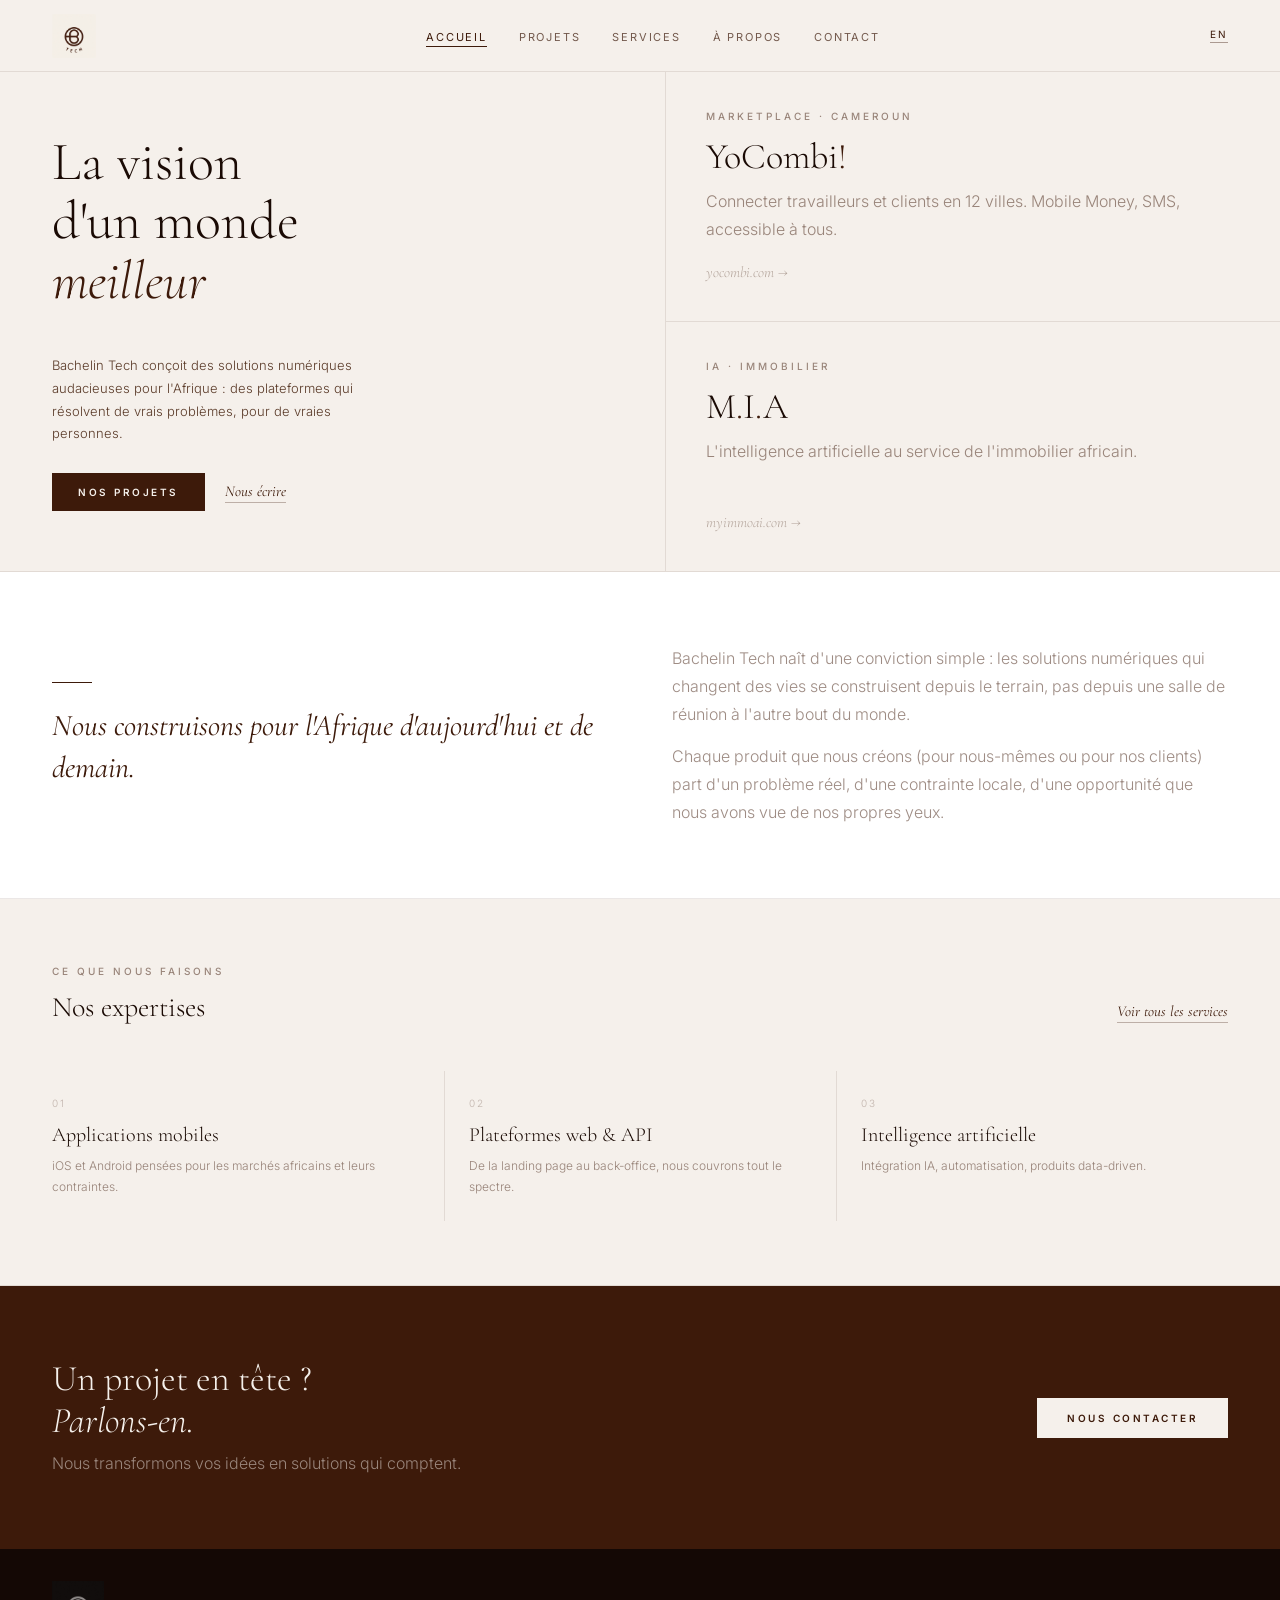
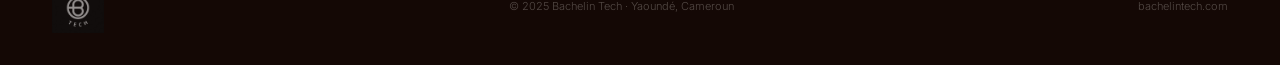
<file: index.html>
<!DOCTYPE html>
<html lang="fr">
<head>
  <meta charset="UTF-8">
  <meta name="viewport" content="width=device-width, initial-scale=1.0">
  <meta name="description" content="Bachelin Tech, solutions numériques pour l'Afrique. Yaoundé, Cameroun.">
  <title data-i18n="meta.title.home">Bachelin Tech | La vision d'un monde meilleur</title>
  <link rel="stylesheet" href="assets/css/main.css">
  <link rel="icon" type="image/png" href="assets/images/logo-btech.png">
</head>
<body>

  <nav id="main-nav">
    <a href="index.html" class="nav-brand"><img src="assets/images/logo-btech.png" alt="Bachelin Tech" class="nav-logo"></a>
    <ul class="nav-links">
      <li><a href="index.html"    data-i18n="nav.home">Accueil</a></li>
      <li><a href="projets.html"  data-i18n="nav.projects">Projets</a></li>
      <li><a href="services.html" data-i18n="nav.services">Services</a></li>
      <li><a href="a-propos.html" data-i18n="nav.about">À propos</a></li>
      <li><a href="contact.html"  data-i18n="nav.contact">Contact</a></li>
    </ul>
    <div class="nav-right">
      <button class="lang-toggle" id="lang-toggle">EN</button>
      <button class="nav-burger" id="nav-burger" aria-label="Menu">☰</button>
    </div>
  </nav>
  <div class="nav-mobile" id="mobile-nav">
    <button class="nav-mobile-close" id="mobile-nav-close">✕</button>
    <a href="index.html"    data-i18n="nav.home">Accueil</a>
    <a href="projets.html"  data-i18n="nav.projects">Projets</a>
    <a href="services.html" data-i18n="nav.services">Services</a>
    <a href="a-propos.html" data-i18n="nav.about">À propos</a>
    <a href="contact.html"  data-i18n="nav.contact">Contact</a>
  </div>

  <main>

    <!-- ═══ HERO SPLIT ═══════════════════════════════════════ -->
    <section class="hero-split">
      <div class="hero-left">
        <div>
          <p class="eyebrow" data-i18n="home.eyebrow"></p>
          <h1 class="hero-headline">
            <span data-i18n="home.headline1">La vision</span><br>
            <span data-i18n="home.headline2">d'un monde</span><br>
            <em class="brown" data-i18n="home.headline3">meilleur</em>
          </h1>
        </div>
        <div class="hero-meta">
          <p class="hero-tagline" data-i18n="home.tagline">Bachelin Tech conçoit des solutions numériques audacieuses pour l'Afrique : des plateformes qui résolvent de vrais problèmes, pour de vraies personnes.</p>
          <div class="hero-ctas">
            <a href="projets.html" class="btn-primary" data-i18n="home.cta.projects">Nos projets</a>
            <a href="contact.html" class="btn-ghost"   data-i18n="home.cta.contact">Nous écrire</a>
          </div>
        </div>
      </div>
      <div class="hero-right">
        <a href="projets.html#yocombi" class="hero-product">
          <div>
            <p class="eyebrow" data-i18n="home.prod1.eyebrow">Marketplace · Cameroun</p>
            <h2 class="prod-name">YoCombi<span class="brown">!</span></h2>
            <p data-i18n="home.prod1.desc">Connecter travailleurs et clients en 12 villes. Mobile Money, SMS, accessible à tous.</p>
          </div>
          <p class="prod-link">yocombi.com →</p>
        </a>
        <a href="projets.html#mia" class="hero-product">
          <div>
            <p class="eyebrow" data-i18n="home.prod2.eyebrow">IA · Immobilier</p>
            <h2 class="prod-name">M<span class="brown">.</span>I<span class="brown">.</span>A</h2>
            <p data-i18n="home.prod2.desc">L'intelligence artificielle au service de l'immobilier africain.</p>
          </div>
          <p class="prod-link">myimmoai.com →</p>
        </a>
      </div>
    </section>

    <!-- ═══ MANIFESTE ════════════════════════════════════════ -->
    <section class="manifeste">
      <div>
        <div class="rule"></div>
        <blockquote><em class="brown" data-i18n="home.manifeste.quote">Nous construisons pour l'Afrique d'aujourd'hui et de demain.</em></blockquote>
      </div>
      <div>
        <p data-i18n="home.manifeste.p1">Bachelin Tech naît d'une conviction simple : les solutions numériques qui changent des vies se construisent depuis le terrain, pas depuis une salle de réunion à l'autre bout du monde.</p>
        <p style="margin-top:14px" data-i18n="home.manifeste.p2">Chaque produit que nous créons (pour nous-mêmes ou pour nos clients) part d'un problème réel, d'une contrainte locale, d'une opportunité que nous avons vue de nos propres yeux.</p>
      </div>
    </section>

    <!-- ═══ SERVICES APERÇU ══════════════════════════════════ -->
    <section class="services-preview">
      <div class="section-top">
        <div>
          <p class="eyebrow" data-i18n="home.services.eyebrow">Ce que nous faisons</p>
          <h2 style="font-size:28px;margin-top:10px" data-i18n="home.services.title">Nos expertises</h2>
        </div>
        <a href="services.html" class="btn-ghost" data-i18n="home.services.seeall">Voir tous les services</a>
      </div>
      <div class="services-grid">
        <div class="svc-item">
          <p class="svc-num">01</p>
          <h3 class="svc-name" data-i18n="home.svc1.name">Applications mobiles</h3>
          <p class="svc-desc" data-i18n="home.svc1.desc">iOS et Android pensées pour les marchés africains et leurs contraintes.</p>
        </div>
        <div class="svc-item">
          <p class="svc-num">02</p>
          <h3 class="svc-name" data-i18n="home.svc2.name">Plateformes web & API</h3>
          <p class="svc-desc" data-i18n="home.svc2.desc">De la landing page au back-office, nous couvrons tout le spectre.</p>
        </div>
        <div class="svc-item">
          <p class="svc-num">03</p>
          <h3 class="svc-name" data-i18n="home.svc3.name">Intelligence artificielle</h3>
          <p class="svc-desc" data-i18n="home.svc3.desc">Intégration IA, automatisation, produits data-driven.</p>
        </div>
      </div>
    </section>

    <!-- ═══ CTA BAND ═════════════════════════════════════════ -->
    <div class="cta-band">
      <div>
        <h2><span data-i18n="cta.headline1">Un projet en tête ?</span><br><em data-i18n="cta.headline2">Parlons-en.</em></h2>
        <p data-i18n="cta.sub">Nous transformons vos idées en solutions qui comptent.</p>
      </div>
      <a href="contact.html" class="btn-light" data-i18n="cta.btn">Nous contacter</a>
    </div>

  </main>

  <footer id="main-footer">
    <img src="assets/images/logo-btech.png" alt="Bachelin Tech" class="footer-logo">
    <p class="footer-copy" data-i18n="footer.copy">© 2025 Bachelin Tech · Yaoundé, Cameroun</p>
    <p class="footer-copy">bachelintech.com</p>
  </footer>
  <script src="assets/js/i18n.js"></script>
  <script src="assets/js/main.js"></script>
</body>
</html>
</file>
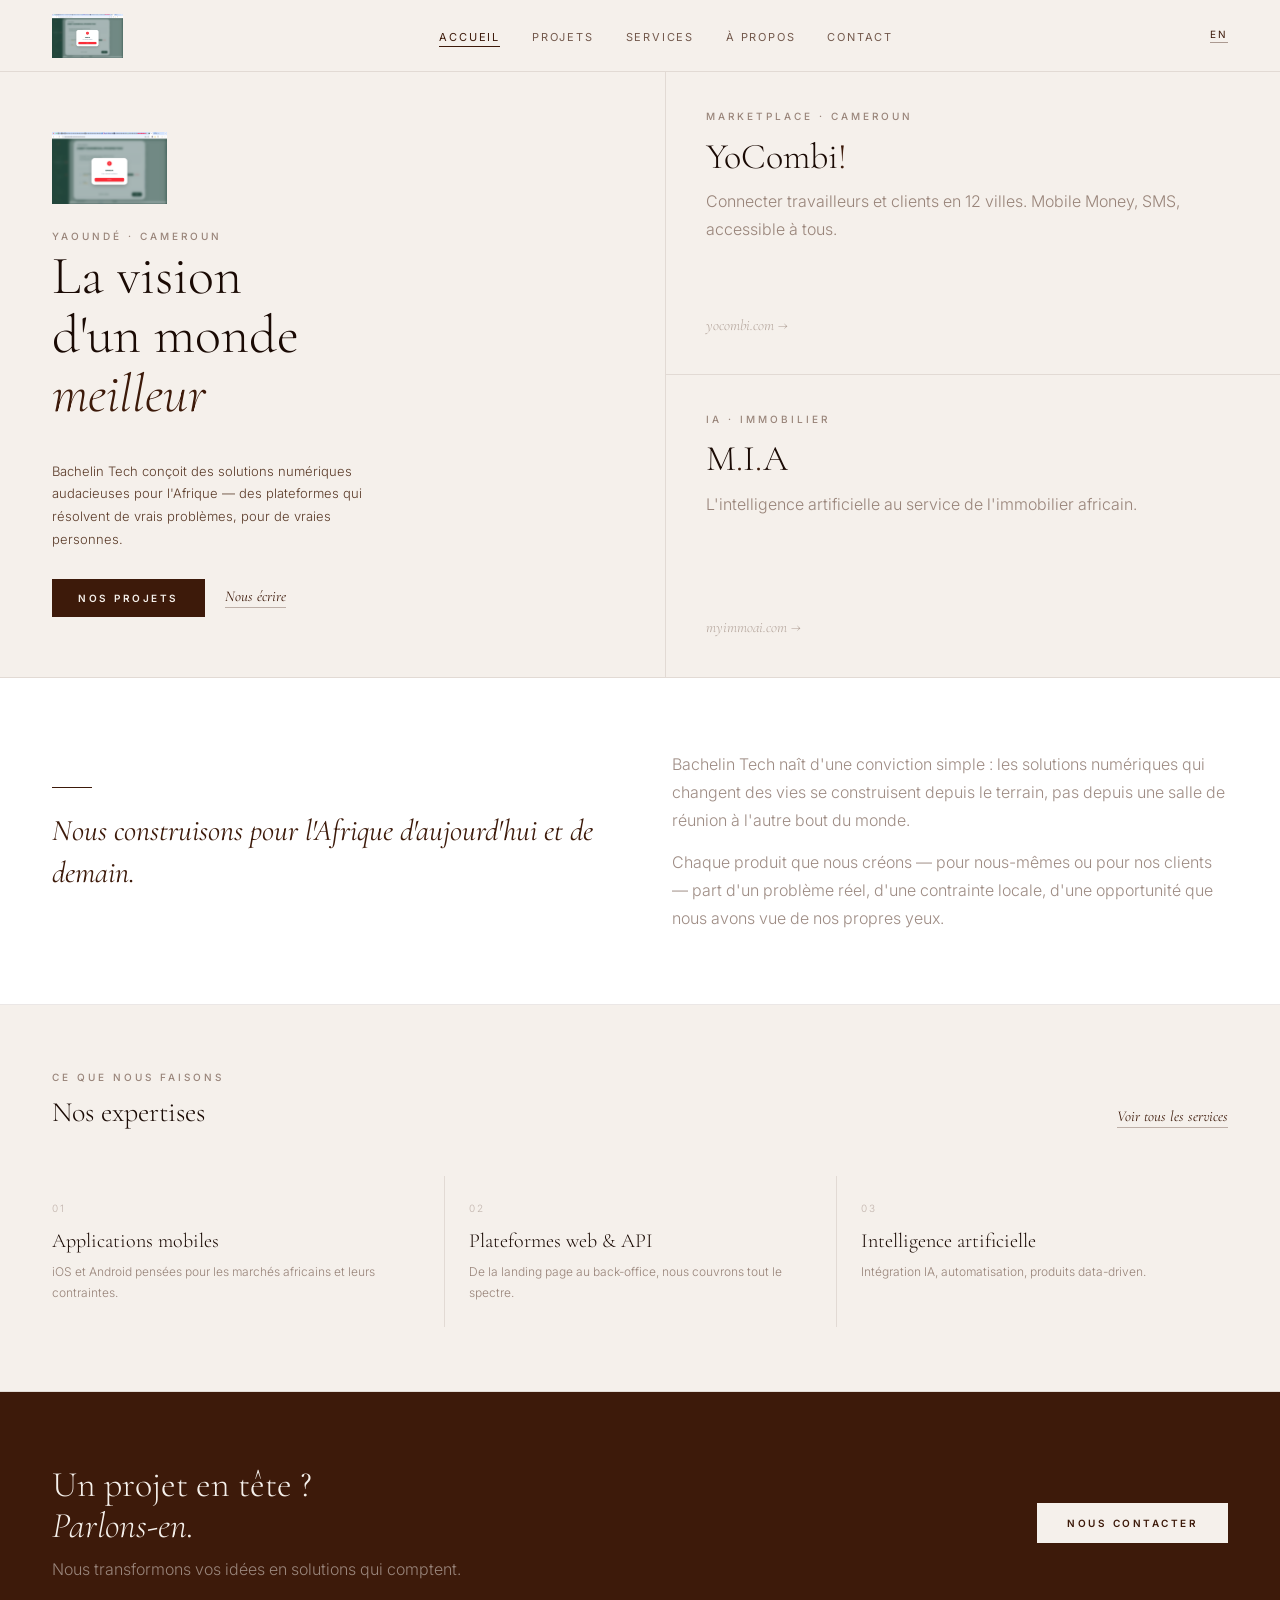
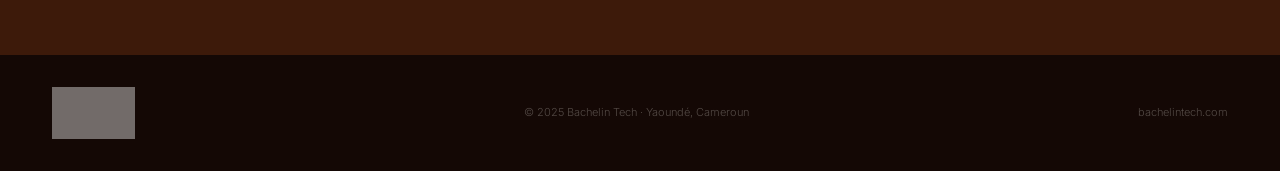
<file: BTech Web/index.html>
<!DOCTYPE html>
<html lang="fr">
<head>
  <meta charset="UTF-8">
  <meta name="viewport" content="width=device-width, initial-scale=1.0">
  <meta name="description" content="Bachelin Tech — Solutions numériques pour l'Afrique. Yaoundé, Cameroun.">
  <title data-i18n="meta.title.home">Bachelin Tech — La vision d'un monde meilleur</title>
  <link rel="stylesheet" href="assets/css/main.css">
  <link rel="icon" type="image/png" href="assets/images/logo-btech.png">
</head>
<body>

  <nav id="main-nav">
    <a href="index.html" class="nav-brand"><img src="assets/images/logo-btech.png" alt="Bachelin Tech" class="nav-logo"></a>
    <ul class="nav-links">
      <li><a href="index.html"    data-i18n="nav.home">Accueil</a></li>
      <li><a href="projets.html"  data-i18n="nav.projects">Projets</a></li>
      <li><a href="services.html" data-i18n="nav.services">Services</a></li>
      <li><a href="a-propos.html" data-i18n="nav.about">À propos</a></li>
      <li><a href="contact.html"  data-i18n="nav.contact">Contact</a></li>
    </ul>
    <div class="nav-right">
      <button class="lang-toggle" id="lang-toggle">EN</button>
      <button class="nav-burger" id="nav-burger" aria-label="Menu">☰</button>
    </div>
  </nav>
  <div class="nav-mobile" id="mobile-nav">
    <button class="nav-mobile-close" id="mobile-nav-close">✕</button>
    <a href="index.html"    data-i18n="nav.home">Accueil</a>
    <a href="projets.html"  data-i18n="nav.projects">Projets</a>
    <a href="services.html" data-i18n="nav.services">Services</a>
    <a href="a-propos.html" data-i18n="nav.about">À propos</a>
    <a href="contact.html"  data-i18n="nav.contact">Contact</a>
  </div>

  <main>

    <!-- ═══ HERO SPLIT ═══════════════════════════════════════ -->
    <section class="hero-split">
      <div class="hero-left">
        <div>
          <img src="assets/images/logo-btech.png" alt="Bachelin Tech" class="hero-logo">
          <p class="eyebrow" data-i18n="home.eyebrow">Yaoundé · Cameroun</p>
          <h1 class="hero-headline">
            <span data-i18n="home.headline1">La vision</span><br>
            <span data-i18n="home.headline2">d'un monde</span><br>
            <em class="brown" data-i18n="home.headline3">meilleur</em>
          </h1>
        </div>
        <div class="hero-meta">
          <p class="hero-tagline" data-i18n="home.tagline">Bachelin Tech conçoit des solutions numériques audacieuses pour l'Afrique — des plateformes qui résolvent de vrais problèmes, pour de vraies personnes.</p>
          <div class="hero-ctas">
            <a href="projets.html" class="btn-primary" data-i18n="home.cta.projects">Nos projets</a>
            <a href="contact.html" class="btn-ghost"   data-i18n="home.cta.contact">Nous écrire</a>
          </div>
        </div>
      </div>
      <div class="hero-right">
        <a href="projets.html#yocombi" class="hero-product">
          <div>
            <p class="eyebrow" data-i18n="home.prod1.eyebrow">Marketplace · Cameroun</p>
            <h2 class="prod-name">YoCombi<span class="brown">!</span></h2>
            <p data-i18n="home.prod1.desc">Connecter travailleurs et clients en 12 villes. Mobile Money, SMS, accessible à tous.</p>
          </div>
          <p class="prod-link">yocombi.com →</p>
        </a>
        <a href="projets.html#mia" class="hero-product">
          <div>
            <p class="eyebrow" data-i18n="home.prod2.eyebrow">IA · Immobilier</p>
            <h2 class="prod-name">M<span class="brown">.</span>I<span class="brown">.</span>A</h2>
            <p data-i18n="home.prod2.desc">L'intelligence artificielle au service de l'immobilier africain.</p>
          </div>
          <p class="prod-link">myimmoai.com →</p>
        </a>
      </div>
    </section>

    <!-- ═══ MANIFESTE ════════════════════════════════════════ -->
    <section class="manifeste">
      <div>
        <div class="rule"></div>
        <blockquote><em class="brown" data-i18n="home.manifeste.quote">Nous construisons pour l'Afrique d'aujourd'hui et de demain.</em></blockquote>
      </div>
      <div>
        <p data-i18n="home.manifeste.p1">Bachelin Tech naît d'une conviction simple : les solutions numériques qui changent des vies se construisent depuis le terrain, pas depuis une salle de réunion à l'autre bout du monde.</p>
        <p style="margin-top:14px" data-i18n="home.manifeste.p2">Chaque produit que nous créons — pour nous-mêmes ou pour nos clients — part d'un problème réel, d'une contrainte locale, d'une opportunité que nous avons vue de nos propres yeux.</p>
      </div>
    </section>

    <!-- ═══ SERVICES APERÇU ══════════════════════════════════ -->
    <section class="services-preview">
      <div class="section-top">
        <div>
          <p class="eyebrow" data-i18n="home.services.eyebrow">Ce que nous faisons</p>
          <h2 style="font-size:28px;margin-top:10px" data-i18n="home.services.title">Nos expertises</h2>
        </div>
        <a href="services.html" class="btn-ghost" data-i18n="home.services.seeall">Voir tous les services</a>
      </div>
      <div class="services-grid">
        <div class="svc-item">
          <p class="svc-num">01</p>
          <h3 class="svc-name" data-i18n="home.svc1.name">Applications mobiles</h3>
          <p class="svc-desc" data-i18n="home.svc1.desc">iOS et Android pensées pour les marchés africains et leurs contraintes.</p>
        </div>
        <div class="svc-item">
          <p class="svc-num">02</p>
          <h3 class="svc-name" data-i18n="home.svc2.name">Plateformes web & API</h3>
          <p class="svc-desc" data-i18n="home.svc2.desc">De la landing page au back-office, nous couvrons tout le spectre.</p>
        </div>
        <div class="svc-item">
          <p class="svc-num">03</p>
          <h3 class="svc-name" data-i18n="home.svc3.name">Intelligence artificielle</h3>
          <p class="svc-desc" data-i18n="home.svc3.desc">Intégration IA, automatisation, produits data-driven.</p>
        </div>
      </div>
    </section>

    <!-- ═══ CTA BAND ═════════════════════════════════════════ -->
    <div class="cta-band">
      <div>
        <h2><span data-i18n="cta.headline1">Un projet en tête ?</span><br><em data-i18n="cta.headline2">Parlons-en.</em></h2>
        <p data-i18n="cta.sub">Nous transformons vos idées en solutions qui comptent.</p>
      </div>
      <a href="contact.html" class="btn-light" data-i18n="cta.btn">Nous contacter</a>
    </div>

  </main>

  <footer id="main-footer">
    <img src="assets/images/logo-btech.png" alt="Bachelin Tech" class="footer-logo">
    <p class="footer-copy" data-i18n="footer.copy">© 2025 Bachelin Tech · Yaoundé, Cameroun</p>
    <p class="footer-copy">bachelintech.com</p>
  </footer>
  <script src="assets/js/i18n.js"></script>
  <script src="assets/js/main.js"></script>
</body>
</html>
</file>
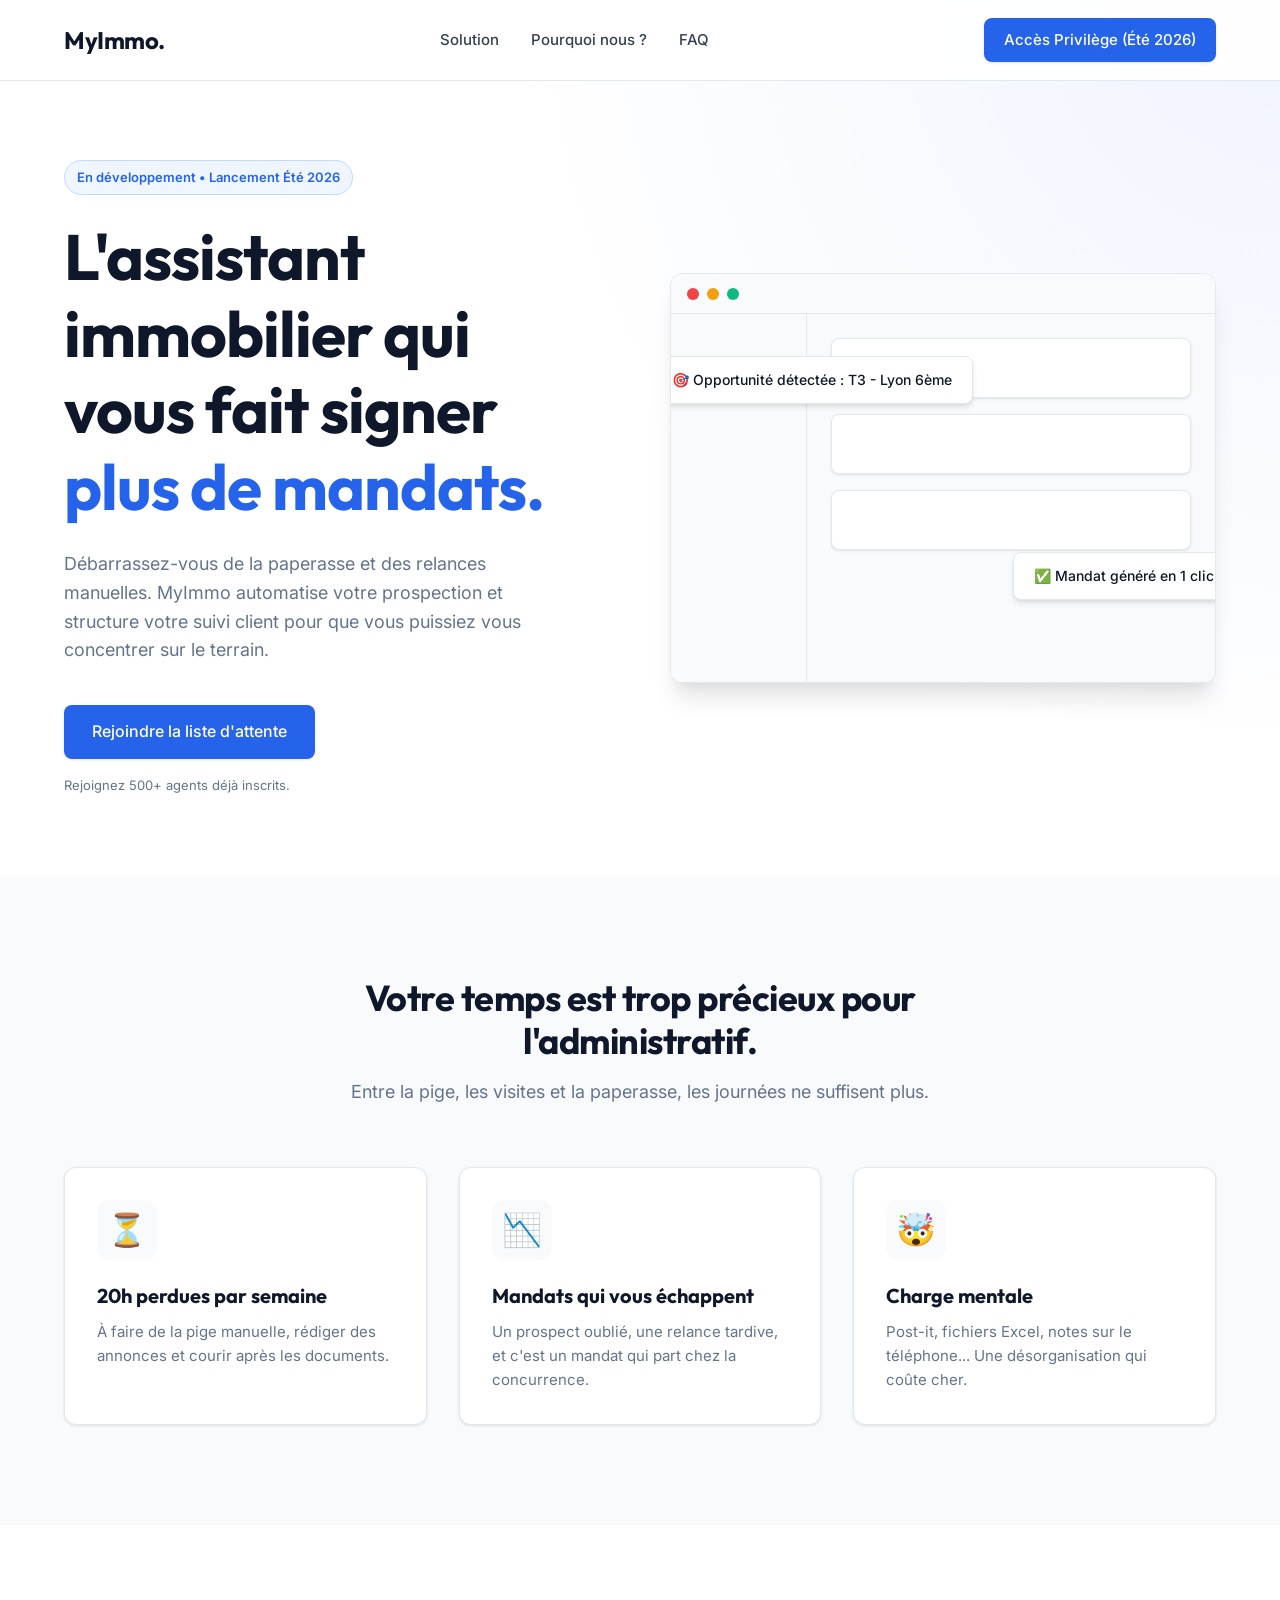
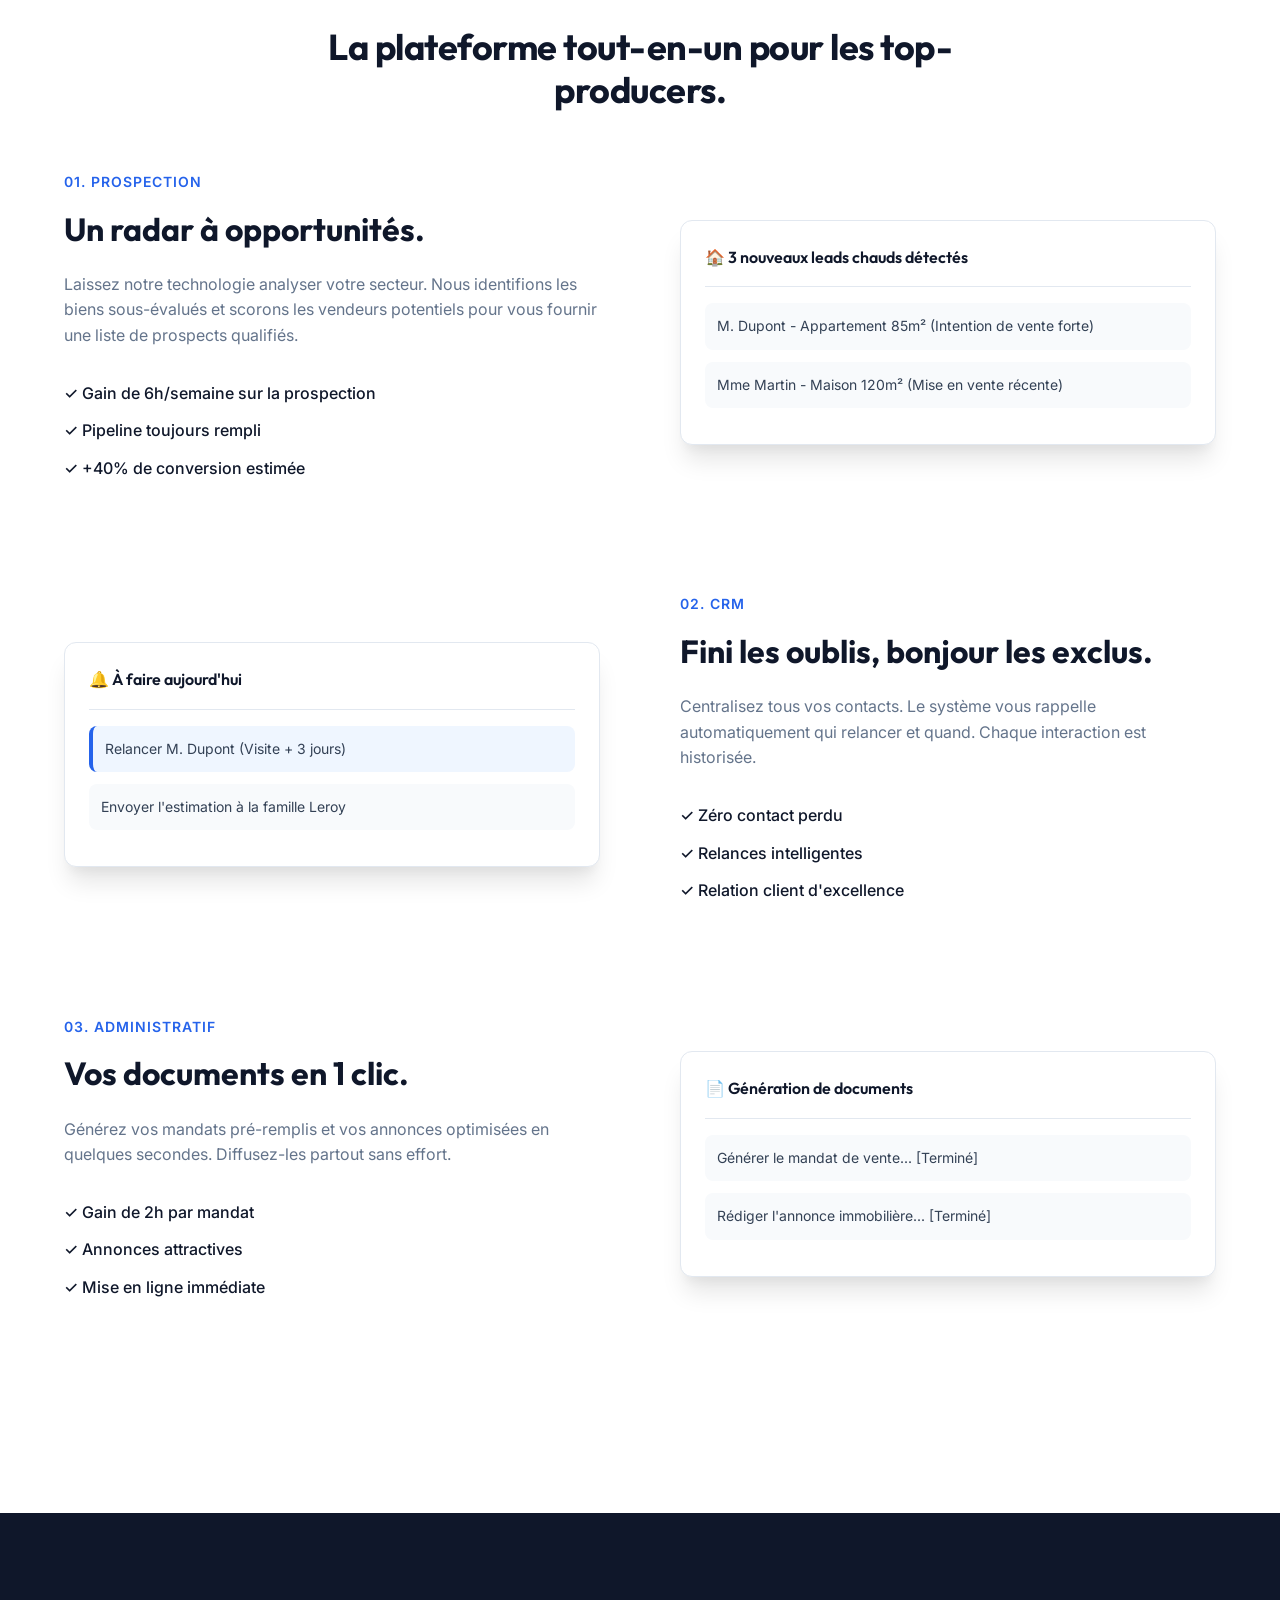
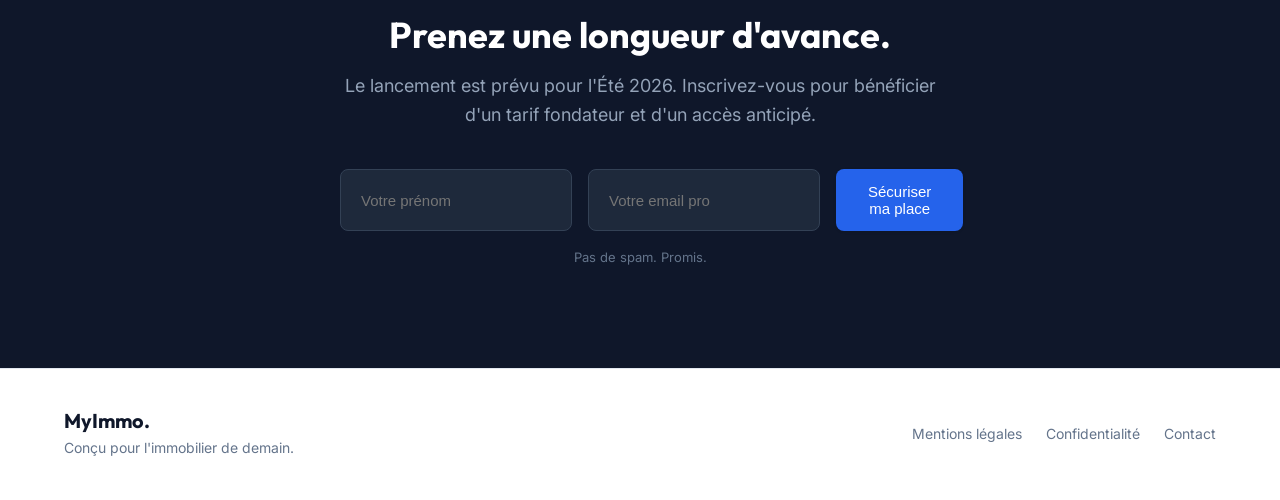
<file: myimmoai_landing/index.html>
<!DOCTYPE html>
<html lang="fr">
<head>
    <meta charset="UTF-8">
    <meta name="viewport" content="width=device-width, initial-scale=1.0">
    <title>MyImmo - Signez plus de mandats, on gère le reste.</title>
    <link rel="preconnect" href="https://fonts.googleapis.com">
    <link rel="preconnect" href="https://fonts.gstatic.com" crossorigin>
    <link href="https://fonts.googleapis.com/css2?family=Outfit:wght@300;400;500;600;700&family=Inter:wght@400;500;600&display=swap" rel="stylesheet">
    <link rel="stylesheet" href="styles.css">
</head>
<body>
    <header class="navbar">
        <div class="container nav-container">
            <div class="logo">MyImmo.</div>
            <nav class="nav-links">
                <a href="#solution">Solution</a>
                <a href="#comparaison">Pourquoi nous ?</a>
                <a href="#faq">FAQ</a>
            </nav>
            <div class="nav-actions">
                <a href="#waitlist" class="btn btn-primary">Accès Privilège (Été 2026)</a>
            </div>
        </div>
    </header>

    <main>
        <!-- HERO SECTION -->
        <section class="hero">
            <div class="container hero-container">
                <div class="hero-content">
                    <div class="badge">En développement • Lancement Été 2026</div>
                    <h1>L'assistant immobilier qui vous fait signer <span class="highlight">plus de mandats.</span></h1>
                    <p class="hero-subtitle">
                        Débarrassez-vous de la paperasse et des relances manuelles. 
                        MyImmo automatise votre prospection et structure votre suivi client 
                        pour que vous puissiez vous concentrer sur le terrain.
                    </p>
                    <div class="hero-cta">
                        <a href="#waitlist" class="btn btn-primary btn-large">Rejoindre la liste d'attente</a>
                        <p class="trust-text">Rejoignez 500+ agents déjà inscrits.</p>
                    </div>
                </div>
                <div class="hero-visual">
                    <!-- Placeholder for a high-fidelity mockup -->
                    <div class="mockup-window">
                        <div class="mockup-header">
                            <span class="dot red"></span>
                            <span class="dot yellow"></span>
                            <span class="dot green"></span>
                        </div>
                        <div class="mockup-body">
                            <div class="mockup-sidebar"></div>
                            <div class="mockup-content">
                                <div class="mockup-card"></div>
                                <div class="mockup-card"></div>
                                <div class="mockup-card"></div>
                            </div>
                        </div>
                        <div class="mockup-overlay">
                            <div class="floating-badge">🎯 Opportunité détectée : T3 - Lyon 6ème</div>
                            <div class="floating-badge delay-1">✅ Mandat généré en 1 clic</div>
                        </div>
                    </div>
                </div>
            </div>
        </section>

        <!-- PROBLEMATIQUE -->
        <section class="pain-points bg-light">
            <div class="container">
                <div class="section-header">
                    <h2>Votre temps est trop précieux pour l'administratif.</h2>
                    <p>Entre la pige, les visites et la paperasse, les journées ne suffisent plus.</p>
                </div>
                
                <div class="grid-3">
                    <div class="card pain-card">
                        <div class="icon-wrapper">⏳</div>
                        <h3>20h perdues par semaine</h3>
                        <p>À faire de la pige manuelle, rédiger des annonces et courir après les documents.</p>
                    </div>
                    <div class="card pain-card">
                        <div class="icon-wrapper">📉</div>
                        <h3>Mandats qui vous échappent</h3>
                        <p>Un prospect oublié, une relance tardive, et c'est un mandat qui part chez la concurrence.</p>
                    </div>
                    <div class="card pain-card">
                        <div class="icon-wrapper">🤯</div>
                        <h3>Charge mentale</h3>
                        <p>Post-it, fichiers Excel, notes sur le téléphone... Une désorganisation qui coûte cher.</p>
                    </div>
                </div>
            </div>
        </section>

        <!-- SOLUTION (Les 3 piliers) -->
        <section id="solution" class="solution">
            <div class="container">
                <div class="section-header">
                    <h2>La plateforme tout-en-un pour les top-producers.</h2>
                </div>

                <div class="feature-row">
                    <div class="feature-text">
                        <span class="feature-label">01. Prospection</span>
                        <h3>Un radar à opportunités.</h3>
                        <p>Laissez notre technologie analyser votre secteur. Nous identifions les biens sous-évalués et scorons les vendeurs potentiels pour vous fournir une liste de prospects qualifiés.</p>
                        <ul class="benefit-list">
                            <li>✓ Gain de 6h/semaine sur la prospection</li>
                            <li>✓ Pipeline toujours rempli</li>
                            <li>✓ +40% de conversion estimée</li>
                        </ul>
                    </div>
                    <div class="feature-visual">
                        <div class="ui-snippet">
                            <div class="snippet-header">🏠 3 nouveaux leads chauds détectés</div>
                            <div class="snippet-item">M. Dupont - Appartement 85m² (Intention de vente forte)</div>
                            <div class="snippet-item">Mme Martin - Maison 120m² (Mise en vente récente)</div>
                        </div>
                    </div>
                </div>

                <div class="feature-row reverse">
                    <div class="feature-text">
                        <span class="feature-label">02. CRM</span>
                        <h3>Fini les oublis, bonjour les exclus.</h3>
                        <p>Centralisez tous vos contacts. Le système vous rappelle automatiquement qui relancer et quand. Chaque interaction est historisée.</p>
                        <ul class="benefit-list">
                            <li>✓ Zéro contact perdu</li>
                            <li>✓ Relances intelligentes</li>
                            <li>✓ Relation client d'excellence</li>
                        </ul>
                    </div>
                    <div class="feature-visual">
                         <div class="ui-snippet">
                            <div class="snippet-header">🔔 À faire aujourd'hui</div>
                            <div class="snippet-item action-req">Relancer M. Dupont (Visite + 3 jours)</div>
                            <div class="snippet-item">Envoyer l'estimation à la famille Leroy</div>
                        </div>
                    </div>
                </div>

                <div class="feature-row">
                    <div class="feature-text">
                        <span class="feature-label">03. Administratif</span>
                        <h3>Vos documents en 1 clic.</h3>
                        <p>Générez vos mandats pré-remplis et vos annonces optimisées en quelques secondes. Diffusez-les partout sans effort.</p>
                        <ul class="benefit-list">
                            <li>✓ Gain de 2h par mandat</li>
                            <li>✓ Annonces attractives</li>
                            <li>✓ Mise en ligne immédiate</li>
                        </ul>
                    </div>
                    <div class="feature-visual">
                         <div class="ui-snippet">
                            <div class="snippet-header">📄 Génération de documents</div>
                            <div class="snippet-item">Générer le mandat de vente... [Terminé]</div>
                            <div class="snippet-item">Rédiger l'annonce immobilière... [Terminé]</div>
                        </div>
                    </div>
                </div>
            </div>
        </section>

        <!-- WAITLIST SECTION -->
        <section id="waitlist" class="cta-section">
            <div class="container">
                <div class="cta-box">
                    <h2>Prenez une longueur d'avance.</h2>
                    <p>Le lancement est prévu pour l'Été 2026. Inscrivez-vous pour bénéficier d'un tarif fondateur et d'un accès anticipé.</p>
                    
                    <form class="waitlist-form" onsubmit="event.preventDefault(); alert('Inscrit avec succès !');">
                        <input type="text" placeholder="Votre prénom" required>
                        <input type="email" placeholder="Votre email pro" required>
                        <button type="submit" class="btn btn-primary">Sécuriser ma place</button>
                    </form>
                    <p class="trust-note">Pas de spam. Promis.</p>
                </div>
            </div>
        </section>
    </main>

    <footer>
        <div class="container footer-container">
            <div class="footer-brand">
                <h3>MyImmo.</h3>
                <p>Conçu pour l'immobilier de demain.</p>
            </div>
            <div class="footer-links">
                <a href="#">Mentions légales</a>
                <a href="#">Confidentialité</a>
                <a href="#">Contact</a>
            </div>
        </div>
    </footer>
    <script src="script.js"></script>
</body>
</html>
</file>
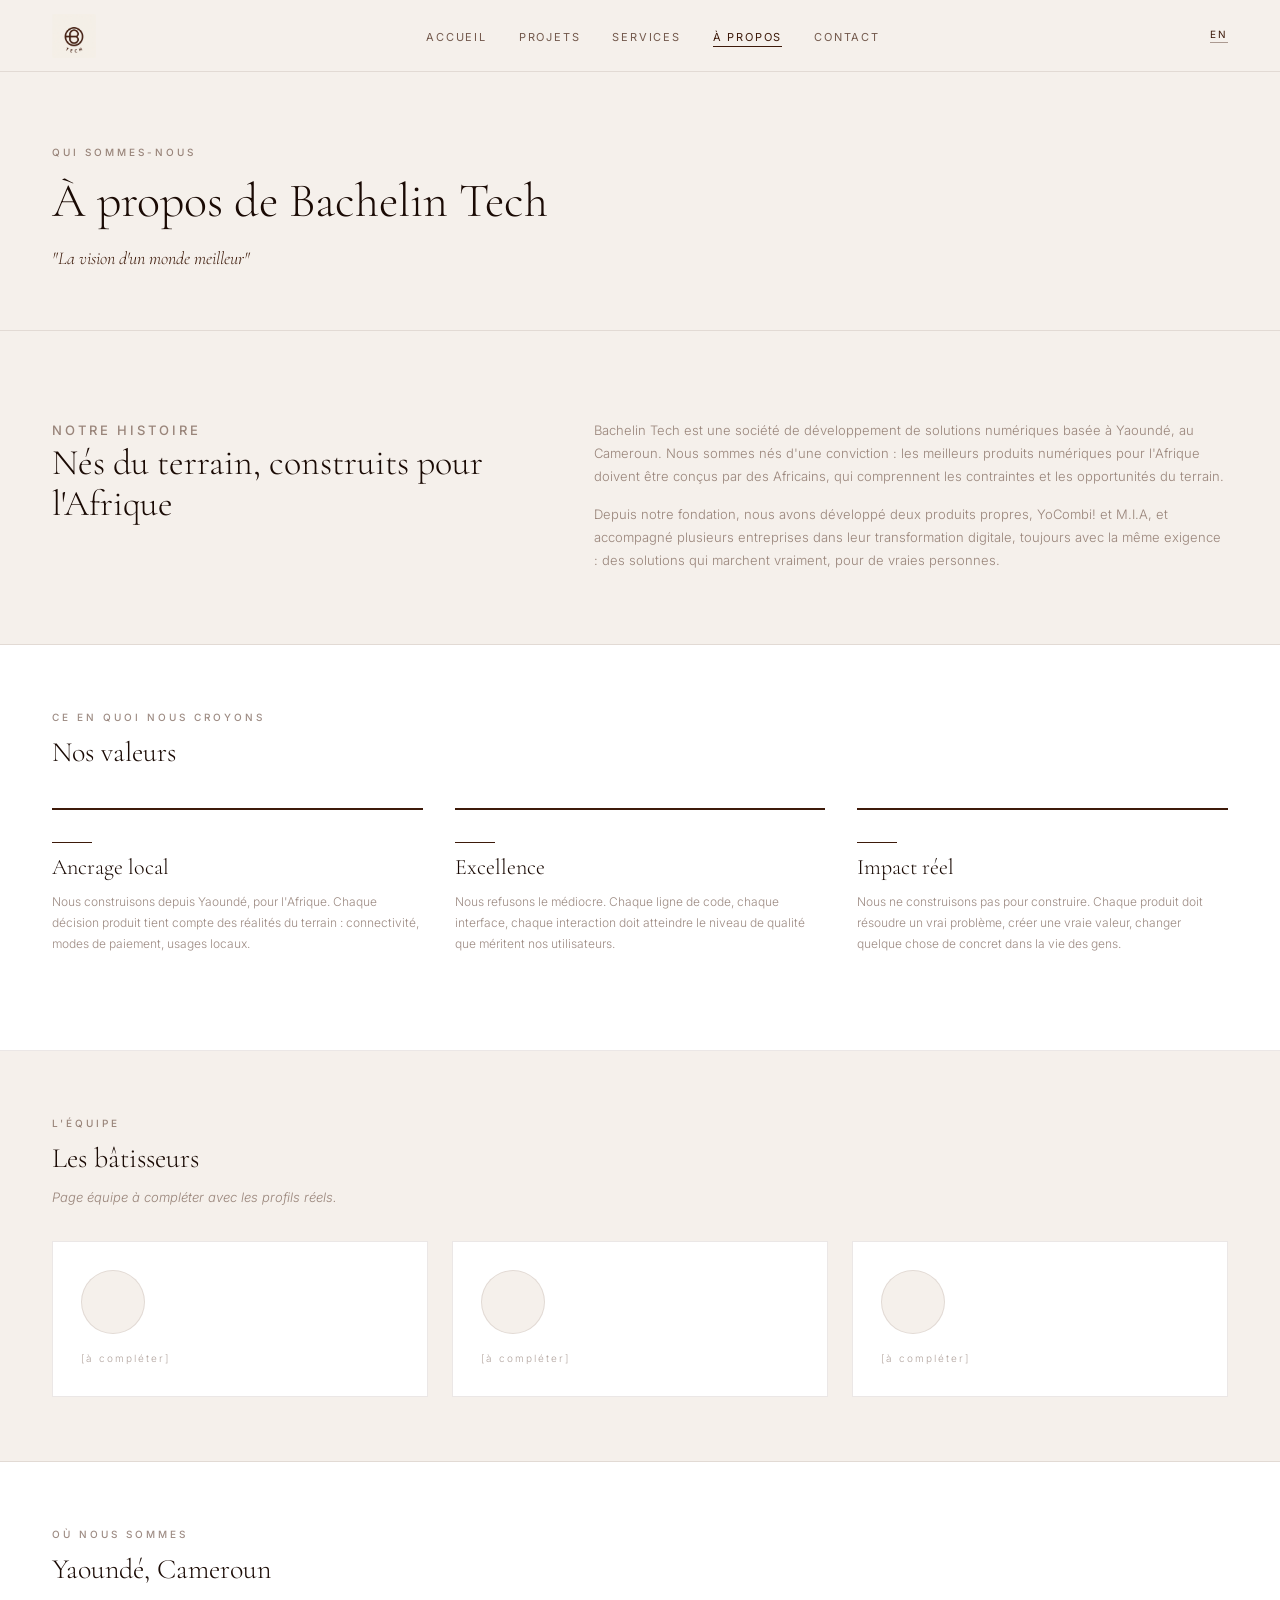
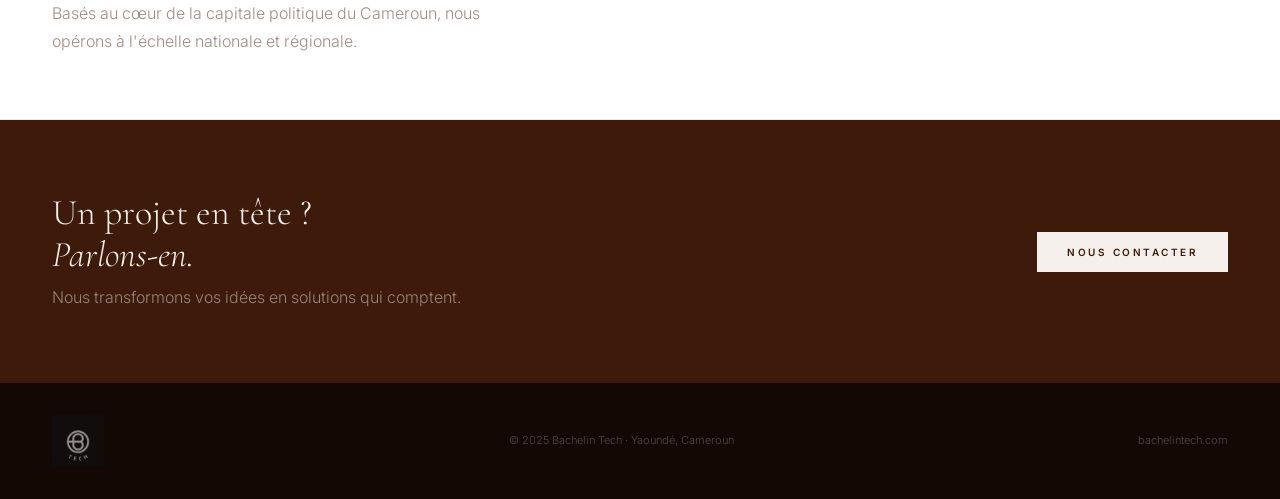
<file: a-propos.html>
<!DOCTYPE html>
<html lang="fr">
<head>
  <meta charset="UTF-8">
  <meta name="viewport" content="width=device-width, initial-scale=1.0">
  <meta name="description" content="À propos de Bachelin Tech : Histoire, valeurs, équipe. Yaoundé, Cameroun.">
  <title data-i18n="meta.title.about">À propos | Bachelin Tech</title>
  <link rel="stylesheet" href="assets/css/main.css">
  <link rel="icon" type="image/png" href="assets/images/logo-btech.png">
</head>
<body>

  <nav id="main-nav">
    <a href="index.html" class="nav-brand"><img src="assets/images/logo-btech.png" alt="Bachelin Tech" class="nav-logo"></a>
    <ul class="nav-links">
      <li><a href="index.html"    data-i18n="nav.home">Accueil</a></li>
      <li><a href="projets.html"  data-i18n="nav.projects">Projets</a></li>
      <li><a href="services.html" data-i18n="nav.services">Services</a></li>
      <li><a href="a-propos.html" data-i18n="nav.about">À propos</a></li>
      <li><a href="contact.html"  data-i18n="nav.contact">Contact</a></li>
    </ul>
    <div class="nav-right">
      <button class="lang-toggle" id="lang-toggle">EN</button>
      <button class="nav-burger" id="nav-burger" aria-label="Menu">☰</button>
    </div>
  </nav>
  <div class="nav-mobile" id="mobile-nav">
    <button class="nav-mobile-close" id="mobile-nav-close">✕</button>
    <a href="index.html"    data-i18n="nav.home">Accueil</a>
    <a href="projets.html"  data-i18n="nav.projects">Projets</a>
    <a href="services.html" data-i18n="nav.services">Services</a>
    <a href="a-propos.html" data-i18n="nav.about">À propos</a>
    <a href="contact.html"  data-i18n="nav.contact">Contact</a>
  </div>

  <main>

    <header class="page-hero">
      <p class="eyebrow" data-i18n="about.eyebrow">Qui sommes-nous</p>
      <h1 data-i18n="about.title">À propos de Bachelin Tech</h1>
      <p style="margin-top:14px;font-family:'Cormorant Garamond',Georgia,serif;font-size:18px;font-style:italic;color:#3D1A0A" data-i18n="about.sub">"La vision d'un monde meilleur"</p>
    </header>

    <!-- ═══ HISTOIRE ═════════════════════════════════════════ -->
    <section class="about-histoire">
      <div>
        <p class="eyebrow" data-i18n="about.h.eyebrow">Notre histoire</p>
        <h2 data-i18n="about.h.title">Nés du terrain, construits pour l'Afrique</h2>
      </div>
      <div>
        <p data-i18n="about.h.p1">Bachelin Tech est une société de développement de solutions numériques basée à Yaoundé, au Cameroun. Nous sommes nés d'une conviction : les meilleurs produits numériques pour l'Afrique doivent être conçus par des Africains, qui comprennent les contraintes et les opportunités du terrain.</p>
        <p style="margin-top:16px" data-i18n="about.h.p2">Depuis notre fondation, nous avons développé deux produits propres, YoCombi! et M.I.A, et accompagné plusieurs entreprises dans leur transformation digitale, toujours avec la même exigence : des solutions qui marchent vraiment, pour de vraies personnes.</p>
      </div>
    </section>

    <!-- ═══ VALEURS ═══════════════════════════════════════════ -->
    <section class="values-section">
      <p class="eyebrow" data-i18n="about.v.eyebrow">Ce en quoi nous croyons</p>
      <h2 style="font-size:28px;margin-top:10px" data-i18n="about.v.title">Nos valeurs</h2>
      <div class="values-grid">
        <div class="value-card">
          <div class="rule"></div>
          <h3 class="value-name" data-i18n="about.v1.name">Ancrage local</h3>
          <p class="value-desc" data-i18n="about.v1.desc">Nous construisons depuis Yaoundé, pour l'Afrique. Chaque décision produit tient compte des réalités du terrain : connectivité, modes de paiement, usages locaux.</p>
        </div>
        <div class="value-card">
          <div class="rule"></div>
          <h3 class="value-name" data-i18n="about.v2.name">Excellence</h3>
          <p class="value-desc" data-i18n="about.v2.desc">Nous refusons le médiocre. Chaque ligne de code, chaque interface, chaque interaction doit atteindre le niveau de qualité que méritent nos utilisateurs.</p>
        </div>
        <div class="value-card">
          <div class="rule"></div>
          <h3 class="value-name" data-i18n="about.v3.name">Impact réel</h3>
          <p class="value-desc" data-i18n="about.v3.desc">Nous ne construisons pas pour construire. Chaque produit doit résoudre un vrai problème, créer une vraie valeur, changer quelque chose de concret dans la vie des gens.</p>
        </div>
      </div>
    </section>

    <!-- ═══ ÉQUIPE ════════════════════════════════════════════ -->
    <section class="team-section">
      <p class="eyebrow" data-i18n="about.team.eyebrow">L'équipe</p>
      <h2 style="font-size:28px;margin-top:10px" data-i18n="about.team.title">Les bâtisseurs</h2>
      <p style="margin-top:12px;font-style:italic;color:rgba(61,26,10,0.5);font-family:'Inter',sans-serif;font-size:13px" data-i18n="about.team.note">Page équipe à compléter avec les profils réels.</p>
      <div class="team-grid">
        <div class="team-placeholder">
          <div class="team-avatar"></div>
          <p style="font-family:'Inter',sans-serif;font-size:10px;letter-spacing:2px;color:rgba(61,26,10,0.4)">[à compléter]</p>
        </div>
        <div class="team-placeholder">
          <div class="team-avatar"></div>
          <p style="font-family:'Inter',sans-serif;font-size:10px;letter-spacing:2px;color:rgba(61,26,10,0.4)">[à compléter]</p>
        </div>
        <div class="team-placeholder">
          <div class="team-avatar"></div>
          <p style="font-family:'Inter',sans-serif;font-size:10px;letter-spacing:2px;color:rgba(61,26,10,0.4)">[à compléter]</p>
        </div>
      </div>
    </section>

    <!-- ═══ LOCALISATION ══════════════════════════════════════ -->
    <section class="section" style="border-bottom:1px solid rgba(61,26,10,0.1);background:#ffffff">
      <p class="eyebrow" data-i18n="about.location.eyebrow">Où nous sommes</p>
      <h2 style="font-size:28px;margin-top:10px" data-i18n="about.location.title">Yaoundé, Cameroun</h2>
      <p style="margin-top:14px;max-width:480px" data-i18n="about.location.desc">Basés au cœur de la capitale politique du Cameroun, nous opérons à l'échelle nationale et régionale.</p>
    </section>

    <div class="cta-band">
      <div>
        <h2><span data-i18n="cta.headline1">Un projet en tête ?</span><br><em data-i18n="cta.headline2">Parlons-en.</em></h2>
        <p data-i18n="cta.sub">Nous transformons vos idées en solutions qui comptent.</p>
      </div>
      <a href="contact.html" class="btn-light" data-i18n="cta.btn">Nous contacter</a>
    </div>

  </main>

  <footer id="main-footer">
    <img src="assets/images/logo-btech.png" alt="Bachelin Tech" class="footer-logo">
    <p class="footer-copy" data-i18n="footer.copy">© 2025 Bachelin Tech · Yaoundé, Cameroun</p>
    <p class="footer-copy">bachelintech.com</p>
  </footer>
  <script src="assets/js/i18n.js"></script>
  <script src="assets/js/main.js"></script>
</body>
</html>
</file>
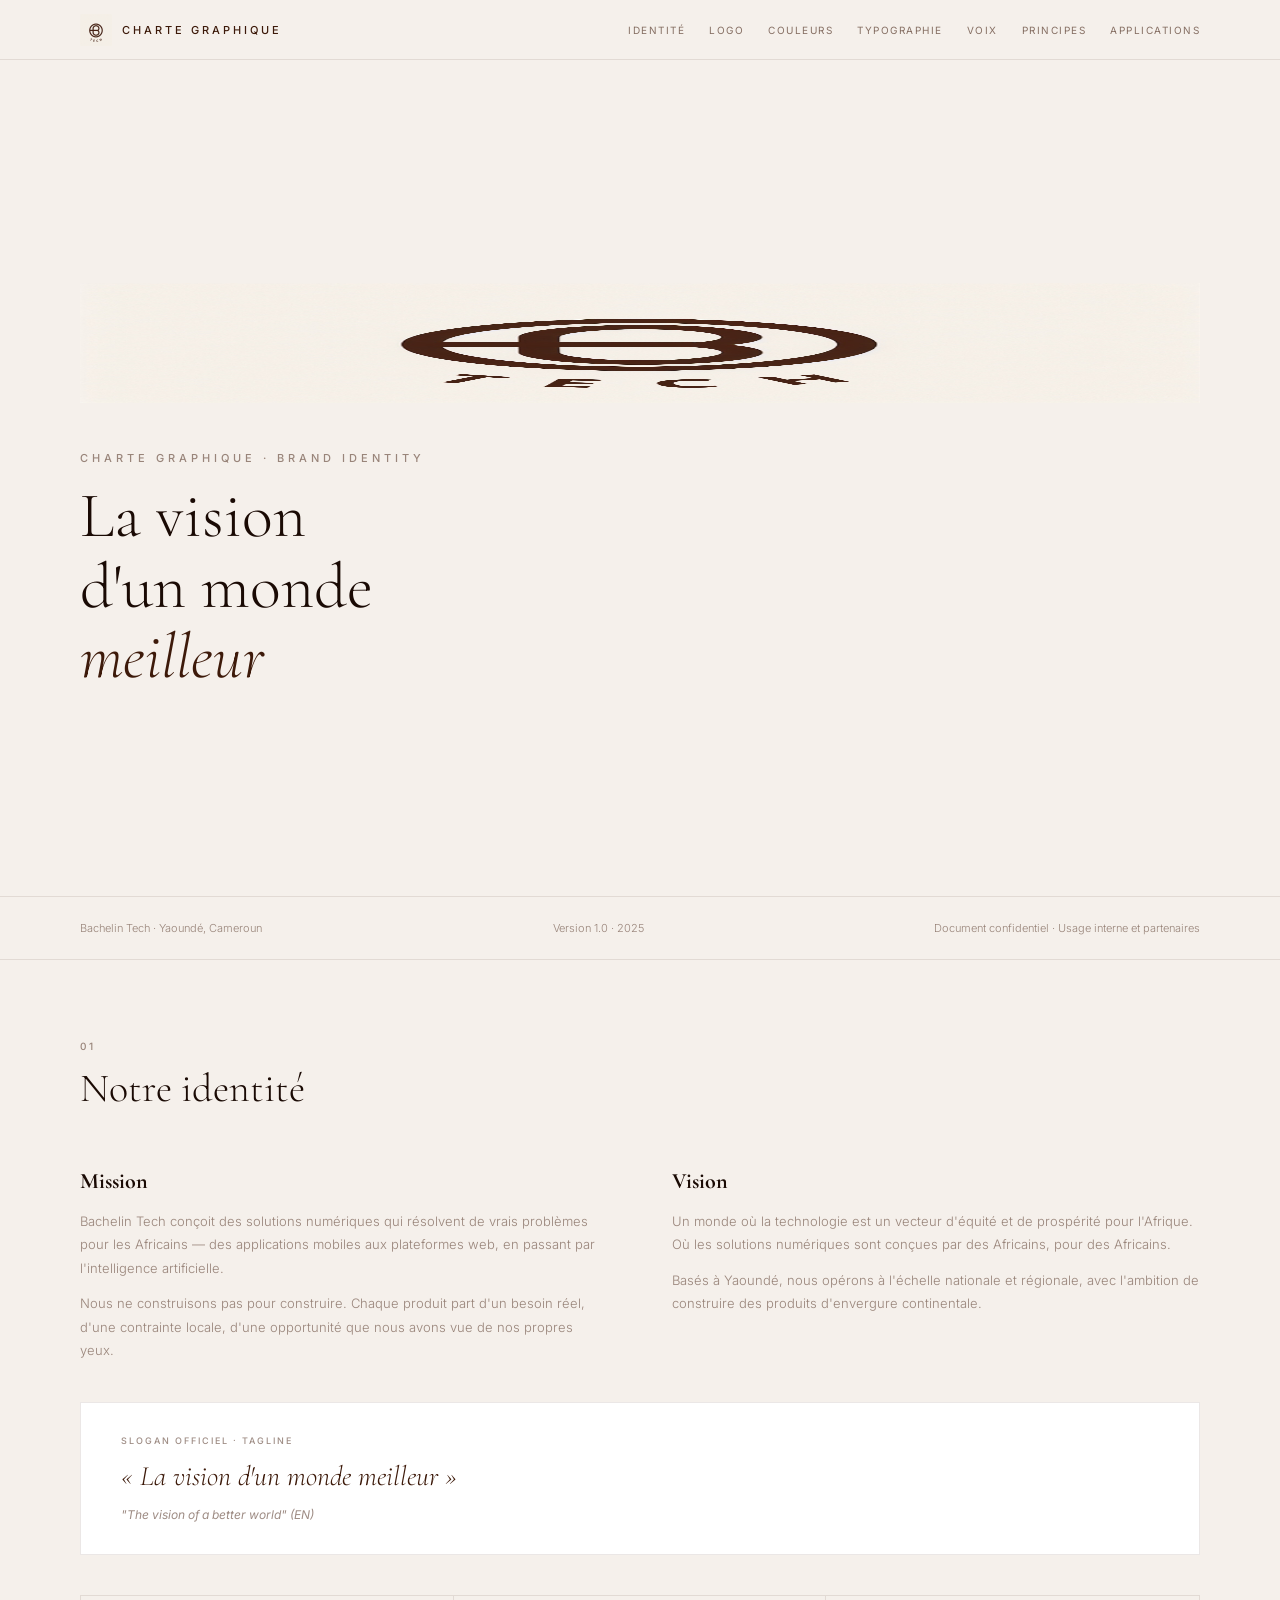
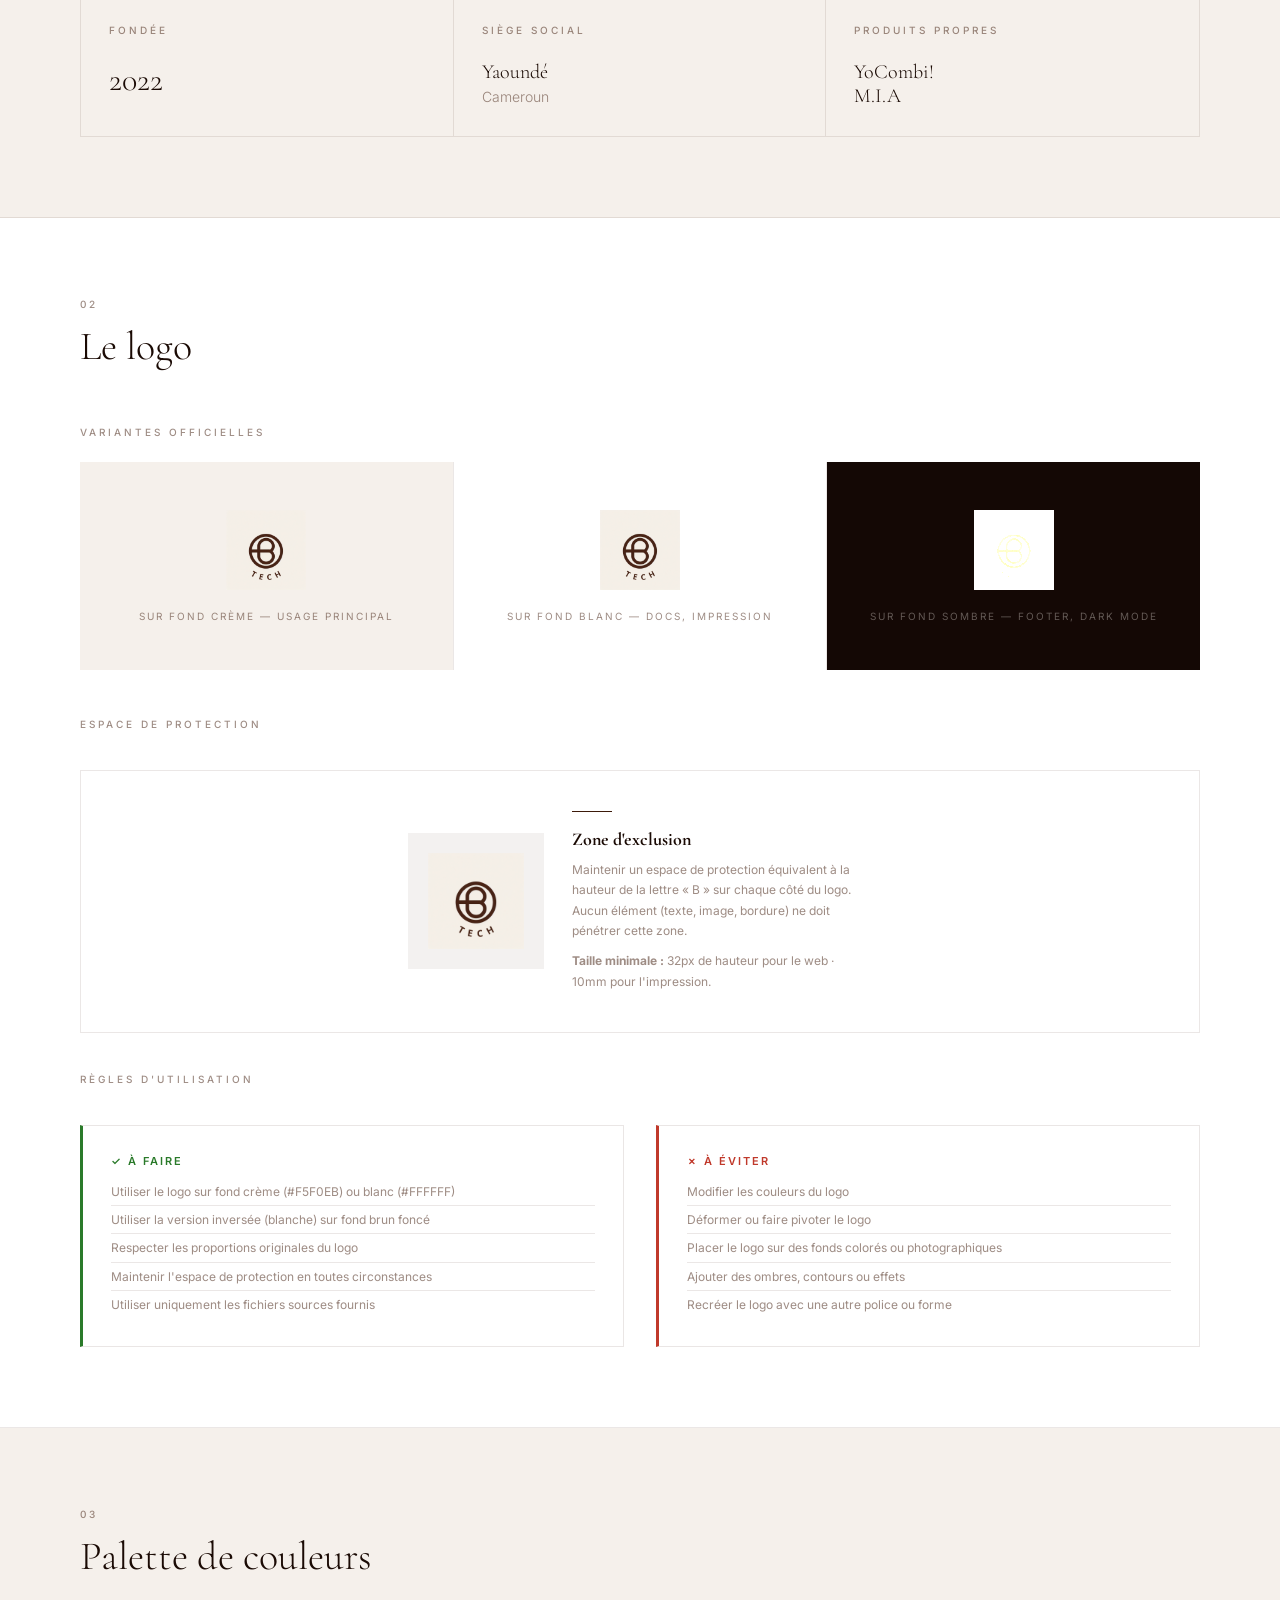
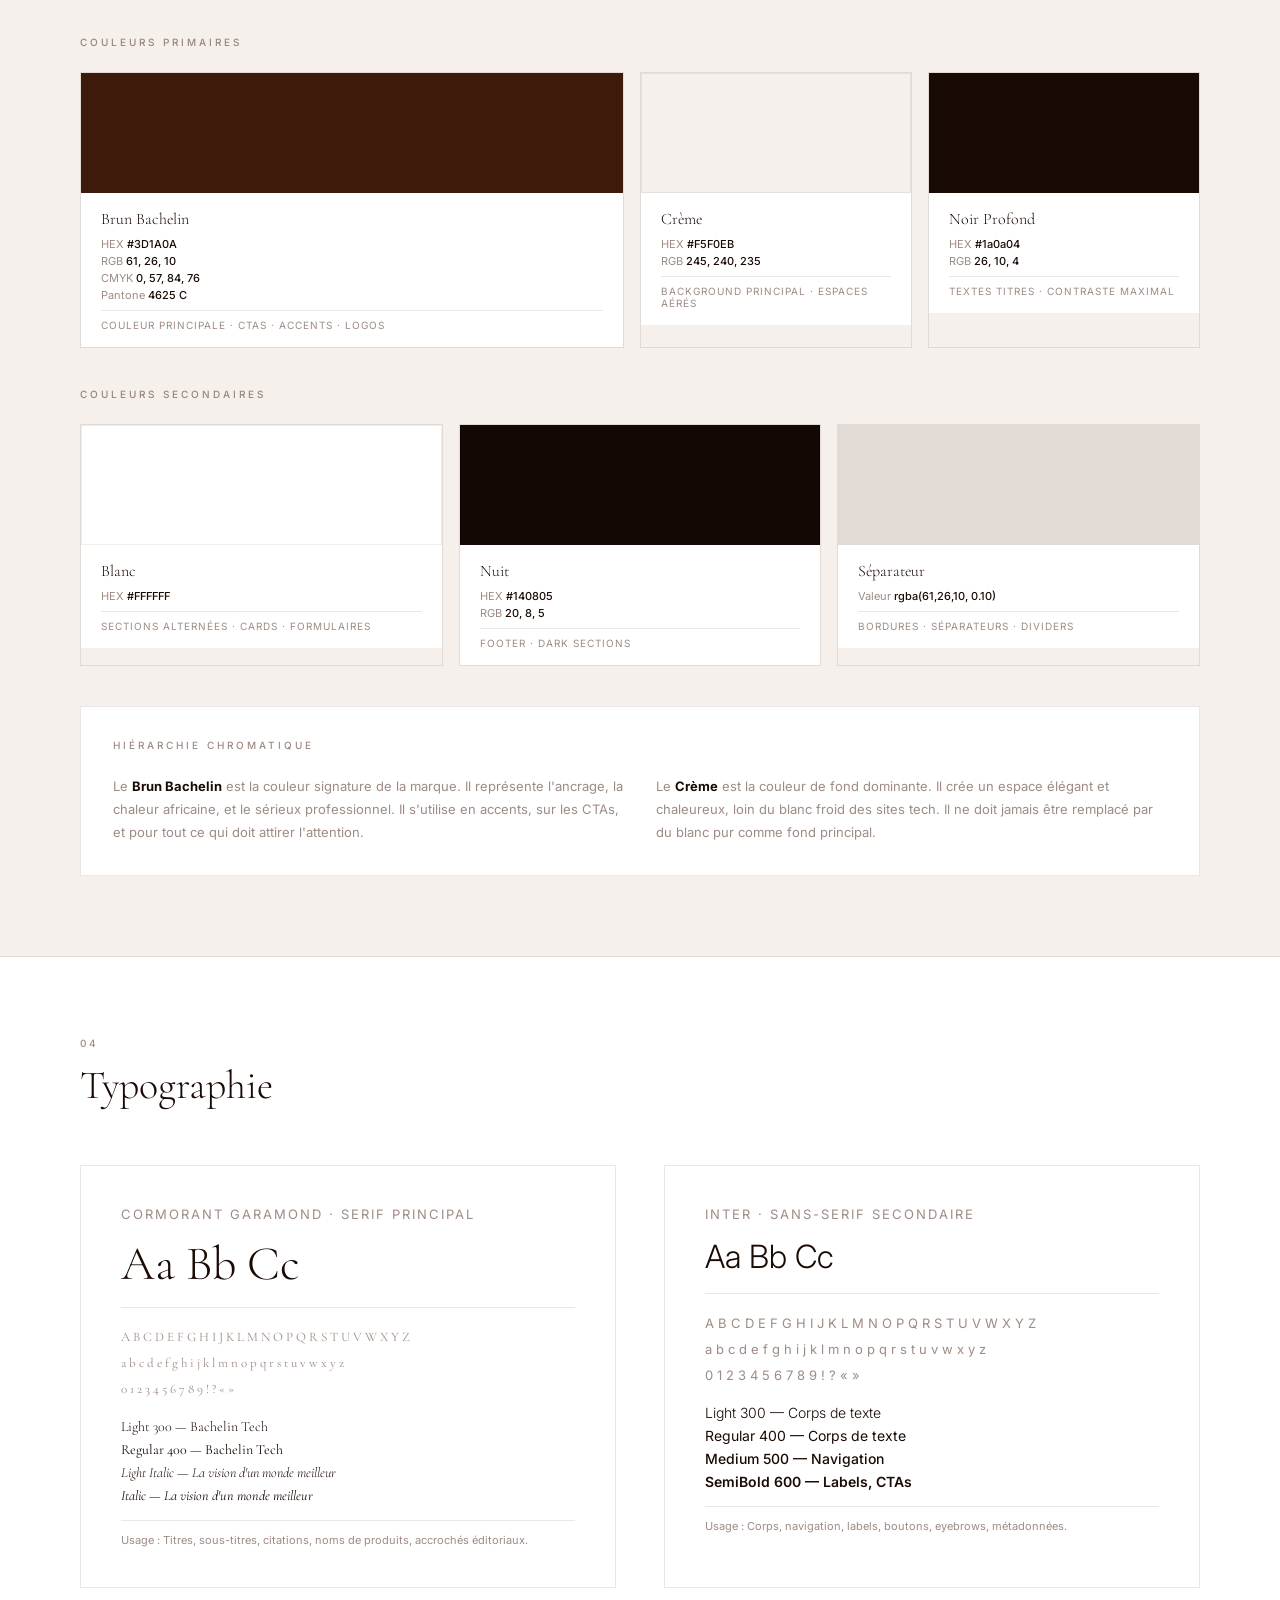
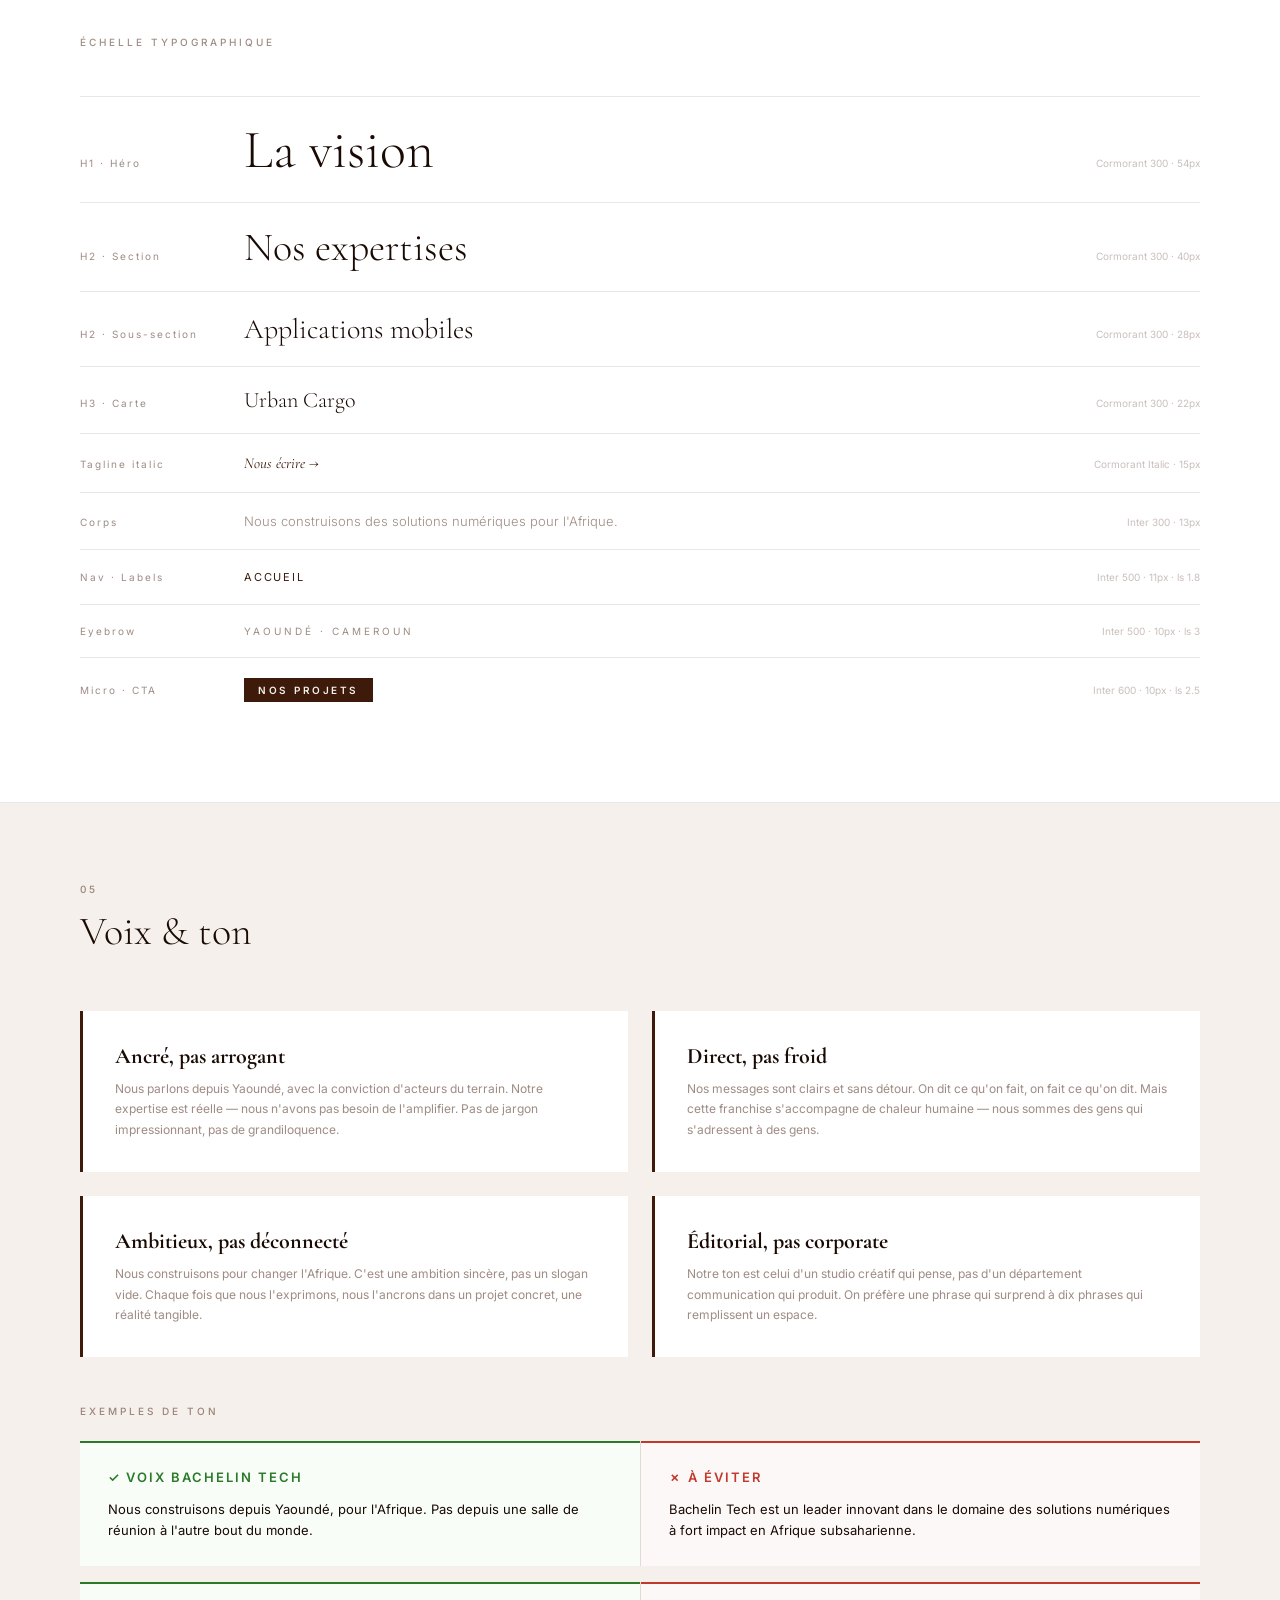
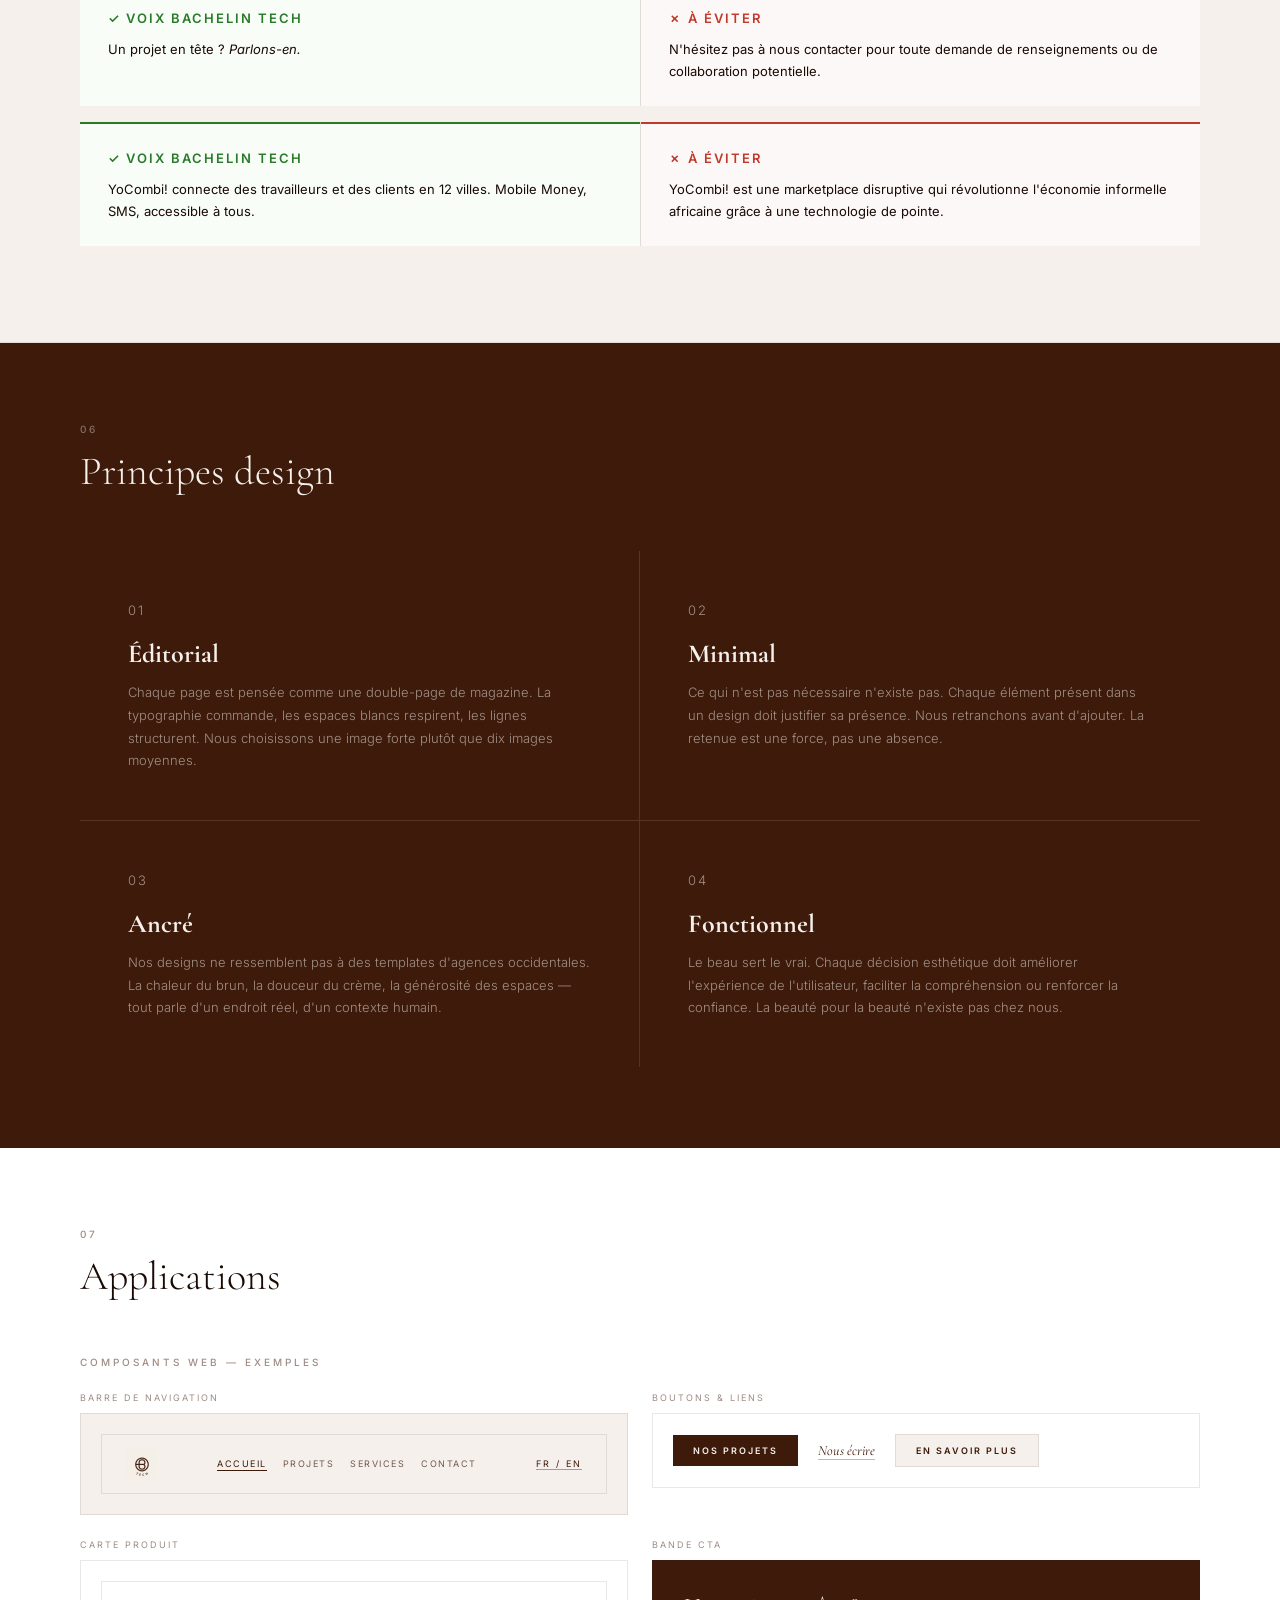
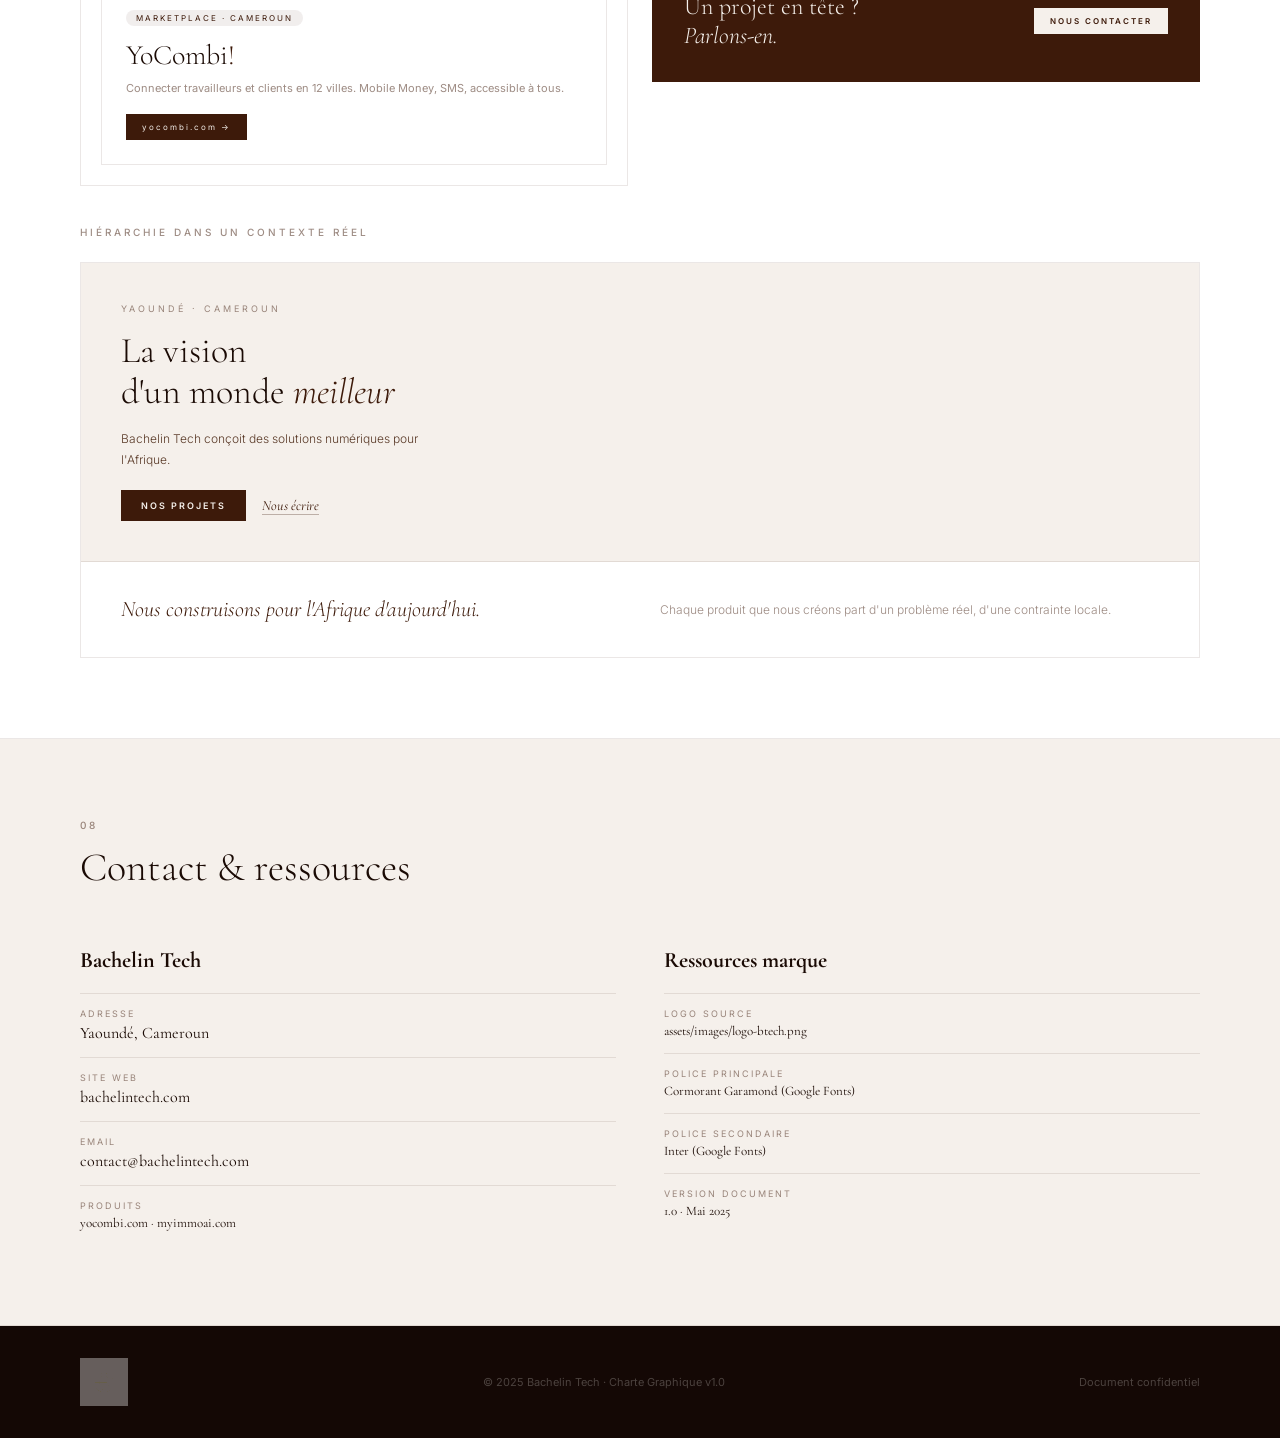
<file: brand-identity.html>
<!DOCTYPE html>
<html lang="fr">
<head>
  <meta charset="UTF-8">
  <meta name="viewport" content="width=device-width, initial-scale=1.0">
  <title>Bachelin Tech — Charte Graphique</title>
  <link rel="preconnect" href="https://fonts.googleapis.com">
  <link href="https://fonts.googleapis.com/css2?family=Cormorant+Garamond:ital,wght@0,300;0,400;0,600;1,300;1,400&family=Inter:wght@300;400;500;600;700&display=swap" rel="stylesheet">
  <style>
    /* ── BASE ── */
    *, *::before, *::after { box-sizing: border-box; margin: 0; padding: 0; }
    :root {
      --cream:     #F5F0EB;
      --brown:     #3D1A0A;
      --dark:      #1a0a04;
      --footer-bg: #140805;
      --white:     #ffffff;
      --border:    rgba(61,26,10,0.10);
      --muted:     rgba(61,26,10,0.50);
      --serif:     'Cormorant Garamond', Georgia, serif;
      --sans:      'Inter', -apple-system, sans-serif;
    }
    html { scroll-behavior: smooth; }
    body { background: var(--cream); color: var(--dark); font-family: var(--serif); -webkit-font-smoothing: antialiased; }
    img  { display: block; max-width: 100%; }
    a    { color: inherit; text-decoration: none; }

    /* ── PRINT ── */
    @media print {
      .no-print { display: none; }
      .page-break { page-break-before: always; }
      body { background: white; }
    }

    /* ── LAYOUT ── */
    .container { max-width: 960px; margin: 0 auto; padding: 0 40px; }

    /* ── EYEBROW ── */
    .eyebrow {
      font-family: var(--sans); font-size: 10px; letter-spacing: 3px;
      font-weight: 500; color: var(--muted); text-transform: uppercase;
    }

    /* ── RULE ── */
    .rule { width: 40px; height: 1px; background: var(--brown); }

    /* ════════════════════════════════════════════
       COVER
    ════════════════════════════════════════════ */
    .cover {
      min-height: 100vh;
      background: var(--cream);
      display: grid;
      grid-template-rows: 1fr auto;
      border-bottom: 1px solid var(--border);
    }
    .cover-main {
      display: flex;
      flex-direction: column;
      justify-content: center;
      padding: 80px 80px 60px;
    }
    .cover-logo {
      height: 120px;
      width: auto;
      margin-bottom: 48px;
    }
    .cover-title {
      font-size: 11px;
      letter-spacing: 4px;
      font-family: var(--sans);
      font-weight: 500;
      color: var(--muted);
      text-transform: uppercase;
      margin-bottom: 16px;
    }
    .cover-headline {
      font-size: 64px;
      font-weight: 300;
      line-height: 1.1;
      color: var(--dark);
      max-width: 600px;
    }
    .cover-headline em { font-style: italic; color: var(--brown); }
    .cover-meta {
      display: flex;
      align-items: center;
      justify-content: space-between;
      padding: 24px 80px;
      border-top: 1px solid var(--border);
    }
    .cover-meta p {
      font-family: var(--sans); font-size: 11px;
      color: var(--muted); font-weight: 300;
    }

    /* ════════════════════════════════════════════
       SECTION LAYOUT
    ════════════════════════════════════════════ */
    .section {
      padding: 80px;
      border-bottom: 1px solid var(--border);
    }
    .section-alt { background: var(--white); }
    .section-dark { background: var(--brown); }
    .section-darkest { background: var(--footer-bg); }

    .section-header { margin-bottom: 56px; }
    .section-header h2 { font-size: 40px; font-weight: 300; margin-top: 12px; }
    .section-dark .section-header h2,
    .section-darkest .section-header h2 { color: var(--cream); }
    .section-dark .eyebrow,
    .section-darkest .eyebrow { color: rgba(245,240,235,0.4); }

    /* ════════════════════════════════════════════
       NAV (document)
    ════════════════════════════════════════════ */
    .doc-nav {
      position: sticky; top: 0; z-index: 100;
      background: var(--cream);
      border-bottom: 1px solid var(--border);
      padding: 0 80px;
      height: 60px;
      display: flex; align-items: center; justify-content: space-between;
    }
    .doc-nav-brand {
      display: flex; align-items: center; gap: 10px;
    }
    .doc-nav-logo { height: 32px; width: auto; }
    .doc-nav-title { font-family: var(--sans); font-size: 11px; letter-spacing: 3px; color: var(--brown); font-weight: 500; }
    .doc-nav-links { display: flex; gap: 24px; }
    .doc-nav-links a { font-family: var(--sans); font-size: 10px; letter-spacing: 1.5px; color: var(--brown); opacity: 0.6; text-transform: uppercase; }
    .doc-nav-links a:hover { opacity: 1; }

    /* ════════════════════════════════════════════
       01 — IDENTITÉ
    ════════════════════════════════════════════ */
    .identity-grid {
      display: grid;
      grid-template-columns: 1fr 1fr;
      gap: 64px;
    }
    .identity-block h3 { font-size: 22px; margin-bottom: 16px; }
    .identity-block p {
      font-family: var(--sans); font-size: 13px; line-height: 1.8;
      color: var(--muted); font-weight: 300;
    }
    .identity-block p + p { margin-top: 12px; }
    .tagline-display {
      margin-top: 40px;
      padding: 32px 40px;
      border: 1px solid var(--border);
      background: var(--white);
    }
    .tagline-display .label { font-family: var(--sans); font-size: 9px; letter-spacing: 2px; color: var(--muted); margin-bottom: 12px; }
    .tagline-display blockquote { font-size: 28px; font-weight: 300; line-height: 1.3; color: var(--dark); }
    .tagline-display blockquote em { font-style: italic; color: var(--brown); }

    /* ════════════════════════════════════════════
       02 — LOGO
    ════════════════════════════════════════════ */
    .logo-variants {
      display: grid;
      grid-template-columns: repeat(3, 1fr);
      gap: 1px;
      background: var(--border);
      margin-bottom: 48px;
    }
    .logo-variant {
      padding: 48px 32px;
      display: flex; flex-direction: column; align-items: center; justify-content: center; gap: 20px;
    }
    .logo-variant.on-cream  { background: var(--cream); }
    .logo-variant.on-white  { background: var(--white); }
    .logo-variant.on-dark   { background: var(--footer-bg); }
    .logo-variant img { height: 80px; width: auto; }
    .logo-variant img.invert { filter: brightness(10); }
    .logo-variant-label { font-family: var(--sans); font-size: 10px; letter-spacing: 2px; color: var(--muted); text-transform: uppercase; }
    .logo-variant.on-dark .logo-variant-label { color: rgba(245,240,235,0.35); }

    .logo-rules {
      display: grid; grid-template-columns: 1fr 1fr; gap: 32px; margin-top: 40px;
    }
    .rule-block { padding: 28px; border: 1px solid var(--border); }
    .rule-block.do   { border-left: 3px solid #2a7a2a; }
    .rule-block.dont { border-left: 3px solid #c0392b; }
    .rule-block h4 { font-family: var(--sans); font-size: 11px; letter-spacing: 2px; font-weight: 600; margin-bottom: 10px; text-transform: uppercase; }
    .rule-block.do h4   { color: #2a7a2a; }
    .rule-block.dont h4 { color: #c0392b; }
    .rule-block ul { list-style: none; }
    .rule-block li { font-family: var(--sans); font-size: 12px; color: var(--muted); line-height: 1.6; padding: 4px 0; border-top: 1px solid var(--border); }
    .rule-block li:first-child { border-top: none; }

    .clear-space {
      margin-top: 40px;
      padding: 40px;
      background: var(--white);
      border: 1px solid var(--border);
      display: flex; align-items: center; justify-content: center; gap: 48px;
    }
    .clear-space-logo {
      position: relative;
      display: inline-block;
    }
    .clear-space-logo img { height: 80px; }
    .clear-space-desc { max-width: 280px; }
    .clear-space-desc h4 { font-size: 18px; margin-bottom: 10px; }
    .clear-space-desc p { font-family: var(--sans); font-size: 12px; line-height: 1.7; color: var(--muted); }

    /* ════════════════════════════════════════════
       03 — COULEURS
    ════════════════════════════════════════════ */
    .colors-primary {
      display: grid;
      grid-template-columns: 2fr 1fr 1fr;
      gap: 16px;
      margin-bottom: 32px;
    }
    .colors-secondary {
      display: grid;
      grid-template-columns: repeat(3, 1fr);
      gap: 16px;
    }
    .color-swatch {
      border: 1px solid var(--border);
      overflow: hidden;
    }
    .swatch-block {
      height: 120px;
    }
    .swatch-info {
      padding: 16px 20px;
      background: var(--white);
    }
    .swatch-name { font-size: 16px; font-weight: 300; margin-bottom: 8px; }
    .swatch-codes { display: flex; flex-direction: column; gap: 3px; }
    .swatch-code { font-family: var(--sans); font-size: 11px; color: var(--muted); }
    .swatch-code span { font-weight: 500; color: var(--dark); }
    .swatch-usage { font-family: var(--sans); font-size: 10px; letter-spacing: 1px; color: var(--muted); margin-top: 8px; padding-top: 8px; border-top: 1px solid var(--border); text-transform: uppercase; }

    /* ════════════════════════════════════════════
       04 — TYPOGRAPHIE
    ════════════════════════════════════════════ */
    .type-pair {
      display: grid; grid-template-columns: 1fr 1fr; gap: 48px; margin-bottom: 48px;
    }
    .typeface-card {
      padding: 40px;
      border: 1px solid var(--border);
      background: var(--white);
    }
    .typeface-name { font-size: 13px; font-family: var(--sans); letter-spacing: 2px; color: var(--muted); margin-bottom: 16px; text-transform: uppercase; }
    .typeface-display-serif {
      font-family: var(--serif); font-size: 48px; font-weight: 300;
      color: var(--dark); line-height: 1.1; margin-bottom: 12px;
    }
    .typeface-display-sans {
      font-family: var(--sans); font-size: 32px; font-weight: 300;
      color: var(--dark); line-height: 1.2; margin-bottom: 12px;
    }
    .typeface-alphabet {
      font-family: inherit; font-size: 13px; color: var(--muted); line-height: 2;
      border-top: 1px solid var(--border); padding-top: 16px; margin-top: 16px;
    }
    .typeface-weights { display: flex; flex-direction: column; gap: 6px; margin-top: 12px; }
    .weight-row { font-size: 14px; color: var(--dark); }

    .type-scale { margin-top: 48px; }
    .type-scale-row {
      display: flex; align-items: baseline; gap: 24px;
      padding: 20px 0; border-top: 1px solid var(--border);
    }
    .type-scale-label { font-family: var(--sans); font-size: 10px; letter-spacing: 2px; color: var(--muted); min-width: 140px; }
    .type-scale-sample { color: var(--dark); }
    .type-scale-meta { font-family: var(--sans); font-size: 10px; color: rgba(61,26,10,0.28); margin-left: auto; }

    /* ════════════════════════════════════════════
       05 — VOIX & TON
    ════════════════════════════════════════════ */
    .voice-grid {
      display: grid; grid-template-columns: repeat(2,1fr); gap: 24px; margin-bottom: 48px;
    }
    .voice-card {
      padding: 32px;
      border-left: 3px solid var(--brown);
      background: var(--white);
    }
    .voice-card h3 { font-size: 22px; margin-bottom: 10px; }
    .voice-card p  { font-family: var(--sans); font-size: 12px; line-height: 1.7; color: var(--muted); }

    .voice-examples { margin-top: 48px; }
    .voice-example {
      display: grid; grid-template-columns: 1fr 1fr; gap: 1px;
      background: var(--border); margin-bottom: 16px;
    }
    .voice-col { padding: 24px 28px; }
    .voice-col.good  { background: #f8fdf8; border-top: 2px solid #2a7a2a; }
    .voice-col.bad   { background: #fdf8f8; border-top: 2px solid #c0392b; }
    .voice-col-label { font-family: var(--sans); font-size: 9px; letter-spacing: 2px; font-weight: 600; text-transform: uppercase; margin-bottom: 10px; }
    .voice-col.good .voice-col-label { color: #2a7a2a; }
    .voice-col.bad  .voice-col-label { color: #c0392b; }
    .voice-col p    { font-family: var(--sans); font-size: 13px; line-height: 1.65; color: var(--dark); }

    /* ════════════════════════════════════════════
       06 — PRINCIPES DESIGN
    ════════════════════════════════════════════ */
    .principles-grid {
      display: grid; grid-template-columns: repeat(2,1fr); gap: 0;
    }
    .principle {
      padding: 48px;
      border-right: 1px solid rgba(245,240,235,0.12);
      border-bottom: 1px solid rgba(245,240,235,0.12);
    }
    .principle:nth-child(even)  { border-right: none; }
    .principle:nth-child(n+3)   { border-bottom: none; }
    .principle-num { font-family: var(--sans); font-size: 10px; letter-spacing: 2px; color: rgba(245,240,235,0.25); margin-bottom: 16px; }
    .principle h3  { font-size: 26px; color: var(--cream); margin-bottom: 12px; }
    .principle p   { font-family: var(--sans); font-size: 13px; color: rgba(245,240,235,0.55); line-height: 1.75; font-weight: 300; }

    /* ════════════════════════════════════════════
       07 — APPLICATIONS
    ════════════════════════════════════════════ */
    .app-grid { display: grid; grid-template-columns: 1fr 1fr; gap: 24px; }

    /* Nav mockup */
    .mockup-nav {
      padding: 20px; border: 1px solid var(--border); background: var(--cream);
    }
    .mockup-nav-inner {
      background: var(--cream);
      height: 60px; display: flex; align-items: center; justify-content: space-between;
      padding: 0 24px; border: 1px solid var(--border);
    }
    .mockup-nav-logo { height: 32px; }
    .mockup-nav-links { display: flex; gap: 16px; }
    .mockup-nav-links span { font-family: var(--sans); font-size: 9px; letter-spacing: 1.5px; color: var(--brown); opacity: 0.7; }
    .mockup-nav-links span.active { opacity: 1; border-bottom: 1px solid var(--brown); padding-bottom: 1px; }
    .mockup-label { font-family: var(--sans); font-size: 9px; letter-spacing: 2px; color: var(--muted); margin-bottom: 10px; text-transform: uppercase; }

    /* Card mockup */
    .mockup-card {
      padding: 20px; border: 1px solid var(--border);
    }
    .mockup-card-inner {
      background: var(--white); border: 1px solid var(--border); padding: 24px;
    }
    .mock-tag { display: inline-block; font-family: var(--sans); font-size: 8px; letter-spacing: 2px; color: var(--brown); background: rgba(61,26,10,0.07); padding: 3px 10px; border-radius: 20px; margin-bottom: 12px; }
    .mock-name { font-size: 28px; font-weight: 300; margin-bottom: 8px; }
    .mock-name .accent { color: var(--brown); }
    .mock-desc { font-family: var(--sans); font-size: 11px; color: var(--muted); line-height: 1.6; margin-bottom: 16px; }
    .mock-btn { display: inline-block; font-family: var(--sans); font-size: 8px; letter-spacing: 2px; background: var(--brown); color: var(--cream); padding: 8px 16px; }

    /* CTA mockup */
    .mockup-cta {
      background: var(--brown); padding: 32px; display: flex; justify-content: space-between; align-items: center;
    }
    .mockup-cta h3 { font-size: 24px; font-weight: 300; color: var(--cream); }
    .mockup-cta h3 em { font-style: italic; }
    .mockup-cta-btn { font-family: var(--sans); font-size: 8px; letter-spacing: 2px; background: var(--cream); color: var(--brown); padding: 8px 16px; font-weight: 600; }

    /* Button row */
    .mockup-buttons {
      padding: 20px; border: 1px solid var(--border); background: var(--white);
      display: flex; align-items: center; gap: 20px; flex-wrap: wrap;
    }
    .mock-btn-primary { font-family: var(--sans); font-size: 9px; letter-spacing: 2px; background: var(--brown); color: var(--cream); padding: 10px 20px; font-weight: 600; }
    .mock-btn-ghost   { font-family: var(--serif); font-size: 14px; font-style: italic; color: var(--brown); border-bottom: 1px solid rgba(61,26,10,0.3); }
    .mock-btn-light   { font-family: var(--sans); font-size: 9px; letter-spacing: 2px; background: var(--cream); color: var(--brown); padding: 10px 20px; border: 1px solid var(--border); font-weight: 600; }

    /* ════════════════════════════════════════════
       08 — CONTACTS
    ════════════════════════════════════════════ */
    .contacts-grid { display: grid; grid-template-columns: 1fr 1fr; gap: 48px; }
    .contact-block h3 { font-size: 22px; margin-bottom: 20px; }
    .contact-item { padding: 14px 0; border-top: 1px solid var(--border); }
    .contact-item:first-child { border-top: none; }
    .ci-label { font-family: var(--sans); font-size: 9px; letter-spacing: 2px; color: var(--muted); text-transform: uppercase; margin-bottom: 4px; }
    .ci-value { font-size: 16px; color: var(--dark); }

    /* ════════════════════════════════════════════
       MISC
    ════════════════════════════════════════════ */
    .divider { height: 1px; background: var(--border); margin: 0; }
    .mt-8  { margin-top: 8px; }
    .mt-16 { margin-top: 16px; }
    .mt-24 { margin-top: 24px; }
    .mt-40 { margin-top: 40px; }
    .mb-24 { margin-bottom: 24px; }
  </style>
</head>
<body>

<!-- ══ NAV DOCUMENT ════════════════════════════════════════════ -->
<nav class="doc-nav no-print">
  <div class="doc-nav-brand">
    <img src="assets/images/logo-btech.png" alt="Bachelin Tech" class="doc-nav-logo">
    <span class="doc-nav-title">CHARTE GRAPHIQUE</span>
  </div>
  <div class="doc-nav-links">
    <a href="#identite">Identité</a>
    <a href="#logo">Logo</a>
    <a href="#couleurs">Couleurs</a>
    <a href="#typographie">Typographie</a>
    <a href="#voix">Voix</a>
    <a href="#principes">Principes</a>
    <a href="#applications">Applications</a>
  </div>
</nav>

<!-- ══ COVER ══════════════════════════════════════════════════════ -->
<div class="cover" id="top">
  <div class="cover-main">
    <img src="assets/images/logo-btech.png" alt="Bachelin Tech" class="cover-logo">
    <p class="cover-title">Charte Graphique · Brand Identity</p>
    <h1 class="cover-headline">
      La vision<br>d'un monde<br><em>meilleur</em>
    </h1>
  </div>
  <div class="cover-meta">
    <p>Bachelin Tech · Yaoundé, Cameroun</p>
    <p>Version 1.0 · 2025</p>
    <p>Document confidentiel · Usage interne et partenaires</p>
  </div>
</div>

<!-- ══ 01 — IDENTITÉ ══════════════════════════════════════════════ -->
<section class="section" id="identite">
  <div class="section-header">
    <p class="eyebrow">01</p>
    <h2>Notre identité</h2>
  </div>

  <div class="identity-grid">
    <div class="identity-block">
      <h3>Mission</h3>
      <p>Bachelin Tech conçoit des solutions numériques qui résolvent de vrais problèmes pour les Africains — des applications mobiles aux plateformes web, en passant par l'intelligence artificielle.</p>
      <p>Nous ne construisons pas pour construire. Chaque produit part d'un besoin réel, d'une contrainte locale, d'une opportunité que nous avons vue de nos propres yeux.</p>
    </div>
    <div class="identity-block">
      <h3>Vision</h3>
      <p>Un monde où la technologie est un vecteur d'équité et de prospérité pour l'Afrique. Où les solutions numériques sont conçues par des Africains, pour des Africains.</p>
      <p>Basés à Yaoundé, nous opérons à l'échelle nationale et régionale, avec l'ambition de construire des produits d'envergure continentale.</p>
    </div>
  </div>

  <div class="tagline-display mt-40">
    <p class="label eyebrow">Slogan officiel · Tagline</p>
    <blockquote>
      <em>« La vision d'un monde meilleur »</em>
    </blockquote>
    <p style="font-family:var(--sans);font-size:12px;color:var(--muted);margin-top:12px;font-style:italic;">"The vision of a better world" (EN)</p>
  </div>

  <div style="display:grid;grid-template-columns:repeat(3,1fr);gap:0;margin-top:40px;border:1px solid var(--border);">
    <div style="padding:28px;border-right:1px solid var(--border);">
      <p class="eyebrow mb-24">Fondée</p>
      <p style="font-size:32px;font-weight:300;">2022</p>
    </div>
    <div style="padding:28px;border-right:1px solid var(--border);">
      <p class="eyebrow mb-24">Siège social</p>
      <p style="font-size:20px;font-weight:300;">Yaoundé<br><span style="font-size:14px;color:var(--muted);font-family:var(--sans);">Cameroun</span></p>
    </div>
    <div style="padding:28px;">
      <p class="eyebrow mb-24">Produits propres</p>
      <p style="font-size:20px;font-weight:300;">YoCombi!<br>M.I.A</p>
    </div>
  </div>
</section>

<!-- ══ 02 — LOGO ═══════════════════════════════════════════════════ -->
<section class="section section-alt page-break" id="logo">
  <div class="section-header">
    <p class="eyebrow">02</p>
    <h2>Le logo</h2>
  </div>

  <!-- Variantes -->
  <p class="eyebrow mb-24">Variantes officielles</p>
  <div class="logo-variants">
    <div class="logo-variant on-cream">
      <img src="assets/images/logo-btech.png" alt="Logo sur crème">
      <span class="logo-variant-label">Sur fond crème — usage principal</span>
    </div>
    <div class="logo-variant on-white">
      <img src="assets/images/logo-btech.png" alt="Logo sur blanc">
      <span class="logo-variant-label">Sur fond blanc — docs, impression</span>
    </div>
    <div class="logo-variant on-dark">
      <img src="assets/images/logo-btech.png" alt="Logo sur fond sombre" class="invert">
      <span class="logo-variant-label">Sur fond sombre — footer, dark mode</span>
    </div>
  </div>

  <!-- Espace de protection -->
  <p class="eyebrow mt-40 mb-24">Espace de protection</p>
  <div class="clear-space">
    <div class="clear-space-logo">
      <img src="assets/images/logo-btech.png" style="height:96px;outline: 20px solid rgba(61,26,10,0.06);">
    </div>
    <div class="clear-space-desc">
      <div class="rule" style="margin-bottom:16px;"></div>
      <h4>Zone d'exclusion</h4>
      <p>Maintenir un espace de protection équivalent à la hauteur de la lettre « B » sur chaque côté du logo. Aucun élément (texte, image, bordure) ne doit pénétrer cette zone.</p>
      <p style="margin-top:10px;"><strong>Taille minimale :</strong> 32px de hauteur pour le web · 10mm pour l'impression.</p>
    </div>
  </div>

  <!-- Règles -->
  <p class="eyebrow mt-40 mb-24">Règles d'utilisation</p>
  <div class="logo-rules">
    <div class="rule-block do">
      <h4>✓ À faire</h4>
      <ul>
        <li>Utiliser le logo sur fond crème (#F5F0EB) ou blanc (#FFFFFF)</li>
        <li>Utiliser la version inversée (blanche) sur fond brun foncé</li>
        <li>Respecter les proportions originales du logo</li>
        <li>Maintenir l'espace de protection en toutes circonstances</li>
        <li>Utiliser uniquement les fichiers sources fournis</li>
      </ul>
    </div>
    <div class="rule-block dont">
      <h4>✗ À éviter</h4>
      <ul>
        <li>Modifier les couleurs du logo</li>
        <li>Déformer ou faire pivoter le logo</li>
        <li>Placer le logo sur des fonds colorés ou photographiques</li>
        <li>Ajouter des ombres, contours ou effets</li>
        <li>Recréer le logo avec une autre police ou forme</li>
      </ul>
    </div>
  </div>
</section>

<!-- ══ 03 — COULEURS ═══════════════════════════════════════════════ -->
<section class="section page-break" id="couleurs">
  <div class="section-header">
    <p class="eyebrow">03</p>
    <h2>Palette de couleurs</h2>
  </div>

  <p class="eyebrow mb-24">Couleurs primaires</p>
  <div class="colors-primary">
    <!-- Brun primaire -->
    <div class="color-swatch">
      <div class="swatch-block" style="background:#3D1A0A;"></div>
      <div class="swatch-info">
        <p class="swatch-name">Brun Bachelin</p>
        <div class="swatch-codes">
          <p class="swatch-code">HEX <span>#3D1A0A</span></p>
          <p class="swatch-code">RGB <span>61, 26, 10</span></p>
          <p class="swatch-code">CMYK <span>0, 57, 84, 76</span></p>
          <p class="swatch-code">Pantone <span>4625 C</span></p>
        </div>
        <p class="swatch-usage">Couleur principale · CTAs · Accents · Logos</p>
      </div>
    </div>
    <!-- Crème -->
    <div class="color-swatch">
      <div class="swatch-block" style="background:#F5F0EB;border:1px solid rgba(61,26,10,0.08);"></div>
      <div class="swatch-info">
        <p class="swatch-name">Crème</p>
        <div class="swatch-codes">
          <p class="swatch-code">HEX <span>#F5F0EB</span></p>
          <p class="swatch-code">RGB <span>245, 240, 235</span></p>
        </div>
        <p class="swatch-usage">Background principal · Espaces aérés</p>
      </div>
    </div>
    <!-- Noir-brun -->
    <div class="color-swatch">
      <div class="swatch-block" style="background:#1a0a04;"></div>
      <div class="swatch-info">
        <p class="swatch-name">Noir Profond</p>
        <div class="swatch-codes">
          <p class="swatch-code">HEX <span>#1a0a04</span></p>
          <p class="swatch-code">RGB <span>26, 10, 4</span></p>
        </div>
        <p class="swatch-usage">Textes titres · Contraste maximal</p>
      </div>
    </div>
  </div>

  <p class="eyebrow mt-40 mb-24">Couleurs secondaires</p>
  <div class="colors-secondary">
    <!-- Blanc -->
    <div class="color-swatch">
      <div class="swatch-block" style="background:#ffffff;border:1px solid rgba(61,26,10,0.08);"></div>
      <div class="swatch-info">
        <p class="swatch-name">Blanc</p>
        <div class="swatch-codes">
          <p class="swatch-code">HEX <span>#FFFFFF</span></p>
        </div>
        <p class="swatch-usage">Sections alternées · Cards · Formulaires</p>
      </div>
    </div>
    <!-- Footer -->
    <div class="color-swatch">
      <div class="swatch-block" style="background:#140805;"></div>
      <div class="swatch-info">
        <p class="swatch-name">Nuit</p>
        <div class="swatch-codes">
          <p class="swatch-code">HEX <span>#140805</span></p>
          <p class="swatch-code">RGB <span>20, 8, 5</span></p>
        </div>
        <p class="swatch-usage">Footer · Dark sections</p>
      </div>
    </div>
    <!-- Muted border -->
    <div class="color-swatch">
      <div class="swatch-block" style="background:rgba(61,26,10,0.10);"></div>
      <div class="swatch-info">
        <p class="swatch-name">Séparateur</p>
        <div class="swatch-codes">
          <p class="swatch-code">Valeur <span>rgba(61,26,10, 0.10)</span></p>
        </div>
        <p class="swatch-usage">Bordures · Séparateurs · Dividers</p>
      </div>
    </div>
  </div>

  <!-- Utilisation couleurs -->
  <div style="margin-top:40px;padding:32px;border:1px solid var(--border);background:var(--white);">
    <p class="eyebrow mb-24">Hiérarchie chromatique</p>
    <div style="display:grid;grid-template-columns:1fr 1fr;gap:32px;">
      <div>
        <p style="font-family:var(--sans);font-size:13px;line-height:1.75;color:var(--muted);">Le <strong style="color:var(--dark);">Brun Bachelin</strong> est la couleur signature de la marque. Il représente l'ancrage, la chaleur africaine, et le sérieux professionnel. Il s'utilise en accents, sur les CTAs, et pour tout ce qui doit attirer l'attention.</p>
      </div>
      <div>
        <p style="font-family:var(--sans);font-size:13px;line-height:1.75;color:var(--muted);">Le <strong style="color:var(--dark);">Crème</strong> est la couleur de fond dominante. Il crée un espace élégant et chaleureux, loin du blanc froid des sites tech. Il ne doit jamais être remplacé par du blanc pur comme fond principal.</p>
      </div>
    </div>
  </div>
</section>

<!-- ══ 04 — TYPOGRAPHIE ════════════════════════════════════════════ -->
<section class="section section-alt page-break" id="typographie">
  <div class="section-header">
    <p class="eyebrow">04</p>
    <h2>Typographie</h2>
  </div>

  <div class="type-pair">
    <!-- Serif -->
    <div class="typeface-card">
      <p class="typeface-name">Cormorant Garamond · Serif principal</p>
      <div class="typeface-display-serif">Aa Bb Cc</div>
      <div class="typeface-alphabet" style="font-family:var(--serif);">
        A B C D E F G H I J K L M N O P Q R S T U V W X Y Z<br>
        a b c d e f g h i j k l m n o p q r s t u v w x y z<br>
        0 1 2 3 4 5 6 7 8 9 ! ? « »
      </div>
      <div class="typeface-weights mt-16">
        <p class="weight-row" style="font-family:var(--serif);font-weight:300;">Light 300 — Bachelin Tech</p>
        <p class="weight-row" style="font-family:var(--serif);font-weight:400;">Regular 400 — Bachelin Tech</p>
        <p class="weight-row" style="font-family:var(--serif);font-weight:300;font-style:italic;">Light Italic — La vision d'un monde meilleur</p>
        <p class="weight-row" style="font-family:var(--serif);font-weight:400;font-style:italic;">Italic — La vision d'un monde meilleur</p>
      </div>
      <p style="font-family:var(--sans);font-size:11px;color:var(--muted);margin-top:16px;border-top:1px solid var(--border);padding-top:12px;">Usage : Titres, sous-titres, citations, noms de produits, accrochés éditoriaux.</p>
    </div>

    <!-- Sans -->
    <div class="typeface-card">
      <p class="typeface-name">Inter · Sans-serif secondaire</p>
      <div class="typeface-display-sans" style="font-family:var(--sans);">Aa Bb Cc</div>
      <div class="typeface-alphabet" style="font-family:var(--sans);">
        A B C D E F G H I J K L M N O P Q R S T U V W X Y Z<br>
        a b c d e f g h i j k l m n o p q r s t u v w x y z<br>
        0 1 2 3 4 5 6 7 8 9 ! ? « »
      </div>
      <div class="typeface-weights mt-16">
        <p class="weight-row" style="font-family:var(--sans);font-weight:300;">Light 300 — Corps de texte</p>
        <p class="weight-row" style="font-family:var(--sans);font-weight:400;">Regular 400 — Corps de texte</p>
        <p class="weight-row" style="font-family:var(--sans);font-weight:500;">Medium 500 — Navigation</p>
        <p class="weight-row" style="font-family:var(--sans);font-weight:600;">SemiBold 600 — Labels, CTAs</p>
      </div>
      <p style="font-family:var(--sans);font-size:11px;color:var(--muted);margin-top:16px;border-top:1px solid var(--border);padding-top:12px;">Usage : Corps, navigation, labels, boutons, eyebrows, métadonnées.</p>
    </div>
  </div>

  <!-- Échelle typographique -->
  <p class="eyebrow mt-40 mb-24">Échelle typographique</p>
  <div class="type-scale">
    <div class="type-scale-row">
      <span class="type-scale-label">H1 · Héro</span>
      <span class="type-scale-sample" style="font-size:54px;font-weight:300;font-family:var(--serif);">La vision</span>
      <span class="type-scale-meta">Cormorant 300 · 54px</span>
    </div>
    <div class="type-scale-row">
      <span class="type-scale-label">H2 · Section</span>
      <span class="type-scale-sample" style="font-size:40px;font-weight:300;font-family:var(--serif);">Nos expertises</span>
      <span class="type-scale-meta">Cormorant 300 · 40px</span>
    </div>
    <div class="type-scale-row">
      <span class="type-scale-label">H2 · Sous-section</span>
      <span class="type-scale-sample" style="font-size:28px;font-weight:300;font-family:var(--serif);">Applications mobiles</span>
      <span class="type-scale-meta">Cormorant 300 · 28px</span>
    </div>
    <div class="type-scale-row">
      <span class="type-scale-label">H3 · Carte</span>
      <span class="type-scale-sample" style="font-size:22px;font-weight:300;font-family:var(--serif);">Urban Cargo</span>
      <span class="type-scale-meta">Cormorant 300 · 22px</span>
    </div>
    <div class="type-scale-row">
      <span class="type-scale-label">Tagline italic</span>
      <span class="type-scale-sample" style="font-size:15px;font-style:italic;font-family:var(--serif);color:var(--brown);">Nous écrire →</span>
      <span class="type-scale-meta">Cormorant Italic · 15px</span>
    </div>
    <div class="type-scale-row">
      <span class="type-scale-label">Corps</span>
      <span class="type-scale-sample" style="font-size:13px;font-family:var(--sans);font-weight:300;color:var(--muted);">Nous construisons des solutions numériques pour l'Afrique.</span>
      <span class="type-scale-meta">Inter 300 · 13px</span>
    </div>
    <div class="type-scale-row">
      <span class="type-scale-label">Nav · Labels</span>
      <span class="type-scale-sample" style="font-size:11px;font-family:var(--sans);letter-spacing:1.8px;text-transform:uppercase;color:var(--brown);">ACCUEIL</span>
      <span class="type-scale-meta">Inter 500 · 11px · ls 1.8</span>
    </div>
    <div class="type-scale-row">
      <span class="type-scale-label">Eyebrow</span>
      <span class="type-scale-sample" style="font-size:10px;font-family:var(--sans);letter-spacing:3px;text-transform:uppercase;color:var(--muted);">YAOUNDÉ · CAMEROUN</span>
      <span class="type-scale-meta">Inter 500 · 10px · ls 3</span>
    </div>
    <div class="type-scale-row">
      <span class="type-scale-label">Micro · CTA</span>
      <span class="type-scale-sample" style="font-size:10px;font-family:var(--sans);letter-spacing:2.5px;text-transform:uppercase;font-weight:600;color:var(--cream);background:var(--brown);padding:6px 14px;">NOS PROJETS</span>
      <span class="type-scale-meta">Inter 600 · 10px · ls 2.5</span>
    </div>
  </div>
</section>

<!-- ══ 05 — VOIX & TON ════════════════════════════════════════════ -->
<section class="section page-break" id="voix">
  <div class="section-header">
    <p class="eyebrow">05</p>
    <h2>Voix & ton</h2>
  </div>

  <div class="voice-grid">
    <div class="voice-card">
      <h3>Ancré, pas arrogant</h3>
      <p>Nous parlons depuis Yaoundé, avec la conviction d'acteurs du terrain. Notre expertise est réelle — nous n'avons pas besoin de l'amplifier. Pas de jargon impressionnant, pas de grandiloquence.</p>
    </div>
    <div class="voice-card">
      <h3>Direct, pas froid</h3>
      <p>Nos messages sont clairs et sans détour. On dit ce qu'on fait, on fait ce qu'on dit. Mais cette franchise s'accompagne de chaleur humaine — nous sommes des gens qui s'adressent à des gens.</p>
    </div>
    <div class="voice-card">
      <h3>Ambitieux, pas déconnecté</h3>
      <p>Nous construisons pour changer l'Afrique. C'est une ambition sincère, pas un slogan vide. Chaque fois que nous l'exprimons, nous l'ancrons dans un projet concret, une réalité tangible.</p>
    </div>
    <div class="voice-card">
      <h3>Éditorial, pas corporate</h3>
      <p>Notre ton est celui d'un studio créatif qui pense, pas d'un département communication qui produit. On préfère une phrase qui surprend à dix phrases qui remplissent un espace.</p>
    </div>
  </div>

  <!-- Exemples -->
  <p class="eyebrow mt-40 mb-24">Exemples de ton</p>

  <div class="voice-example">
    <div class="voice-col good">
      <p class="voice-col-label">✓ Voix Bachelin Tech</p>
      <p>Nous construisons depuis Yaoundé, pour l'Afrique. Pas depuis une salle de réunion à l'autre bout du monde.</p>
    </div>
    <div class="voice-col bad">
      <p class="voice-col-label">✗ À éviter</p>
      <p>Bachelin Tech est un leader innovant dans le domaine des solutions numériques à fort impact en Afrique subsaharienne.</p>
    </div>
  </div>

  <div class="voice-example">
    <div class="voice-col good">
      <p class="voice-col-label">✓ Voix Bachelin Tech</p>
      <p>Un projet en tête ? <em>Parlons-en.</em></p>
    </div>
    <div class="voice-col bad">
      <p class="voice-col-label">✗ À éviter</p>
      <p>N'hésitez pas à nous contacter pour toute demande de renseignements ou de collaboration potentielle.</p>
    </div>
  </div>

  <div class="voice-example">
    <div class="voice-col good">
      <p class="voice-col-label">✓ Voix Bachelin Tech</p>
      <p>YoCombi! connecte des travailleurs et des clients en 12 villes. Mobile Money, SMS, accessible à tous.</p>
    </div>
    <div class="voice-col bad">
      <p class="voice-col-label">✗ À éviter</p>
      <p>YoCombi! est une marketplace disruptive qui révolutionne l'économie informelle africaine grâce à une technologie de pointe.</p>
    </div>
  </div>
</section>

<!-- ══ 06 — PRINCIPES DESIGN ══════════════════════════════════════ -->
<section class="section section-dark page-break" id="principes">
  <div class="section-header">
    <p class="eyebrow">06</p>
    <h2>Principes design</h2>
  </div>

  <div class="principles-grid">
    <div class="principle">
      <p class="principle-num">01</p>
      <h3>Éditorial</h3>
      <p>Chaque page est pensée comme une double-page de magazine. La typographie commande, les espaces blancs respirent, les lignes structurent. Nous choisissons une image forte plutôt que dix images moyennes.</p>
    </div>
    <div class="principle">
      <p class="principle-num">02</p>
      <h3>Minimal</h3>
      <p>Ce qui n'est pas nécessaire n'existe pas. Chaque élément présent dans un design doit justifier sa présence. Nous retranchons avant d'ajouter. La retenue est une force, pas une absence.</p>
    </div>
    <div class="principle">
      <p class="principle-num">03</p>
      <h3>Ancré</h3>
      <p>Nos designs ne ressemblent pas à des templates d'agences occidentales. La chaleur du brun, la douceur du crème, la générosité des espaces — tout parle d'un endroit réel, d'un contexte humain.</p>
    </div>
    <div class="principle">
      <p class="principle-num">04</p>
      <h3>Fonctionnel</h3>
      <p>Le beau sert le vrai. Chaque décision esthétique doit améliorer l'expérience de l'utilisateur, faciliter la compréhension ou renforcer la confiance. La beauté pour la beauté n'existe pas chez nous.</p>
    </div>
  </div>
</section>

<!-- ══ 07 — APPLICATIONS ═══════════════════════════════════════════ -->
<section class="section section-alt page-break" id="applications">
  <div class="section-header">
    <p class="eyebrow">07</p>
    <h2>Applications</h2>
  </div>

  <p class="eyebrow mb-24">Composants web — exemples</p>
  <div class="app-grid">

    <!-- Nav -->
    <div>
      <p class="mockup-label">Barre de navigation</p>
      <div class="mockup-nav">
        <div class="mockup-nav-inner">
          <img src="assets/images/logo-btech.png" class="mockup-nav-logo" alt="Logo">
          <div class="mockup-nav-links">
            <span class="active">ACCUEIL</span>
            <span>PROJETS</span>
            <span>SERVICES</span>
            <span>CONTACT</span>
          </div>
          <span style="font-family:var(--sans);font-size:9px;letter-spacing:2px;color:var(--brown);border-bottom:1px solid rgba(61,26,10,0.4);">FR / EN</span>
        </div>
      </div>
    </div>

    <!-- Boutons -->
    <div>
      <p class="mockup-label">Boutons & liens</p>
      <div class="mockup-buttons">
        <span class="mock-btn-primary">NOS PROJETS</span>
        <span class="mock-btn-ghost">Nous écrire</span>
        <span class="mock-btn-light">EN SAVOIR PLUS</span>
      </div>
    </div>

    <!-- Carte produit -->
    <div>
      <p class="mockup-label">Carte produit</p>
      <div class="mockup-card">
        <div class="mockup-card-inner">
          <span class="mock-tag">MARKETPLACE · CAMEROUN</span>
          <h3 class="mock-name">YoCombi<span class="accent">!</span></h3>
          <p class="mock-desc">Connecter travailleurs et clients en 12 villes. Mobile Money, SMS, accessible à tous.</p>
          <span class="mock-btn">yocombi.com →</span>
        </div>
      </div>
    </div>

    <!-- CTA Band -->
    <div>
      <p class="mockup-label">Bande CTA</p>
      <div class="mockup-cta">
        <div>
          <h3>Un projet en tête ?<br><em>Parlons-en.</em></h3>
        </div>
        <span class="mockup-cta-btn">NOUS CONTACTER</span>
      </div>
    </div>

  </div>

  <!-- Hiérarchie visuelle en usage réel -->
  <p class="eyebrow mt-40 mb-24">Hiérarchie dans un contexte réel</p>
  <div style="border:1px solid var(--border);overflow:hidden;">
    <!-- Mini hero -->
    <div style="background:var(--cream);padding:40px;border-bottom:1px solid var(--border);">
      <p style="font-family:var(--sans);font-size:9px;letter-spacing:3px;color:var(--muted);margin-bottom:16px;">YAOUNDÉ · CAMEROUN</p>
      <h2 style="font-size:36px;font-weight:300;line-height:1.15;">La vision<br>d'un monde <em style="color:var(--brown);">meilleur</em></h2>
      <p style="font-family:var(--sans);font-size:12px;color:#5a3a28;line-height:1.75;margin-top:16px;max-width:320px;font-weight:300;">Bachelin Tech conçoit des solutions numériques pour l'Afrique.</p>
      <div style="display:flex;gap:16px;margin-top:20px;align-items:center;">
        <span class="mock-btn-primary">NOS PROJETS</span>
        <span class="mock-btn-ghost">Nous écrire</span>
      </div>
    </div>
    <!-- Mini manifeste -->
    <div style="background:var(--white);padding:32px 40px;display:grid;grid-template-columns:1fr 1fr;gap:40px;align-items:center;">
      <blockquote style="font-size:22px;font-weight:300;line-height:1.4;"><em style="color:var(--brown);">Nous construisons pour l'Afrique d'aujourd'hui.</em></blockquote>
      <p style="font-family:var(--sans);font-size:12px;line-height:1.8;color:var(--muted);font-weight:300;">Chaque produit que nous créons part d'un problème réel, d'une contrainte locale.</p>
    </div>
  </div>
</section>

<!-- ══ 08 — CONTACTS ═══════════════════════════════════════════════ -->
<section class="section page-break" id="contacts">
  <div class="section-header">
    <p class="eyebrow">08</p>
    <h2>Contact & ressources</h2>
  </div>

  <div class="contacts-grid">
    <div class="contact-block">
      <h3>Bachelin Tech</h3>
      <div class="contact-item">
        <p class="ci-label">Adresse</p>
        <p class="ci-value">Yaoundé, Cameroun</p>
      </div>
      <div class="contact-item">
        <p class="ci-label">Site web</p>
        <p class="ci-value">bachelintech.com</p>
      </div>
      <div class="contact-item">
        <p class="ci-label">Email</p>
        <p class="ci-value">contact@bachelintech.com</p>
      </div>
      <div class="contact-item">
        <p class="ci-label">Produits</p>
        <p class="ci-value" style="font-size:13px;">yocombi.com · myimmoai.com</p>
      </div>
    </div>

    <div class="contact-block">
      <h3>Ressources marque</h3>
      <div class="contact-item">
        <p class="ci-label">Logo source</p>
        <p class="ci-value" style="font-size:13px;">assets/images/logo-btech.png</p>
      </div>
      <div class="contact-item">
        <p class="ci-label">Police principale</p>
        <p class="ci-value" style="font-size:13px;">Cormorant Garamond (Google Fonts)</p>
      </div>
      <div class="contact-item">
        <p class="ci-label">Police secondaire</p>
        <p class="ci-value" style="font-size:13px;">Inter (Google Fonts)</p>
      </div>
      <div class="contact-item">
        <p class="ci-label">Version document</p>
        <p class="ci-value" style="font-size:13px;">1.0 · Mai 2025</p>
      </div>
    </div>
  </div>
</section>

<!-- ══ FOOTER ══════════════════════════════════════════════════════ -->
<footer style="background:var(--footer-bg);padding:32px 80px;display:flex;justify-content:space-between;align-items:center;">
  <img src="assets/images/logo-btech.png" style="height:48px;opacity:0.35;filter:brightness(10);" alt="Bachelin Tech">
  <p style="font-family:var(--sans);font-size:11px;color:rgba(245,240,235,0.25);">© 2025 Bachelin Tech · Charte Graphique v1.0</p>
  <p style="font-family:var(--sans);font-size:11px;color:rgba(245,240,235,0.25);">Document confidentiel</p>
</footer>

</body>
</html>
</file>
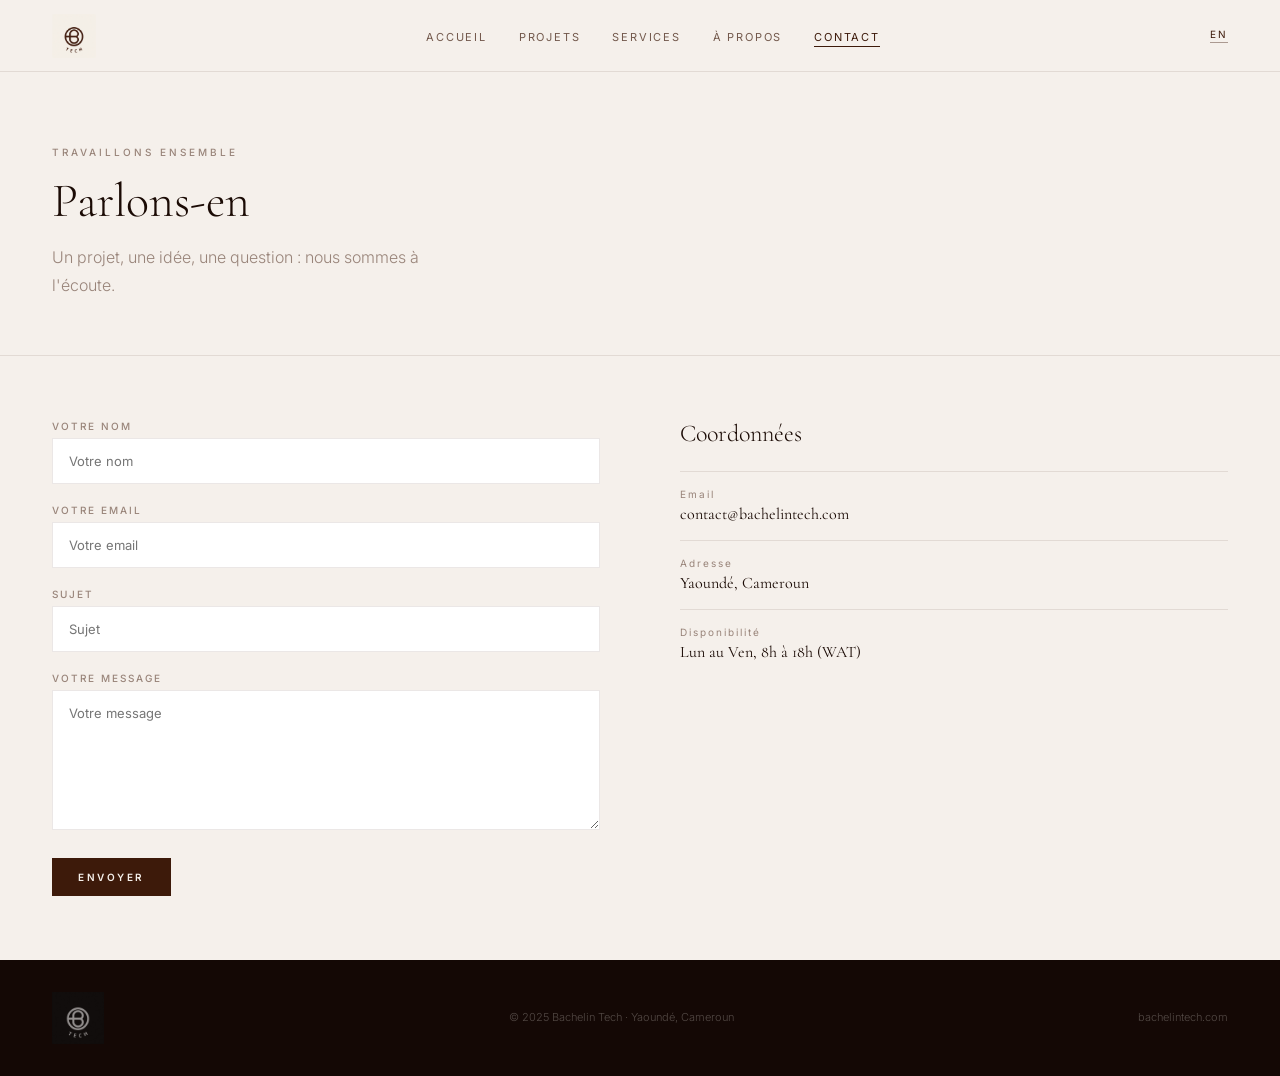
<file: contact.html>
<!DOCTYPE html>
<html lang="fr">
<head>
  <meta charset="UTF-8">
  <meta name="viewport" content="width=device-width, initial-scale=1.0">
  <meta name="description" content="Contactez Bachelin Tech, Yaoundé, Cameroun.">
  <title data-i18n="meta.title.contact">Contact | Bachelin Tech</title>
  <link rel="stylesheet" href="assets/css/main.css">
  <link rel="icon" type="image/png" href="assets/images/logo-btech.png">
</head>
<body>

  <nav id="main-nav">
    <a href="index.html" class="nav-brand"><img src="assets/images/logo-btech.png" alt="Bachelin Tech" class="nav-logo"></a>
    <ul class="nav-links">
      <li><a href="index.html"    data-i18n="nav.home">Accueil</a></li>
      <li><a href="projets.html"  data-i18n="nav.projects">Projets</a></li>
      <li><a href="services.html" data-i18n="nav.services">Services</a></li>
      <li><a href="a-propos.html" data-i18n="nav.about">À propos</a></li>
      <li><a href="contact.html"  data-i18n="nav.contact">Contact</a></li>
    </ul>
    <div class="nav-right">
      <button class="lang-toggle" id="lang-toggle">EN</button>
      <button class="nav-burger" id="nav-burger" aria-label="Menu">☰</button>
    </div>
  </nav>
  <div class="nav-mobile" id="mobile-nav">
    <button class="nav-mobile-close" id="mobile-nav-close">✕</button>
    <a href="index.html"    data-i18n="nav.home">Accueil</a>
    <a href="projets.html"  data-i18n="nav.projects">Projets</a>
    <a href="services.html" data-i18n="nav.services">Services</a>
    <a href="a-propos.html" data-i18n="nav.about">À propos</a>
    <a href="contact.html"  data-i18n="nav.contact">Contact</a>
  </div>

  <main>

    <header class="page-hero">
      <p class="eyebrow" data-i18n="contact.eyebrow">Travaillons ensemble</p>
      <h1 data-i18n="contact.title">Parlons-en</h1>
      <p style="margin-top:14px;max-width:420px" data-i18n="contact.sub">Un projet, une idée, une question : nous sommes à l'écoute.</p>
    </header>

    <div class="contact-layout">

      <!-- FORMULAIRE -->
      <div>
        <form class="contact-form" id="contact-form" novalidate>
          <div class="form-group">
            <label class="form-label" for="name" data-i18n="contact.form.name">Votre nom</label>
            <input class="form-input" id="name" name="name" type="text" required
              data-i18n-placeholder="contact.form.name" placeholder="Votre nom">
          </div>
          <div class="form-group">
            <label class="form-label" for="email" data-i18n="contact.form.email">Votre email</label>
            <input class="form-input" id="email" name="email" type="email" required
              data-i18n-placeholder="contact.form.email" placeholder="Votre email">
          </div>
          <div class="form-group">
            <label class="form-label" for="subject" data-i18n="contact.form.subject">Sujet</label>
            <input class="form-input" id="subject" name="subject" type="text"
              data-i18n-placeholder="contact.form.subject" placeholder="Sujet">
          </div>
          <div class="form-group">
            <label class="form-label" for="message" data-i18n="contact.form.message">Votre message</label>
            <textarea class="form-textarea" id="message" name="message" rows="6" required
              data-i18n-placeholder="contact.form.message" placeholder="Votre message"></textarea>
          </div>
          <button type="submit" class="btn-primary form-submit" data-i18n="contact.form.send">Envoyer</button>
        </form>
        <p id="form-success" data-i18n="contact.form.success">Message reçu, nous vous répondons sous 48h.</p>
      </div>

      <!-- COORDONNÉES -->
      <div class="contact-info">
        <h3 data-i18n="contact.info.title">Coordonnées</h3>
        <div class="contact-info-item">
          <span class="info-label" data-i18n="contact.info.email.label">Email</span>
          <span class="info-value">
            <a href="mailto:contact@bachelintech.com" data-i18n="contact.info.email.value">contact@bachelintech.com</a>
          </span>
        </div>
        <div class="contact-info-item">
          <span class="info-label" data-i18n="contact.info.location.label">Adresse</span>
          <span class="info-value" data-i18n="contact.info.location.value">Yaoundé, Cameroun</span>
        </div>
        <div class="contact-info-item">
          <span class="info-label" data-i18n="contact.info.hours.label">Disponibilité</span>
          <span class="info-value" data-i18n="contact.info.hours.value">Lun au Ven, 8h à 18h (WAT)</span>
        </div>
      </div>

    </div>

  </main>

  <footer id="main-footer">
    <img src="assets/images/logo-btech.png" alt="Bachelin Tech" class="footer-logo">
    <p class="footer-copy" data-i18n="footer.copy">© 2025 Bachelin Tech · Yaoundé, Cameroun</p>
    <p class="footer-copy">bachelintech.com</p>
  </footer>
  <script src="assets/js/i18n.js"></script>
  <script src="assets/js/main.js"></script>
</body>
</html>
</file>
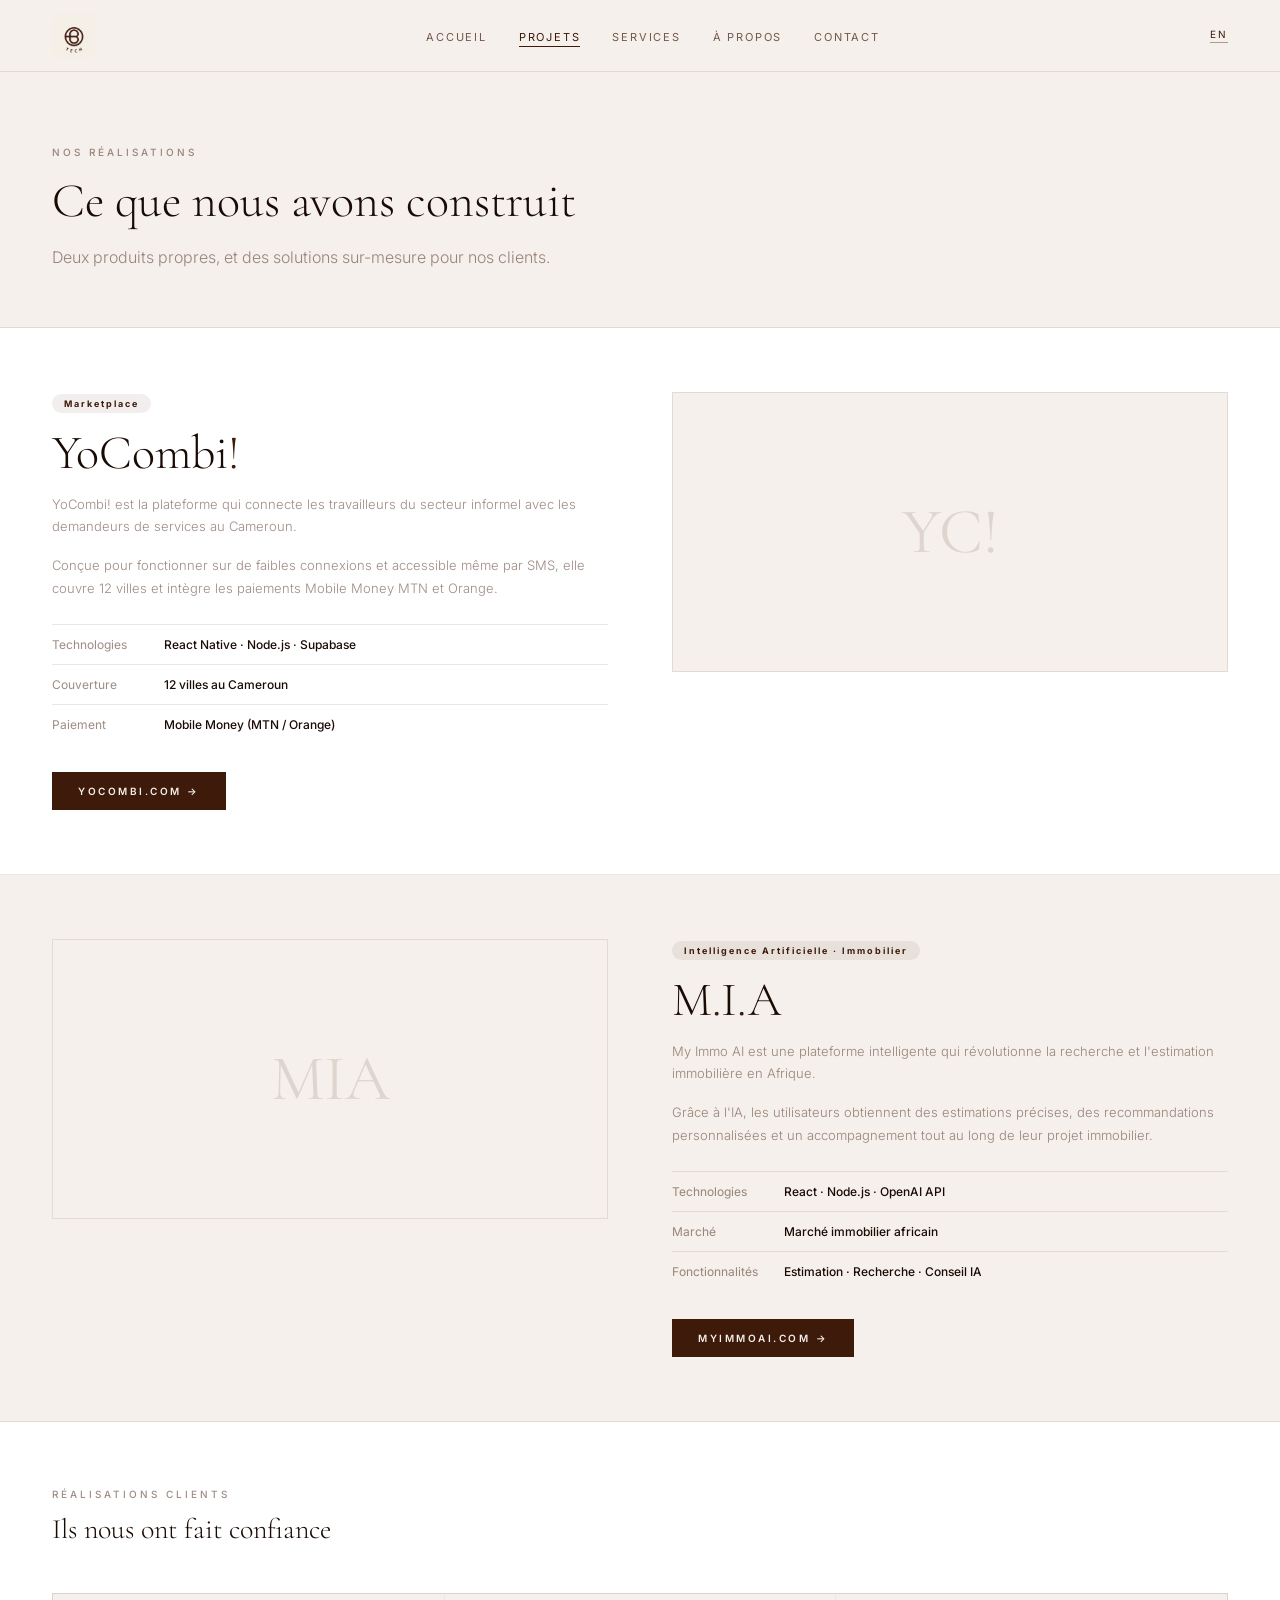
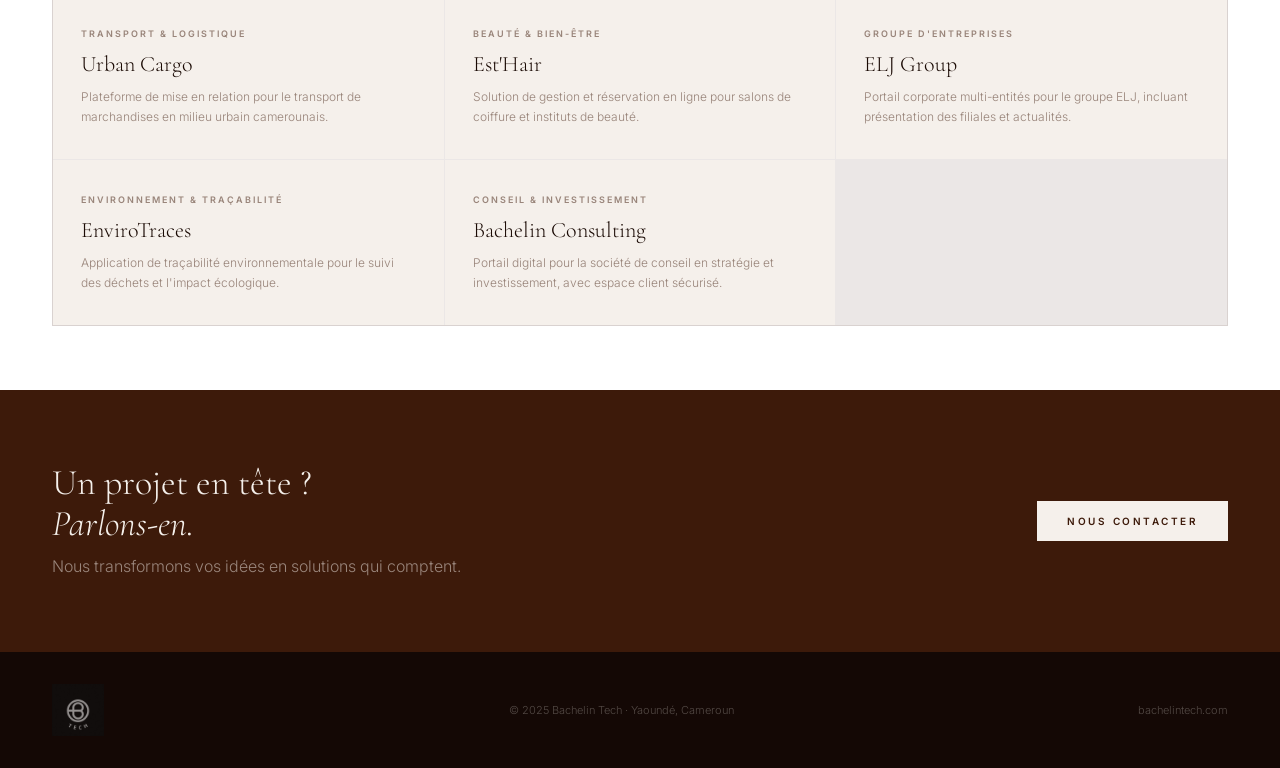
<file: projets.html>
<!DOCTYPE html>
<html lang="fr">
<head>
  <meta charset="UTF-8">
  <meta name="viewport" content="width=device-width, initial-scale=1.0">
  <meta name="description" content="Projets Bachelin Tech : YoCombi!, M.I.A, réalisations clients.">
  <title data-i18n="meta.title.projects">Nos Projets | Bachelin Tech</title>
  <link rel="stylesheet" href="assets/css/main.css">
  <link rel="icon" type="image/png" href="assets/images/logo-btech.png">
</head>
<body>

  <nav id="main-nav">
    <a href="index.html" class="nav-brand"><img src="assets/images/logo-btech.png" alt="Bachelin Tech" class="nav-logo"></a>
    <ul class="nav-links">
      <li><a href="index.html"    data-i18n="nav.home">Accueil</a></li>
      <li><a href="projets.html"  data-i18n="nav.projects">Projets</a></li>
      <li><a href="services.html" data-i18n="nav.services">Services</a></li>
      <li><a href="a-propos.html" data-i18n="nav.about">À propos</a></li>
      <li><a href="contact.html"  data-i18n="nav.contact">Contact</a></li>
    </ul>
    <div class="nav-right">
      <button class="lang-toggle" id="lang-toggle">EN</button>
      <button class="nav-burger" id="nav-burger" aria-label="Menu">☰</button>
    </div>
  </nav>
  <div class="nav-mobile" id="mobile-nav">
    <button class="nav-mobile-close" id="mobile-nav-close">✕</button>
    <a href="index.html"    data-i18n="nav.home">Accueil</a>
    <a href="projets.html"  data-i18n="nav.projects">Projets</a>
    <a href="services.html" data-i18n="nav.services">Services</a>
    <a href="a-propos.html" data-i18n="nav.about">À propos</a>
    <a href="contact.html"  data-i18n="nav.contact">Contact</a>
  </div>

  <main>

    <header class="page-hero">
      <p class="eyebrow" data-i18n="projects.eyebrow">Nos réalisations</p>
      <h1 data-i18n="projects.title">Ce que nous avons construit</h1>
      <p style="margin-top:14px;max-width:520px" data-i18n="projects.sub">Deux produits propres, et des solutions sur-mesure pour nos clients.</p>
    </header>

    <!-- ═══ YOCOMBI ══════════════════════════════════════════ -->
    <section class="product-feature" id="yocombi">
      <div class="product-body">
        <span class="product-tag" data-i18n="projects.prod1.tag">Marketplace</span>
        <h2 class="product-name">YoCombi<span class="accent">!</span></h2>
        <p data-i18n="projects.prod1.desc1">YoCombi! est la plateforme qui connecte les travailleurs du secteur informel avec les demandeurs de services au Cameroun.</p>
        <p data-i18n="projects.prod1.desc2">Conçue pour fonctionner sur de faibles connexions et accessible même par SMS, elle couvre 12 villes et intègre les paiements Mobile Money MTN et Orange.</p>
        <div class="product-meta">
          <div class="product-meta-item">
            <span class="product-meta-label">Technologies</span>
            <span class="product-meta-value" data-i18n="projects.prod1.meta.tech">React Native · Node.js · Supabase</span>
          </div>
          <div class="product-meta-item">
            <span class="product-meta-label">Couverture</span>
            <span class="product-meta-value" data-i18n="projects.prod1.meta.cities">12 villes au Cameroun</span>
          </div>
          <div class="product-meta-item">
            <span class="product-meta-label">Paiement</span>
            <span class="product-meta-value" data-i18n="projects.prod1.meta.payment">Mobile Money (MTN / Orange)</span>
          </div>
        </div>
        <a href="https://yocombi.com" target="_blank" rel="noopener" class="btn-primary" style="margin-top:28px">yocombi.com →</a>
      </div>
      <div class="product-visual"><span class="product-visual-placeholder">YC!</span></div>
    </section>

    <!-- ═══ MIA ═══════════════════════════════════════════════ -->
    <section class="product-feature" id="mia">
      <div class="product-visual"><span class="product-visual-placeholder">MIA</span></div>
      <div class="product-body">
        <span class="product-tag" data-i18n="projects.prod2.tag">Intelligence Artificielle · Immobilier</span>
        <h2 class="product-name">M<span class="accent">.</span>I<span class="accent">.</span>A</h2>
        <p data-i18n="projects.prod2.desc1">My Immo AI est une plateforme intelligente qui révolutionne la recherche et l'estimation immobilière en Afrique.</p>
        <p data-i18n="projects.prod2.desc2">Grâce à l'IA, les utilisateurs obtiennent des estimations précises, des recommandations personnalisées et un accompagnement tout au long de leur projet immobilier.</p>
        <div class="product-meta">
          <div class="product-meta-item">
            <span class="product-meta-label">Technologies</span>
            <span class="product-meta-value" data-i18n="projects.prod2.meta.tech">React · Node.js · OpenAI API</span>
          </div>
          <div class="product-meta-item">
            <span class="product-meta-label">Marché</span>
            <span class="product-meta-value" data-i18n="projects.prod2.meta.market">Marché immobilier africain</span>
          </div>
          <div class="product-meta-item">
            <span class="product-meta-label">Fonctionnalités</span>
            <span class="product-meta-value" data-i18n="projects.prod2.meta.features">Estimation · Recherche · Conseil IA</span>
          </div>
        </div>
        <a href="https://myimmoai.com" target="_blank" rel="noopener" class="btn-primary" style="margin-top:28px">myimmoai.com →</a>
      </div>
    </section>

    <!-- ═══ CLIENTS ═══════════════════════════════════════════ -->
    <section class="clients-section">
      <div class="section-top">
        <div>
          <p class="eyebrow" data-i18n="projects.clients.eyebrow">Réalisations clients</p>
          <h2 style="font-size:28px;margin-top:10px" data-i18n="projects.clients.title">Ils nous ont fait confiance</h2>
        </div>
      </div>
      <div class="clients-grid">
        <div class="client-card">
          <p class="client-sector">TRANSPORT &amp; LOGISTIQUE</p>
          <h3 class="client-name">Urban Cargo</h3>
          <p class="client-desc">Plateforme de mise en relation pour le transport de marchandises en milieu urbain camerounais.</p>
        </div>
        <div class="client-card">
          <p class="client-sector">BEAUTÉ &amp; BIEN-ÊTRE</p>
          <h3 class="client-name">Est'Hair</h3>
          <p class="client-desc">Solution de gestion et réservation en ligne pour salons de coiffure et instituts de beauté.</p>
        </div>
        <div class="client-card">
          <p class="client-sector">GROUPE D'ENTREPRISES</p>
          <h3 class="client-name">ELJ Group</h3>
          <p class="client-desc">Portail corporate multi-entités pour le groupe ELJ, incluant présentation des filiales et actualités.</p>
        </div>
        <div class="client-card">
          <p class="client-sector">ENVIRONNEMENT &amp; TRAÇABILITÉ</p>
          <h3 class="client-name">EnviroTraces</h3>
          <p class="client-desc">Application de traçabilité environnementale pour le suivi des déchets et l'impact écologique.</p>
        </div>
        <div class="client-card">
          <p class="client-sector">CONSEIL &amp; INVESTISSEMENT</p>
          <h3 class="client-name">Bachelin Consulting</h3>
          <p class="client-desc">Portail digital pour la société de conseil en stratégie et investissement, avec espace client sécurisé.</p>
        </div>
      </div>
    </section>

    <div class="cta-band">
      <div>
        <h2><span data-i18n="cta.headline1">Un projet en tête ?</span><br><em data-i18n="cta.headline2">Parlons-en.</em></h2>
        <p data-i18n="cta.sub">Nous transformons vos idées en solutions qui comptent.</p>
      </div>
      <a href="contact.html" class="btn-light" data-i18n="cta.btn">Nous contacter</a>
    </div>

  </main>

  <footer id="main-footer">
    <img src="assets/images/logo-btech.png" alt="Bachelin Tech" class="footer-logo">
    <p class="footer-copy" data-i18n="footer.copy">© 2025 Bachelin Tech · Yaoundé, Cameroun</p>
    <p class="footer-copy">bachelintech.com</p>
  </footer>
  <script src="assets/js/i18n.js"></script>
  <script src="assets/js/main.js"></script>
</body>
</html>
</file>
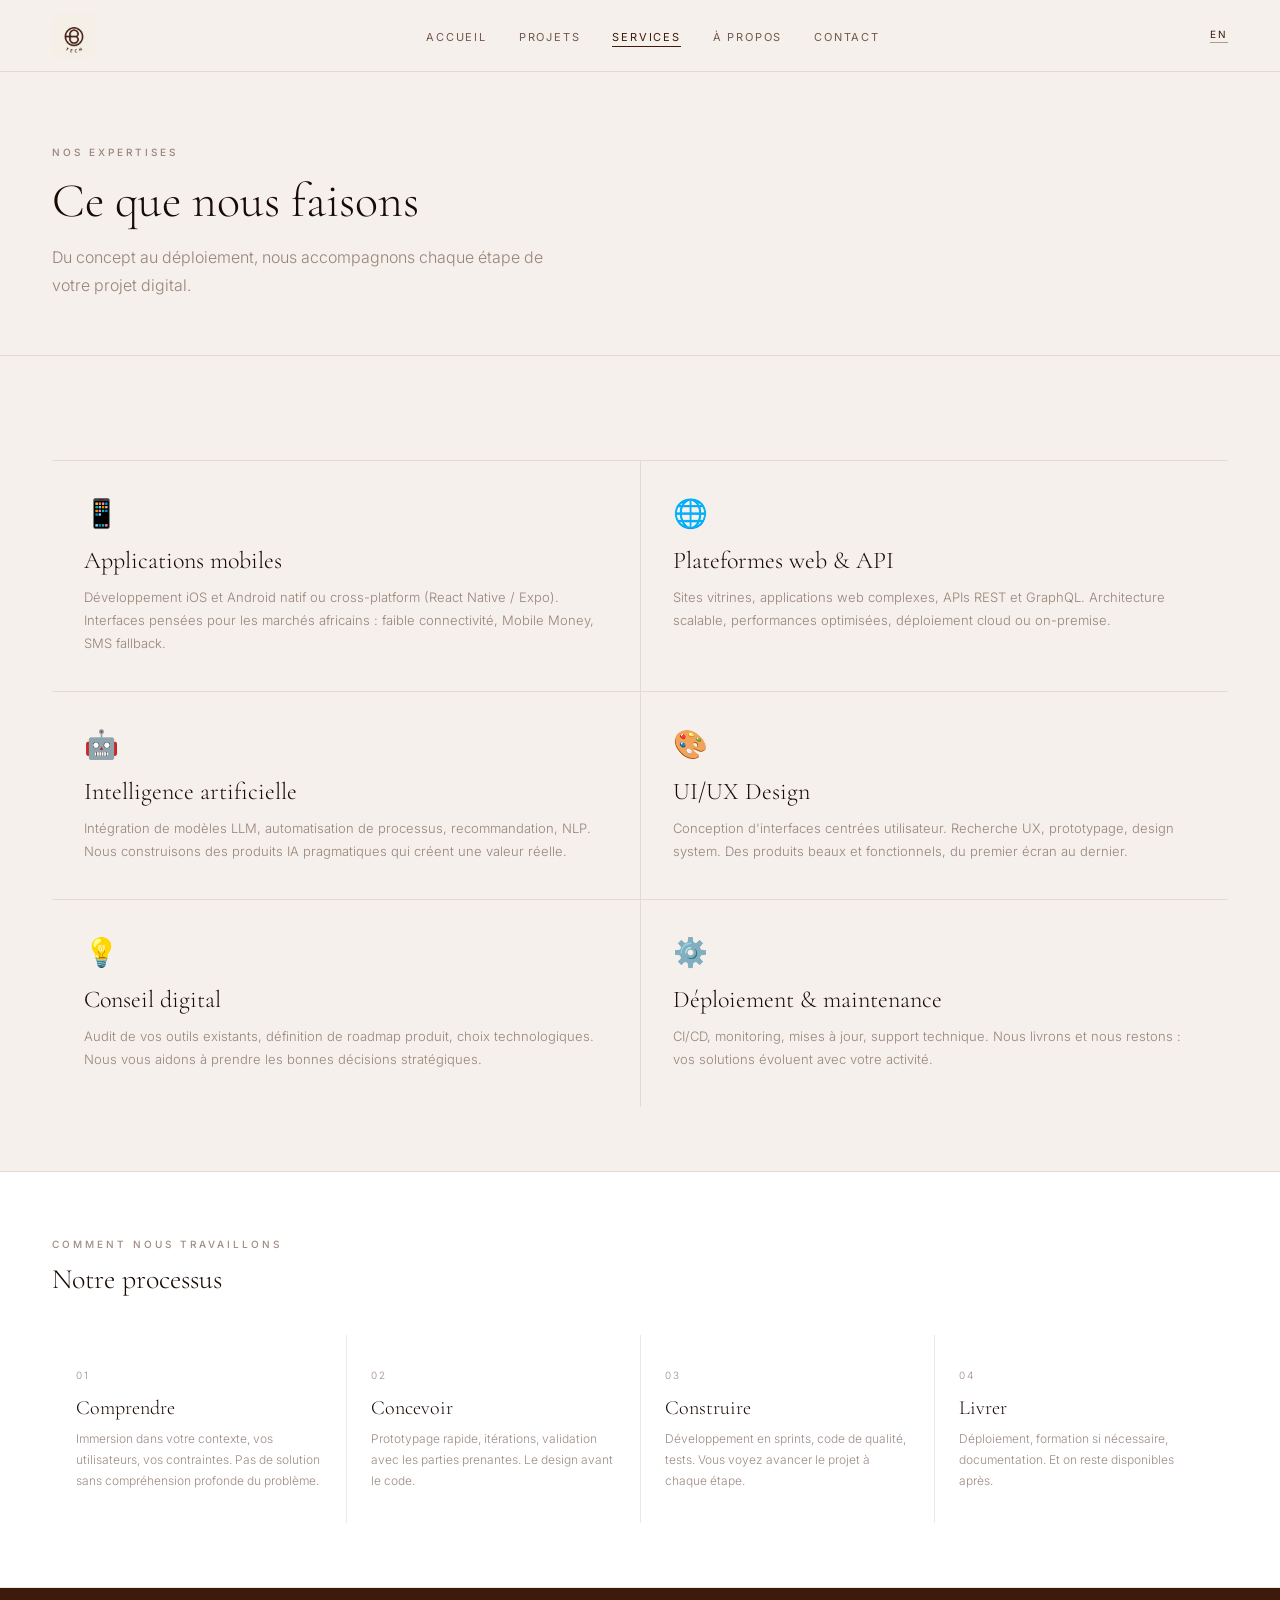
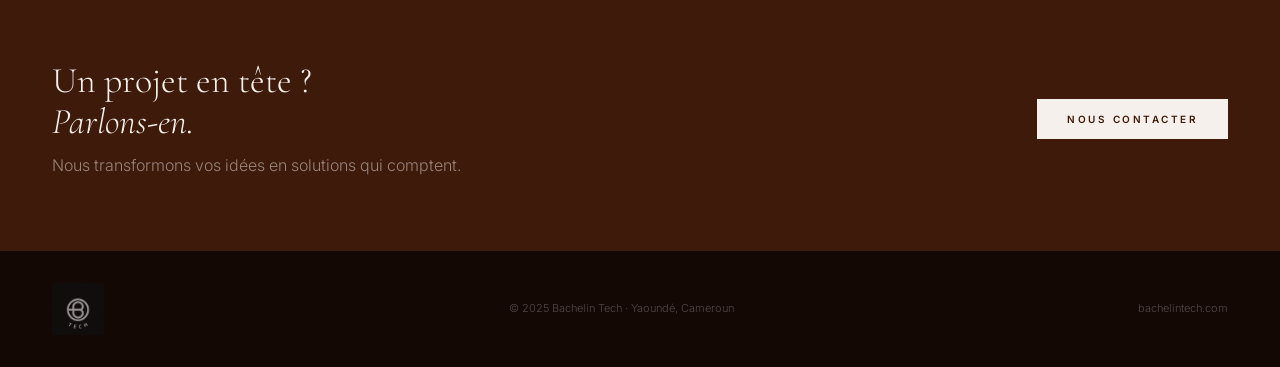
<file: services.html>
<!DOCTYPE html>
<html lang="fr">
<head>
  <meta charset="UTF-8">
  <meta name="viewport" content="width=device-width, initial-scale=1.0">
  <meta name="description" content="Services Bachelin Tech : Applications mobiles, web, IA, design, conseil.">
  <title data-i18n="meta.title.services">Nos Services | Bachelin Tech</title>
  <link rel="stylesheet" href="assets/css/main.css">
  <link rel="icon" type="image/png" href="assets/images/logo-btech.png">
</head>
<body>

  <nav id="main-nav">
    <a href="index.html" class="nav-brand"><img src="assets/images/logo-btech.png" alt="Bachelin Tech" class="nav-logo"></a>
    <ul class="nav-links">
      <li><a href="index.html"    data-i18n="nav.home">Accueil</a></li>
      <li><a href="projets.html"  data-i18n="nav.projects">Projets</a></li>
      <li><a href="services.html" data-i18n="nav.services">Services</a></li>
      <li><a href="a-propos.html" data-i18n="nav.about">À propos</a></li>
      <li><a href="contact.html"  data-i18n="nav.contact">Contact</a></li>
    </ul>
    <div class="nav-right">
      <button class="lang-toggle" id="lang-toggle">EN</button>
      <button class="nav-burger" id="nav-burger" aria-label="Menu">☰</button>
    </div>
  </nav>
  <div class="nav-mobile" id="mobile-nav">
    <button class="nav-mobile-close" id="mobile-nav-close">✕</button>
    <a href="index.html"    data-i18n="nav.home">Accueil</a>
    <a href="projets.html"  data-i18n="nav.projects">Projets</a>
    <a href="services.html" data-i18n="nav.services">Services</a>
    <a href="a-propos.html" data-i18n="nav.about">À propos</a>
    <a href="contact.html"  data-i18n="nav.contact">Contact</a>
  </div>

  <main>

    <header class="page-hero">
      <p class="eyebrow" data-i18n="services.eyebrow">Nos expertises</p>
      <h1 data-i18n="services.title">Ce que nous faisons</h1>
      <p style="margin-top:14px;max-width:520px" data-i18n="services.sub">Du concept au déploiement, nous accompagnons chaque étape de votre projet digital.</p>
    </header>

    <!-- ═══ 6 SERVICES ═══════════════════════════════════════ -->
    <section class="services-full">
      <div class="services-full-grid">
        <div class="service-full-item">
          <div class="service-icon">📱</div>
          <h3 class="service-title" data-i18n="services.s1.title">Applications mobiles</h3>
          <p class="service-text" data-i18n="services.s1.desc">Développement iOS et Android natif ou cross-platform (React Native / Expo). Interfaces pensées pour les marchés africains : faible connectivité, Mobile Money, SMS fallback.</p>
        </div>
        <div class="service-full-item">
          <div class="service-icon">🌐</div>
          <h3 class="service-title" data-i18n="services.s2.title">Plateformes web &amp; API</h3>
          <p class="service-text" data-i18n="services.s2.desc">Sites vitrines, applications web complexes, APIs REST et GraphQL. Architecture scalable, performances optimisées, déploiement cloud ou on-premise.</p>
        </div>
        <div class="service-full-item">
          <div class="service-icon">🤖</div>
          <h3 class="service-title" data-i18n="services.s3.title">Intelligence artificielle</h3>
          <p class="service-text" data-i18n="services.s3.desc">Intégration de modèles LLM, automatisation de processus, recommandation, NLP. Nous construisons des produits IA pragmatiques qui créent une valeur réelle.</p>
        </div>
        <div class="service-full-item">
          <div class="service-icon">🎨</div>
          <h3 class="service-title" data-i18n="services.s4.title">UI/UX Design</h3>
          <p class="service-text" data-i18n="services.s4.desc">Conception d'interfaces centrées utilisateur. Recherche UX, prototypage, design system. Des produits beaux et fonctionnels, du premier écran au dernier.</p>
        </div>
        <div class="service-full-item">
          <div class="service-icon">💡</div>
          <h3 class="service-title" data-i18n="services.s5.title">Conseil digital</h3>
          <p class="service-text" data-i18n="services.s5.desc">Audit de vos outils existants, définition de roadmap produit, choix technologiques. Nous vous aidons à prendre les bonnes décisions stratégiques.</p>
        </div>
        <div class="service-full-item">
          <div class="service-icon">⚙️</div>
          <h3 class="service-title" data-i18n="services.s6.title">Déploiement &amp; maintenance</h3>
          <p class="service-text" data-i18n="services.s6.desc">CI/CD, monitoring, mises à jour, support technique. Nous livrons et nous restons — vos solutions évoluent avec votre activité.</p>
        </div>
      </div>
    </section>

    <!-- ═══ PROCESSUS ════════════════════════════════════════ -->
    <section class="process-section">
      <p class="eyebrow" data-i18n="services.process.eyebrow">Comment nous travaillons</p>
      <h2 style="font-size:28px;margin-top:10px" data-i18n="services.process.title">Notre processus</h2>
      <div class="process-steps">
        <div class="process-step">
          <p class="process-num">01</p>
          <h3 class="process-title" data-i18n="services.p1.title">Comprendre</h3>
          <p class="process-desc" data-i18n="services.p1.desc">Immersion dans votre contexte, vos utilisateurs, vos contraintes. Pas de solution sans compréhension profonde du problème.</p>
        </div>
        <div class="process-step">
          <p class="process-num">02</p>
          <h3 class="process-title" data-i18n="services.p2.title">Concevoir</h3>
          <p class="process-desc" data-i18n="services.p2.desc">Prototypage rapide, itérations, validation avec les parties prenantes. Le design avant le code.</p>
        </div>
        <div class="process-step">
          <p class="process-num">03</p>
          <h3 class="process-title" data-i18n="services.p3.title">Construire</h3>
          <p class="process-desc" data-i18n="services.p3.desc">Développement en sprints, code de qualité, tests. Vous voyez avancer le projet à chaque étape.</p>
        </div>
        <div class="process-step">
          <p class="process-num">04</p>
          <h3 class="process-title" data-i18n="services.p4.title">Livrer</h3>
          <p class="process-desc" data-i18n="services.p4.desc">Déploiement, formation si nécessaire, documentation. Et on reste disponibles après.</p>
        </div>
      </div>
    </section>

    <div class="cta-band">
      <div>
        <h2><span data-i18n="cta.headline1">Un projet en tête ?</span><br><em data-i18n="cta.headline2">Parlons-en.</em></h2>
        <p data-i18n="cta.sub">Nous transformons vos idées en solutions qui comptent.</p>
      </div>
      <a href="contact.html" class="btn-light" data-i18n="cta.btn">Nous contacter</a>
    </div>

  </main>

  <footer id="main-footer">
    <img src="assets/images/logo-btech.png" alt="Bachelin Tech" class="footer-logo">
    <p class="footer-copy" data-i18n="footer.copy">© 2025 Bachelin Tech · Yaoundé, Cameroun</p>
    <p class="footer-copy">bachelintech.com</p>
  </footer>
  <script src="assets/js/i18n.js"></script>
  <script src="assets/js/main.js"></script>
</body>
</html>
</file>
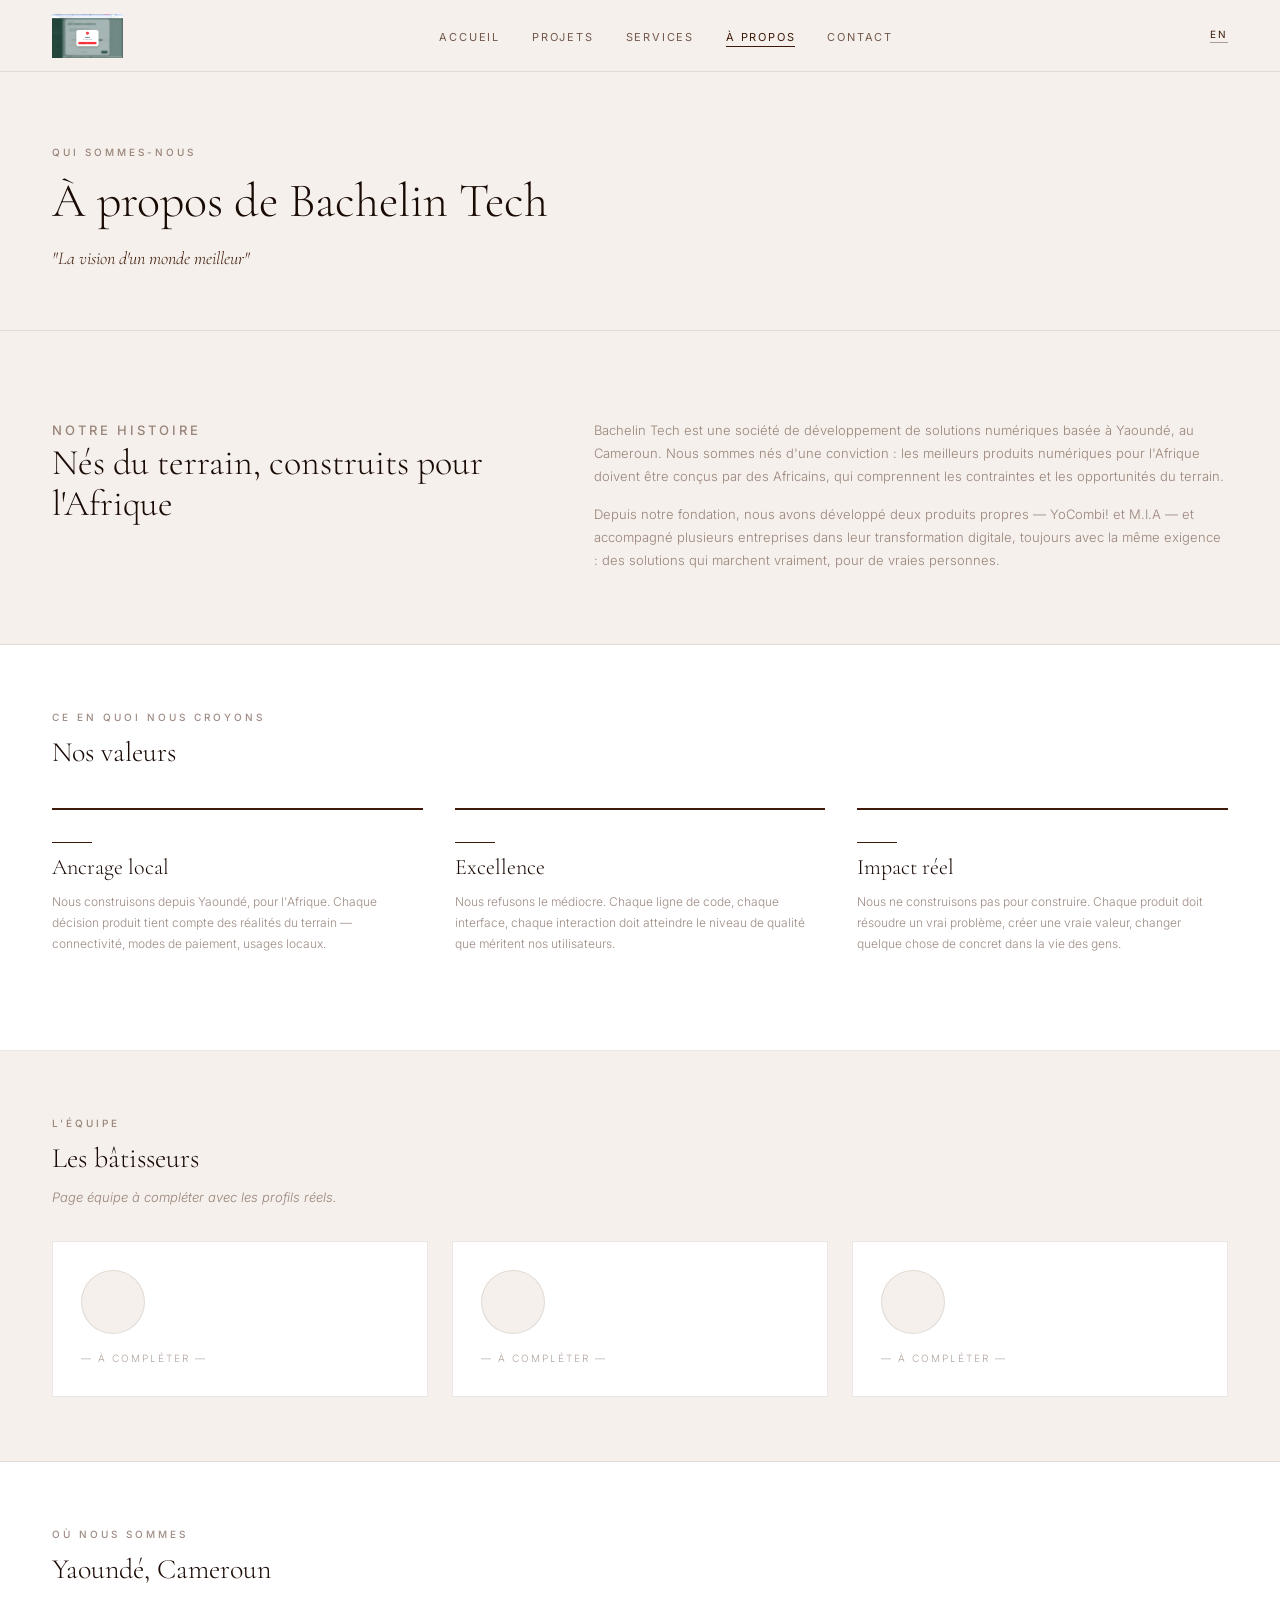
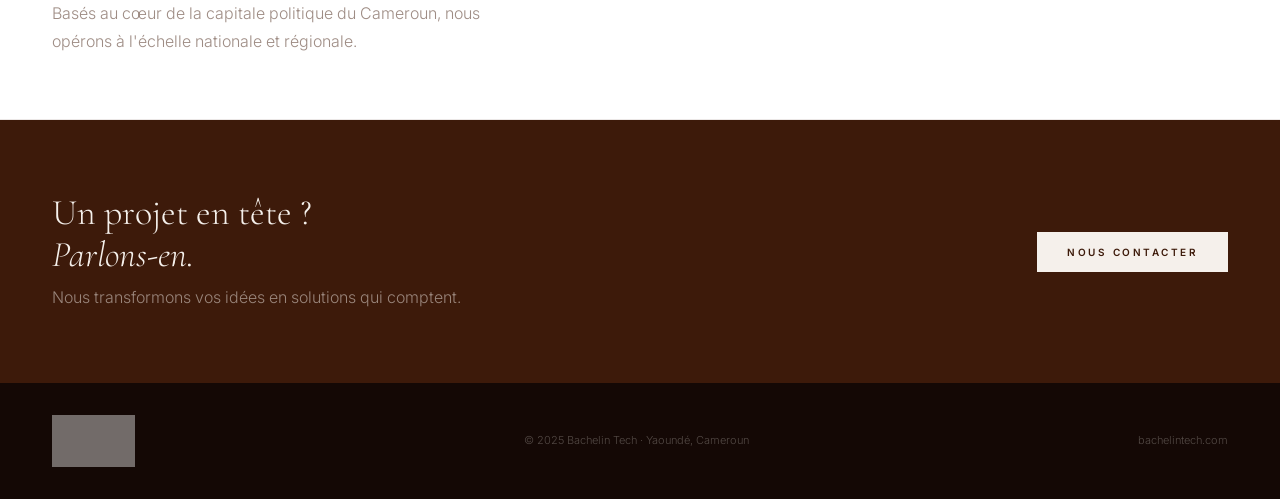
<file: BTech Web/a-propos.html>
<!DOCTYPE html>
<html lang="fr">
<head>
  <meta charset="UTF-8">
  <meta name="viewport" content="width=device-width, initial-scale=1.0">
  <meta name="description" content="À propos de Bachelin Tech — Histoire, valeurs, équipe. Yaoundé, Cameroun.">
  <title data-i18n="meta.title.about">À propos — Bachelin Tech</title>
  <link rel="stylesheet" href="assets/css/main.css">
  <link rel="icon" type="image/png" href="assets/images/logo-btech.png">
</head>
<body>

  <nav id="main-nav">
    <a href="index.html" class="nav-brand"><img src="assets/images/logo-btech.png" alt="Bachelin Tech" class="nav-logo"></a>
    <ul class="nav-links">
      <li><a href="index.html"    data-i18n="nav.home">Accueil</a></li>
      <li><a href="projets.html"  data-i18n="nav.projects">Projets</a></li>
      <li><a href="services.html" data-i18n="nav.services">Services</a></li>
      <li><a href="a-propos.html" data-i18n="nav.about">À propos</a></li>
      <li><a href="contact.html"  data-i18n="nav.contact">Contact</a></li>
    </ul>
    <div class="nav-right">
      <button class="lang-toggle" id="lang-toggle">EN</button>
      <button class="nav-burger" id="nav-burger" aria-label="Menu">☰</button>
    </div>
  </nav>
  <div class="nav-mobile" id="mobile-nav">
    <button class="nav-mobile-close" id="mobile-nav-close">✕</button>
    <a href="index.html"    data-i18n="nav.home">Accueil</a>
    <a href="projets.html"  data-i18n="nav.projects">Projets</a>
    <a href="services.html" data-i18n="nav.services">Services</a>
    <a href="a-propos.html" data-i18n="nav.about">À propos</a>
    <a href="contact.html"  data-i18n="nav.contact">Contact</a>
  </div>

  <main>

    <header class="page-hero">
      <p class="eyebrow" data-i18n="about.eyebrow">Qui sommes-nous</p>
      <h1 data-i18n="about.title">À propos de Bachelin Tech</h1>
      <p style="margin-top:14px;font-family:'Cormorant Garamond',Georgia,serif;font-size:18px;font-style:italic;color:#3D1A0A" data-i18n="about.sub">"La vision d'un monde meilleur"</p>
    </header>

    <!-- ═══ HISTOIRE ═════════════════════════════════════════ -->
    <section class="about-histoire">
      <div>
        <p class="eyebrow" data-i18n="about.h.eyebrow">Notre histoire</p>
        <h2 data-i18n="about.h.title">Nés du terrain, construits pour l'Afrique</h2>
      </div>
      <div>
        <p data-i18n="about.h.p1">Bachelin Tech est une société de développement de solutions numériques basée à Yaoundé, au Cameroun. Nous sommes nés d'une conviction : les meilleurs produits numériques pour l'Afrique doivent être conçus par des Africains, qui comprennent les contraintes et les opportunités du terrain.</p>
        <p style="margin-top:16px" data-i18n="about.h.p2">Depuis notre fondation, nous avons développé deux produits propres — YoCombi! et M.I.A — et accompagné plusieurs entreprises dans leur transformation digitale, toujours avec la même exigence : des solutions qui marchent vraiment, pour de vraies personnes.</p>
      </div>
    </section>

    <!-- ═══ VALEURS ═══════════════════════════════════════════ -->
    <section class="values-section">
      <p class="eyebrow" data-i18n="about.v.eyebrow">Ce en quoi nous croyons</p>
      <h2 style="font-size:28px;margin-top:10px" data-i18n="about.v.title">Nos valeurs</h2>
      <div class="values-grid">
        <div class="value-card">
          <div class="rule"></div>
          <h3 class="value-name" data-i18n="about.v1.name">Ancrage local</h3>
          <p class="value-desc" data-i18n="about.v1.desc">Nous construisons depuis Yaoundé, pour l'Afrique. Chaque décision produit tient compte des réalités du terrain — connectivité, modes de paiement, usages locaux.</p>
        </div>
        <div class="value-card">
          <div class="rule"></div>
          <h3 class="value-name" data-i18n="about.v2.name">Excellence</h3>
          <p class="value-desc" data-i18n="about.v2.desc">Nous refusons le médiocre. Chaque ligne de code, chaque interface, chaque interaction doit atteindre le niveau de qualité que méritent nos utilisateurs.</p>
        </div>
        <div class="value-card">
          <div class="rule"></div>
          <h3 class="value-name" data-i18n="about.v3.name">Impact réel</h3>
          <p class="value-desc" data-i18n="about.v3.desc">Nous ne construisons pas pour construire. Chaque produit doit résoudre un vrai problème, créer une vraie valeur, changer quelque chose de concret dans la vie des gens.</p>
        </div>
      </div>
    </section>

    <!-- ═══ ÉQUIPE ════════════════════════════════════════════ -->
    <section class="team-section">
      <p class="eyebrow" data-i18n="about.team.eyebrow">L'équipe</p>
      <h2 style="font-size:28px;margin-top:10px" data-i18n="about.team.title">Les bâtisseurs</h2>
      <p style="margin-top:12px;font-style:italic;color:rgba(61,26,10,0.5);font-family:'Inter',sans-serif;font-size:13px" data-i18n="about.team.note">Page équipe à compléter avec les profils réels.</p>
      <div class="team-grid">
        <div class="team-placeholder">
          <div class="team-avatar"></div>
          <p style="font-family:'Inter',sans-serif;font-size:10px;letter-spacing:2px;color:rgba(61,26,10,0.4)">— À COMPLÉTER —</p>
        </div>
        <div class="team-placeholder">
          <div class="team-avatar"></div>
          <p style="font-family:'Inter',sans-serif;font-size:10px;letter-spacing:2px;color:rgba(61,26,10,0.4)">— À COMPLÉTER —</p>
        </div>
        <div class="team-placeholder">
          <div class="team-avatar"></div>
          <p style="font-family:'Inter',sans-serif;font-size:10px;letter-spacing:2px;color:rgba(61,26,10,0.4)">— À COMPLÉTER —</p>
        </div>
      </div>
    </section>

    <!-- ═══ LOCALISATION ══════════════════════════════════════ -->
    <section class="section" style="border-bottom:1px solid rgba(61,26,10,0.1);background:#ffffff">
      <p class="eyebrow" data-i18n="about.location.eyebrow">Où nous sommes</p>
      <h2 style="font-size:28px;margin-top:10px" data-i18n="about.location.title">Yaoundé, Cameroun</h2>
      <p style="margin-top:14px;max-width:480px" data-i18n="about.location.desc">Basés au cœur de la capitale politique du Cameroun, nous opérons à l'échelle nationale et régionale.</p>
    </section>

    <div class="cta-band">
      <div>
        <h2><span data-i18n="cta.headline1">Un projet en tête ?</span><br><em data-i18n="cta.headline2">Parlons-en.</em></h2>
        <p data-i18n="cta.sub">Nous transformons vos idées en solutions qui comptent.</p>
      </div>
      <a href="contact.html" class="btn-light" data-i18n="cta.btn">Nous contacter</a>
    </div>

  </main>

  <footer id="main-footer">
    <img src="assets/images/logo-btech.png" alt="Bachelin Tech" class="footer-logo">
    <p class="footer-copy" data-i18n="footer.copy">© 2025 Bachelin Tech · Yaoundé, Cameroun</p>
    <p class="footer-copy">bachelintech.com</p>
  </footer>
  <script src="assets/js/i18n.js"></script>
  <script src="assets/js/main.js"></script>
</body>
</html>
</file>
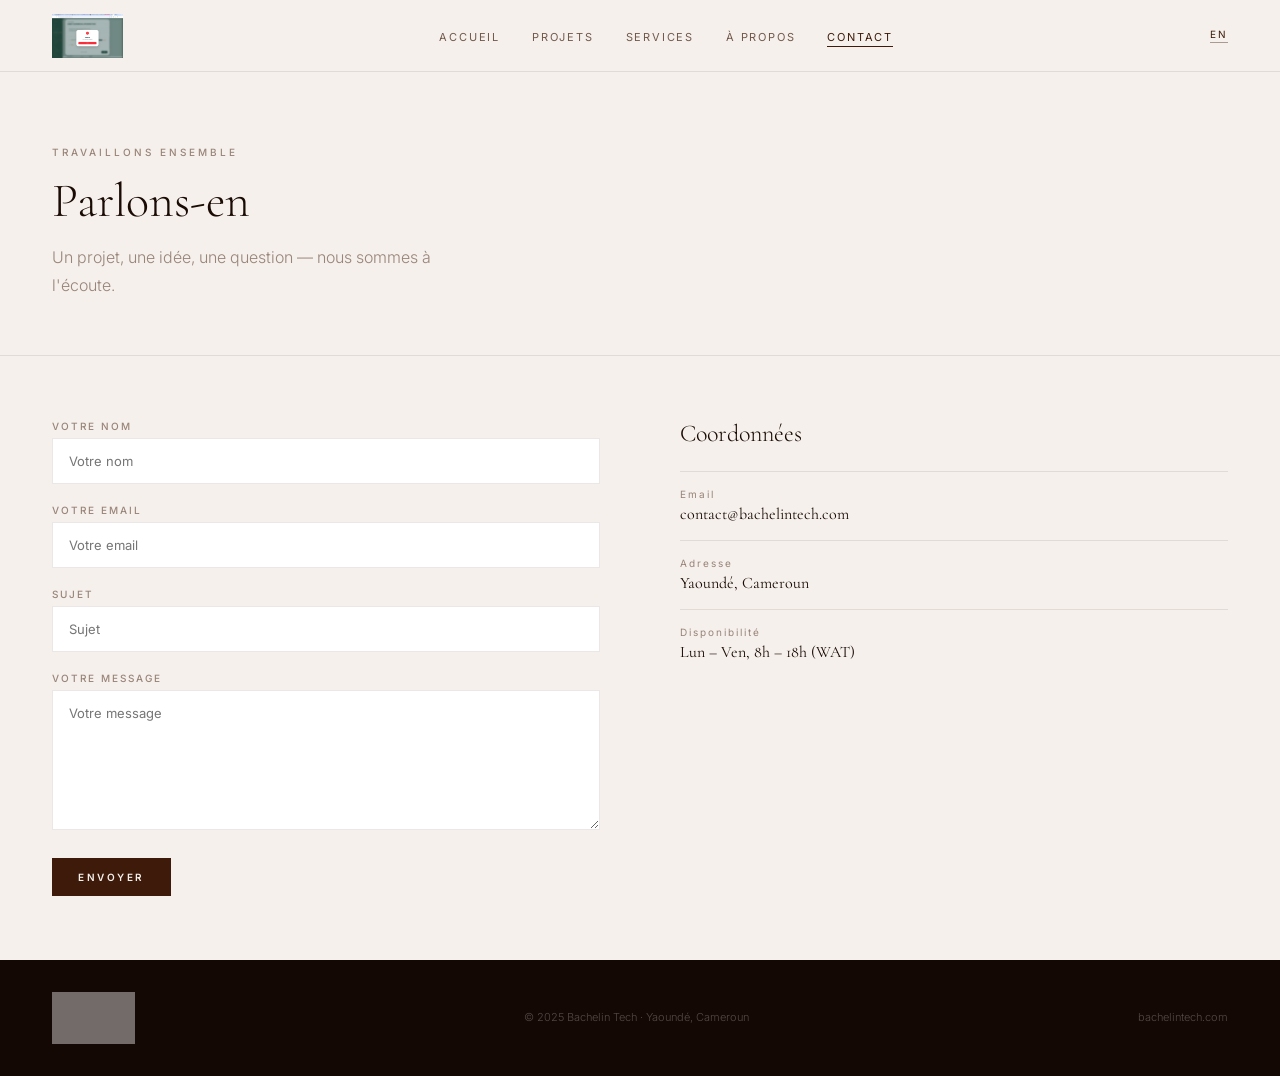
<file: BTech Web/contact.html>
<!DOCTYPE html>
<html lang="fr">
<head>
  <meta charset="UTF-8">
  <meta name="viewport" content="width=device-width, initial-scale=1.0">
  <meta name="description" content="Contactez Bachelin Tech — Yaoundé, Cameroun.">
  <title data-i18n="meta.title.contact">Contact — Bachelin Tech</title>
  <link rel="stylesheet" href="assets/css/main.css">
  <link rel="icon" type="image/png" href="assets/images/logo-btech.png">
</head>
<body>

  <nav id="main-nav">
    <a href="index.html" class="nav-brand"><img src="assets/images/logo-btech.png" alt="Bachelin Tech" class="nav-logo"></a>
    <ul class="nav-links">
      <li><a href="index.html"    data-i18n="nav.home">Accueil</a></li>
      <li><a href="projets.html"  data-i18n="nav.projects">Projets</a></li>
      <li><a href="services.html" data-i18n="nav.services">Services</a></li>
      <li><a href="a-propos.html" data-i18n="nav.about">À propos</a></li>
      <li><a href="contact.html"  data-i18n="nav.contact">Contact</a></li>
    </ul>
    <div class="nav-right">
      <button class="lang-toggle" id="lang-toggle">EN</button>
      <button class="nav-burger" id="nav-burger" aria-label="Menu">☰</button>
    </div>
  </nav>
  <div class="nav-mobile" id="mobile-nav">
    <button class="nav-mobile-close" id="mobile-nav-close">✕</button>
    <a href="index.html"    data-i18n="nav.home">Accueil</a>
    <a href="projets.html"  data-i18n="nav.projects">Projets</a>
    <a href="services.html" data-i18n="nav.services">Services</a>
    <a href="a-propos.html" data-i18n="nav.about">À propos</a>
    <a href="contact.html"  data-i18n="nav.contact">Contact</a>
  </div>

  <main>

    <header class="page-hero">
      <p class="eyebrow" data-i18n="contact.eyebrow">Travaillons ensemble</p>
      <h1 data-i18n="contact.title">Parlons-en</h1>
      <p style="margin-top:14px;max-width:420px" data-i18n="contact.sub">Un projet, une idée, une question — nous sommes à l'écoute.</p>
    </header>

    <div class="contact-layout">

      <!-- FORMULAIRE -->
      <div>
        <form class="contact-form" id="contact-form" novalidate>
          <div class="form-group">
            <label class="form-label" for="name" data-i18n="contact.form.name">Votre nom</label>
            <input class="form-input" id="name" name="name" type="text" required
              data-i18n-placeholder="contact.form.name" placeholder="Votre nom">
          </div>
          <div class="form-group">
            <label class="form-label" for="email" data-i18n="contact.form.email">Votre email</label>
            <input class="form-input" id="email" name="email" type="email" required
              data-i18n-placeholder="contact.form.email" placeholder="Votre email">
          </div>
          <div class="form-group">
            <label class="form-label" for="subject" data-i18n="contact.form.subject">Sujet</label>
            <input class="form-input" id="subject" name="subject" type="text"
              data-i18n-placeholder="contact.form.subject" placeholder="Sujet">
          </div>
          <div class="form-group">
            <label class="form-label" for="message" data-i18n="contact.form.message">Votre message</label>
            <textarea class="form-textarea" id="message" name="message" rows="6" required
              data-i18n-placeholder="contact.form.message" placeholder="Votre message"></textarea>
          </div>
          <button type="submit" class="btn-primary form-submit" data-i18n="contact.form.send">Envoyer</button>
        </form>
        <p id="form-success" data-i18n="contact.form.success">Message reçu — nous vous répondons sous 48h.</p>
      </div>

      <!-- COORDONNÉES -->
      <div class="contact-info">
        <h3 data-i18n="contact.info.title">Coordonnées</h3>
        <div class="contact-info-item">
          <span class="info-label" data-i18n="contact.info.email.label">Email</span>
          <span class="info-value">
            <a href="mailto:contact@bachelintech.com" data-i18n="contact.info.email.value">contact@bachelintech.com</a>
          </span>
        </div>
        <div class="contact-info-item">
          <span class="info-label" data-i18n="contact.info.location.label">Adresse</span>
          <span class="info-value" data-i18n="contact.info.location.value">Yaoundé, Cameroun</span>
        </div>
        <div class="contact-info-item">
          <span class="info-label" data-i18n="contact.info.hours.label">Disponibilité</span>
          <span class="info-value" data-i18n="contact.info.hours.value">Lun – Ven, 8h – 18h (WAT)</span>
        </div>
      </div>

    </div>

  </main>

  <footer id="main-footer">
    <img src="assets/images/logo-btech.png" alt="Bachelin Tech" class="footer-logo">
    <p class="footer-copy" data-i18n="footer.copy">© 2025 Bachelin Tech · Yaoundé, Cameroun</p>
    <p class="footer-copy">bachelintech.com</p>
  </footer>
  <script src="assets/js/i18n.js"></script>
  <script src="assets/js/main.js"></script>
</body>
</html>
</file>
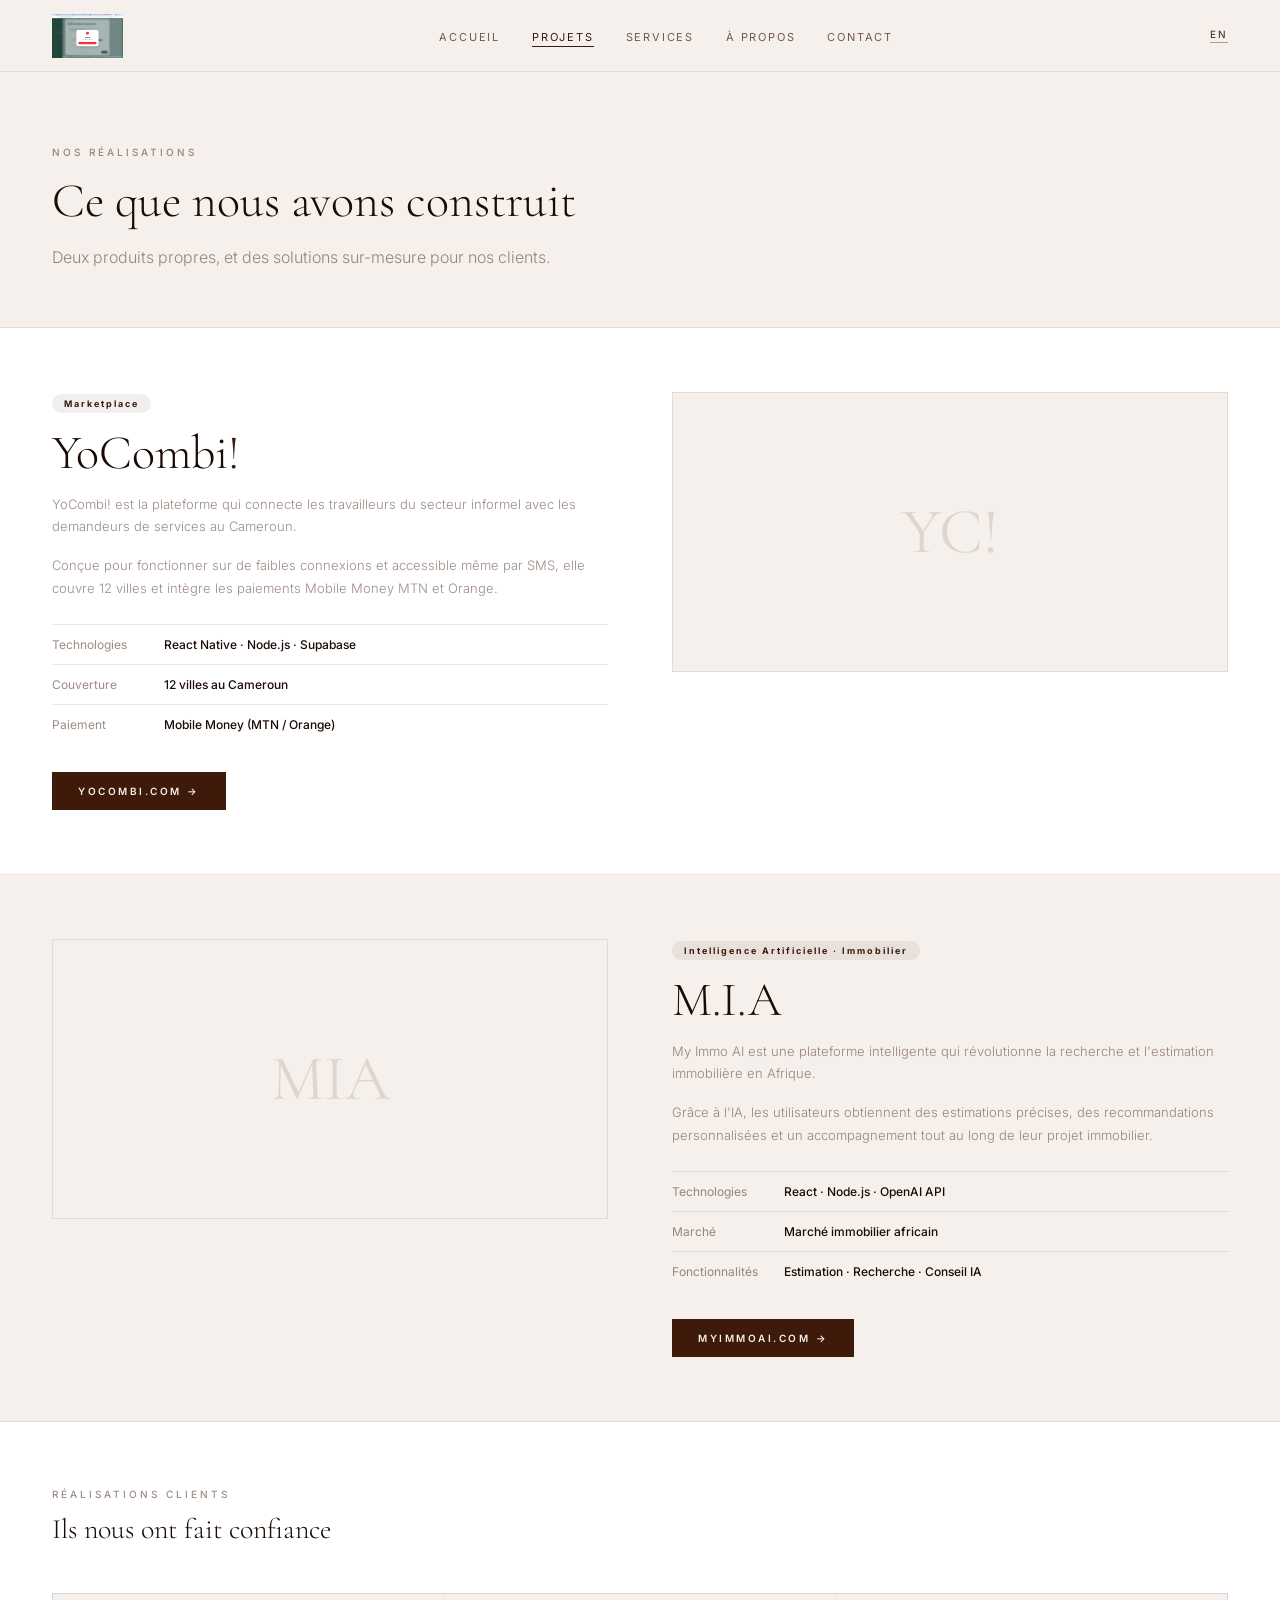
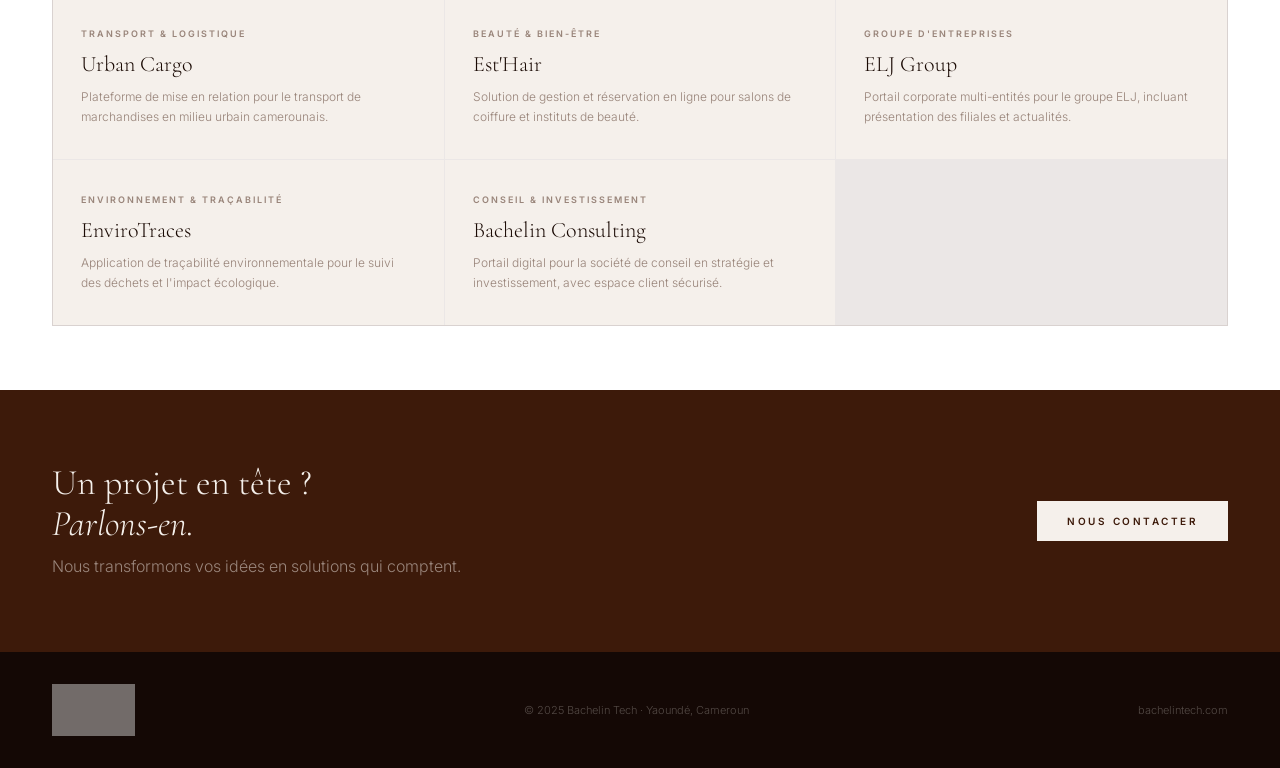
<file: BTech Web/projets.html>
<!DOCTYPE html>
<html lang="fr">
<head>
  <meta charset="UTF-8">
  <meta name="viewport" content="width=device-width, initial-scale=1.0">
  <meta name="description" content="Projets Bachelin Tech — YoCombi!, M.I.A, réalisations clients.">
  <title data-i18n="meta.title.projects">Nos Projets — Bachelin Tech</title>
  <link rel="stylesheet" href="assets/css/main.css">
  <link rel="icon" type="image/png" href="assets/images/logo-btech.png">
</head>
<body>

  <nav id="main-nav">
    <a href="index.html" class="nav-brand"><img src="assets/images/logo-btech.png" alt="Bachelin Tech" class="nav-logo"></a>
    <ul class="nav-links">
      <li><a href="index.html"    data-i18n="nav.home">Accueil</a></li>
      <li><a href="projets.html"  data-i18n="nav.projects">Projets</a></li>
      <li><a href="services.html" data-i18n="nav.services">Services</a></li>
      <li><a href="a-propos.html" data-i18n="nav.about">À propos</a></li>
      <li><a href="contact.html"  data-i18n="nav.contact">Contact</a></li>
    </ul>
    <div class="nav-right">
      <button class="lang-toggle" id="lang-toggle">EN</button>
      <button class="nav-burger" id="nav-burger" aria-label="Menu">☰</button>
    </div>
  </nav>
  <div class="nav-mobile" id="mobile-nav">
    <button class="nav-mobile-close" id="mobile-nav-close">✕</button>
    <a href="index.html"    data-i18n="nav.home">Accueil</a>
    <a href="projets.html"  data-i18n="nav.projects">Projets</a>
    <a href="services.html" data-i18n="nav.services">Services</a>
    <a href="a-propos.html" data-i18n="nav.about">À propos</a>
    <a href="contact.html"  data-i18n="nav.contact">Contact</a>
  </div>

  <main>

    <header class="page-hero">
      <p class="eyebrow" data-i18n="projects.eyebrow">Nos réalisations</p>
      <h1 data-i18n="projects.title">Ce que nous avons construit</h1>
      <p style="margin-top:14px;max-width:520px" data-i18n="projects.sub">Deux produits propres, et des solutions sur-mesure pour nos clients.</p>
    </header>

    <!-- ═══ YOCOMBI ══════════════════════════════════════════ -->
    <section class="product-feature" id="yocombi">
      <div class="product-body">
        <span class="product-tag" data-i18n="projects.prod1.tag">Marketplace</span>
        <h2 class="product-name">YoCombi<span class="accent">!</span></h2>
        <p data-i18n="projects.prod1.desc1">YoCombi! est la plateforme qui connecte les travailleurs du secteur informel avec les demandeurs de services au Cameroun.</p>
        <p data-i18n="projects.prod1.desc2">Conçue pour fonctionner sur de faibles connexions et accessible même par SMS, elle couvre 12 villes et intègre les paiements Mobile Money MTN et Orange.</p>
        <div class="product-meta">
          <div class="product-meta-item">
            <span class="product-meta-label">Technologies</span>
            <span class="product-meta-value" data-i18n="projects.prod1.meta.tech">React Native · Node.js · Supabase</span>
          </div>
          <div class="product-meta-item">
            <span class="product-meta-label">Couverture</span>
            <span class="product-meta-value" data-i18n="projects.prod1.meta.cities">12 villes au Cameroun</span>
          </div>
          <div class="product-meta-item">
            <span class="product-meta-label">Paiement</span>
            <span class="product-meta-value" data-i18n="projects.prod1.meta.payment">Mobile Money (MTN / Orange)</span>
          </div>
        </div>
        <a href="https://yocombi.com" target="_blank" rel="noopener" class="btn-primary" style="margin-top:28px">yocombi.com →</a>
      </div>
      <div class="product-visual"><span class="product-visual-placeholder">YC!</span></div>
    </section>

    <!-- ═══ MIA ═══════════════════════════════════════════════ -->
    <section class="product-feature" id="mia">
      <div class="product-visual"><span class="product-visual-placeholder">MIA</span></div>
      <div class="product-body">
        <span class="product-tag" data-i18n="projects.prod2.tag">Intelligence Artificielle · Immobilier</span>
        <h2 class="product-name">M<span class="accent">.</span>I<span class="accent">.</span>A</h2>
        <p data-i18n="projects.prod2.desc1">My Immo AI est une plateforme intelligente qui révolutionne la recherche et l'estimation immobilière en Afrique.</p>
        <p data-i18n="projects.prod2.desc2">Grâce à l'IA, les utilisateurs obtiennent des estimations précises, des recommandations personnalisées et un accompagnement tout au long de leur projet immobilier.</p>
        <div class="product-meta">
          <div class="product-meta-item">
            <span class="product-meta-label">Technologies</span>
            <span class="product-meta-value" data-i18n="projects.prod2.meta.tech">React · Node.js · OpenAI API</span>
          </div>
          <div class="product-meta-item">
            <span class="product-meta-label">Marché</span>
            <span class="product-meta-value" data-i18n="projects.prod2.meta.market">Marché immobilier africain</span>
          </div>
          <div class="product-meta-item">
            <span class="product-meta-label">Fonctionnalités</span>
            <span class="product-meta-value" data-i18n="projects.prod2.meta.features">Estimation · Recherche · Conseil IA</span>
          </div>
        </div>
        <a href="https://myimmoai.com" target="_blank" rel="noopener" class="btn-primary" style="margin-top:28px">myimmoai.com →</a>
      </div>
    </section>

    <!-- ═══ CLIENTS ═══════════════════════════════════════════ -->
    <section class="clients-section">
      <div class="section-top">
        <div>
          <p class="eyebrow" data-i18n="projects.clients.eyebrow">Réalisations clients</p>
          <h2 style="font-size:28px;margin-top:10px" data-i18n="projects.clients.title">Ils nous ont fait confiance</h2>
        </div>
      </div>
      <div class="clients-grid">
        <div class="client-card">
          <p class="client-sector">TRANSPORT &amp; LOGISTIQUE</p>
          <h3 class="client-name">Urban Cargo</h3>
          <p class="client-desc">Plateforme de mise en relation pour le transport de marchandises en milieu urbain camerounais.</p>
        </div>
        <div class="client-card">
          <p class="client-sector">BEAUTÉ &amp; BIEN-ÊTRE</p>
          <h3 class="client-name">Est'Hair</h3>
          <p class="client-desc">Solution de gestion et réservation en ligne pour salons de coiffure et instituts de beauté.</p>
        </div>
        <div class="client-card">
          <p class="client-sector">GROUPE D'ENTREPRISES</p>
          <h3 class="client-name">ELJ Group</h3>
          <p class="client-desc">Portail corporate multi-entités pour le groupe ELJ, incluant présentation des filiales et actualités.</p>
        </div>
        <div class="client-card">
          <p class="client-sector">ENVIRONNEMENT &amp; TRAÇABILITÉ</p>
          <h3 class="client-name">EnviroTraces</h3>
          <p class="client-desc">Application de traçabilité environnementale pour le suivi des déchets et l'impact écologique.</p>
        </div>
        <div class="client-card">
          <p class="client-sector">CONSEIL &amp; INVESTISSEMENT</p>
          <h3 class="client-name">Bachelin Consulting</h3>
          <p class="client-desc">Portail digital pour la société de conseil en stratégie et investissement, avec espace client sécurisé.</p>
        </div>
      </div>
    </section>

    <div class="cta-band">
      <div>
        <h2><span data-i18n="cta.headline1">Un projet en tête ?</span><br><em data-i18n="cta.headline2">Parlons-en.</em></h2>
        <p data-i18n="cta.sub">Nous transformons vos idées en solutions qui comptent.</p>
      </div>
      <a href="contact.html" class="btn-light" data-i18n="cta.btn">Nous contacter</a>
    </div>

  </main>

  <footer id="main-footer">
    <img src="assets/images/logo-btech.png" alt="Bachelin Tech" class="footer-logo">
    <p class="footer-copy" data-i18n="footer.copy">© 2025 Bachelin Tech · Yaoundé, Cameroun</p>
    <p class="footer-copy">bachelintech.com</p>
  </footer>
  <script src="assets/js/i18n.js"></script>
  <script src="assets/js/main.js"></script>
</body>
</html>
</file>
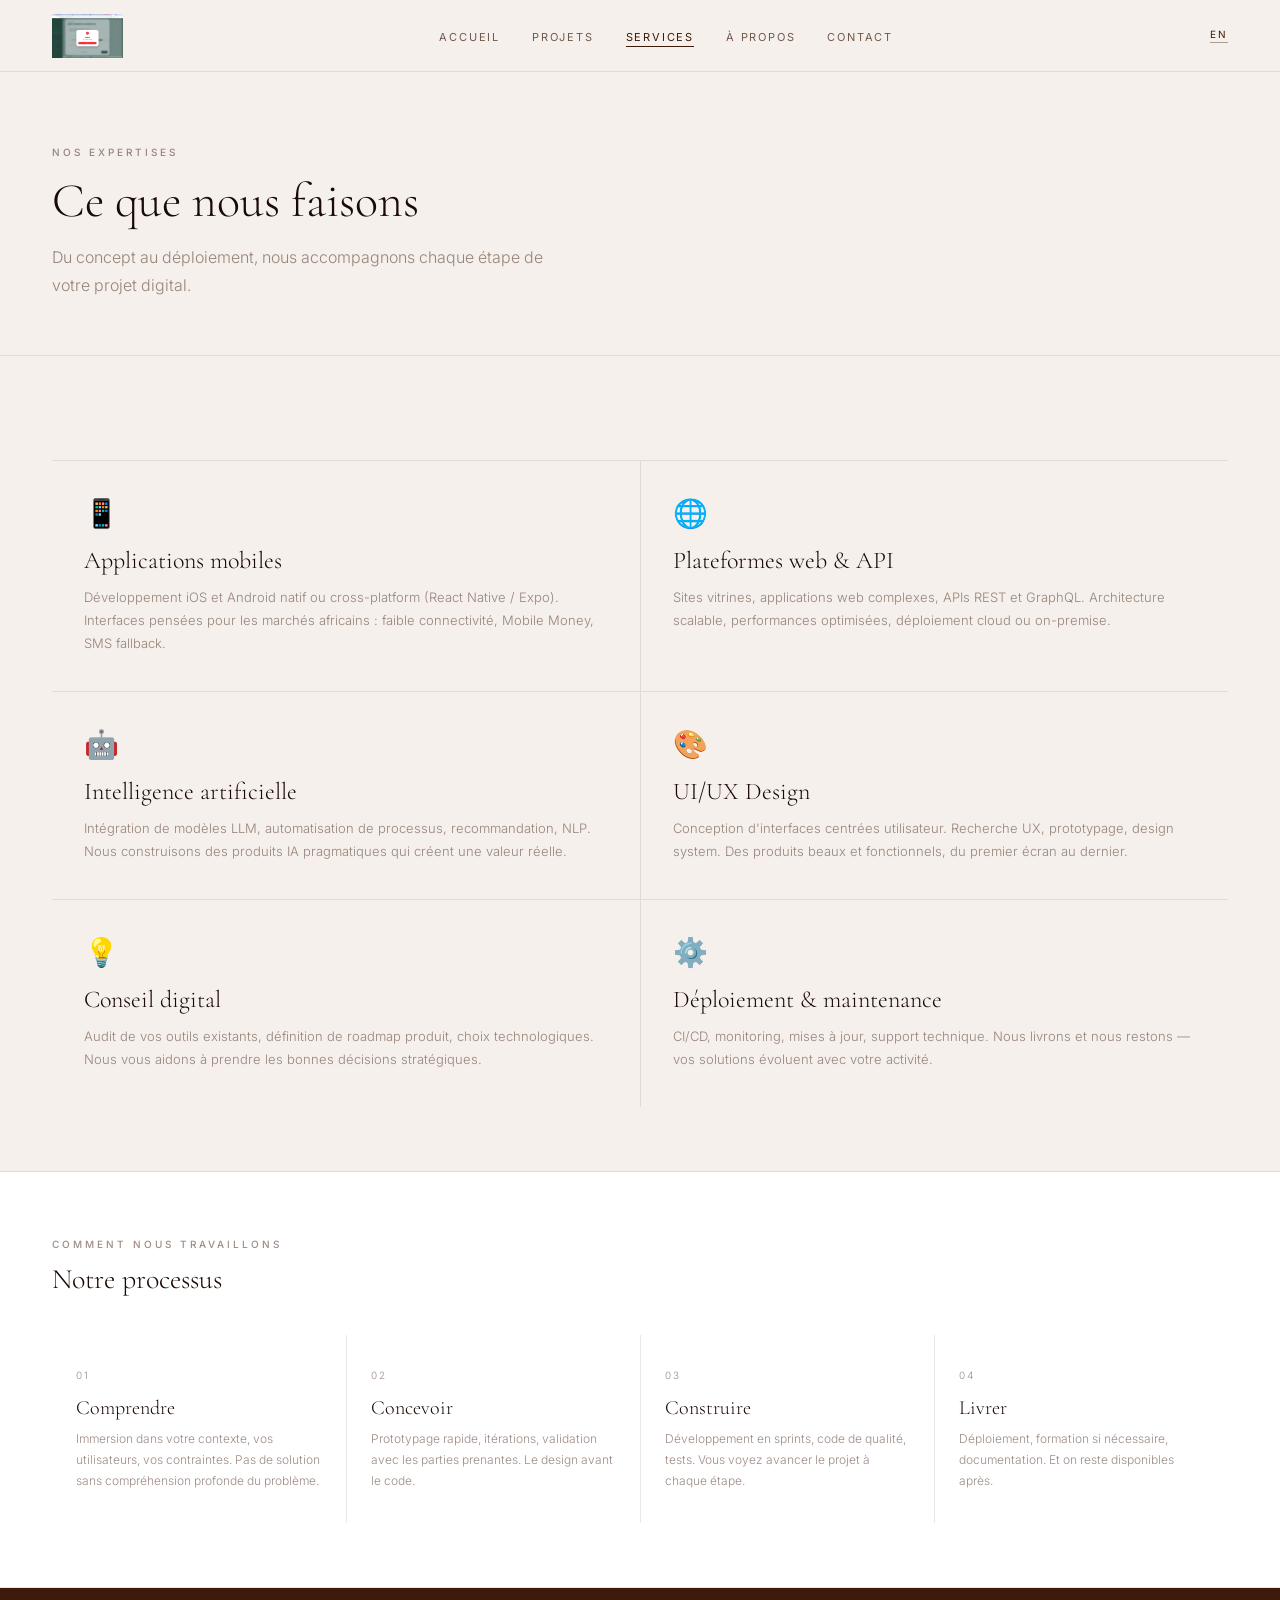
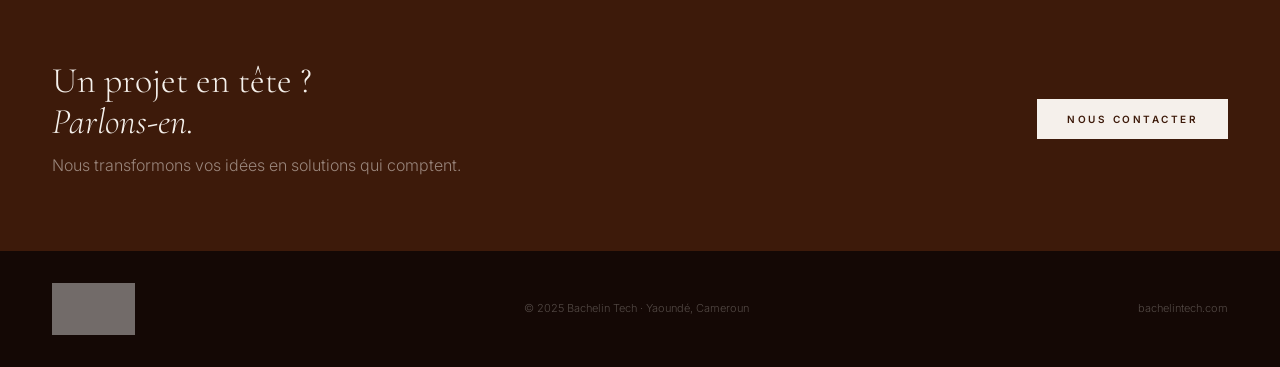
<file: BTech Web/services.html>
<!DOCTYPE html>
<html lang="fr">
<head>
  <meta charset="UTF-8">
  <meta name="viewport" content="width=device-width, initial-scale=1.0">
  <meta name="description" content="Services Bachelin Tech — Applications mobiles, web, IA, design, conseil.">
  <title data-i18n="meta.title.services">Nos Services — Bachelin Tech</title>
  <link rel="stylesheet" href="assets/css/main.css">
  <link rel="icon" type="image/png" href="assets/images/logo-btech.png">
</head>
<body>

  <nav id="main-nav">
    <a href="index.html" class="nav-brand"><img src="assets/images/logo-btech.png" alt="Bachelin Tech" class="nav-logo"></a>
    <ul class="nav-links">
      <li><a href="index.html"    data-i18n="nav.home">Accueil</a></li>
      <li><a href="projets.html"  data-i18n="nav.projects">Projets</a></li>
      <li><a href="services.html" data-i18n="nav.services">Services</a></li>
      <li><a href="a-propos.html" data-i18n="nav.about">À propos</a></li>
      <li><a href="contact.html"  data-i18n="nav.contact">Contact</a></li>
    </ul>
    <div class="nav-right">
      <button class="lang-toggle" id="lang-toggle">EN</button>
      <button class="nav-burger" id="nav-burger" aria-label="Menu">☰</button>
    </div>
  </nav>
  <div class="nav-mobile" id="mobile-nav">
    <button class="nav-mobile-close" id="mobile-nav-close">✕</button>
    <a href="index.html"    data-i18n="nav.home">Accueil</a>
    <a href="projets.html"  data-i18n="nav.projects">Projets</a>
    <a href="services.html" data-i18n="nav.services">Services</a>
    <a href="a-propos.html" data-i18n="nav.about">À propos</a>
    <a href="contact.html"  data-i18n="nav.contact">Contact</a>
  </div>

  <main>

    <header class="page-hero">
      <p class="eyebrow" data-i18n="services.eyebrow">Nos expertises</p>
      <h1 data-i18n="services.title">Ce que nous faisons</h1>
      <p style="margin-top:14px;max-width:520px" data-i18n="services.sub">Du concept au déploiement, nous accompagnons chaque étape de votre projet digital.</p>
    </header>

    <!-- ═══ 6 SERVICES ═══════════════════════════════════════ -->
    <section class="services-full">
      <div class="services-full-grid">
        <div class="service-full-item">
          <div class="service-icon">📱</div>
          <h3 class="service-title" data-i18n="services.s1.title">Applications mobiles</h3>
          <p class="service-text" data-i18n="services.s1.desc">Développement iOS et Android natif ou cross-platform (React Native / Expo). Interfaces pensées pour les marchés africains : faible connectivité, Mobile Money, SMS fallback.</p>
        </div>
        <div class="service-full-item">
          <div class="service-icon">🌐</div>
          <h3 class="service-title" data-i18n="services.s2.title">Plateformes web &amp; API</h3>
          <p class="service-text" data-i18n="services.s2.desc">Sites vitrines, applications web complexes, APIs REST et GraphQL. Architecture scalable, performances optimisées, déploiement cloud ou on-premise.</p>
        </div>
        <div class="service-full-item">
          <div class="service-icon">🤖</div>
          <h3 class="service-title" data-i18n="services.s3.title">Intelligence artificielle</h3>
          <p class="service-text" data-i18n="services.s3.desc">Intégration de modèles LLM, automatisation de processus, recommandation, NLP. Nous construisons des produits IA pragmatiques qui créent une valeur réelle.</p>
        </div>
        <div class="service-full-item">
          <div class="service-icon">🎨</div>
          <h3 class="service-title" data-i18n="services.s4.title">UI/UX Design</h3>
          <p class="service-text" data-i18n="services.s4.desc">Conception d'interfaces centrées utilisateur. Recherche UX, prototypage, design system. Des produits beaux et fonctionnels, du premier écran au dernier.</p>
        </div>
        <div class="service-full-item">
          <div class="service-icon">💡</div>
          <h3 class="service-title" data-i18n="services.s5.title">Conseil digital</h3>
          <p class="service-text" data-i18n="services.s5.desc">Audit de vos outils existants, définition de roadmap produit, choix technologiques. Nous vous aidons à prendre les bonnes décisions stratégiques.</p>
        </div>
        <div class="service-full-item">
          <div class="service-icon">⚙️</div>
          <h3 class="service-title" data-i18n="services.s6.title">Déploiement &amp; maintenance</h3>
          <p class="service-text" data-i18n="services.s6.desc">CI/CD, monitoring, mises à jour, support technique. Nous livrons et nous restons — vos solutions évoluent avec votre activité.</p>
        </div>
      </div>
    </section>

    <!-- ═══ PROCESSUS ════════════════════════════════════════ -->
    <section class="process-section">
      <p class="eyebrow" data-i18n="services.process.eyebrow">Comment nous travaillons</p>
      <h2 style="font-size:28px;margin-top:10px" data-i18n="services.process.title">Notre processus</h2>
      <div class="process-steps">
        <div class="process-step">
          <p class="process-num">01</p>
          <h3 class="process-title" data-i18n="services.p1.title">Comprendre</h3>
          <p class="process-desc" data-i18n="services.p1.desc">Immersion dans votre contexte, vos utilisateurs, vos contraintes. Pas de solution sans compréhension profonde du problème.</p>
        </div>
        <div class="process-step">
          <p class="process-num">02</p>
          <h3 class="process-title" data-i18n="services.p2.title">Concevoir</h3>
          <p class="process-desc" data-i18n="services.p2.desc">Prototypage rapide, itérations, validation avec les parties prenantes. Le design avant le code.</p>
        </div>
        <div class="process-step">
          <p class="process-num">03</p>
          <h3 class="process-title" data-i18n="services.p3.title">Construire</h3>
          <p class="process-desc" data-i18n="services.p3.desc">Développement en sprints, code de qualité, tests. Vous voyez avancer le projet à chaque étape.</p>
        </div>
        <div class="process-step">
          <p class="process-num">04</p>
          <h3 class="process-title" data-i18n="services.p4.title">Livrer</h3>
          <p class="process-desc" data-i18n="services.p4.desc">Déploiement, formation si nécessaire, documentation. Et on reste disponibles après.</p>
        </div>
      </div>
    </section>

    <div class="cta-band">
      <div>
        <h2><span data-i18n="cta.headline1">Un projet en tête ?</span><br><em data-i18n="cta.headline2">Parlons-en.</em></h2>
        <p data-i18n="cta.sub">Nous transformons vos idées en solutions qui comptent.</p>
      </div>
      <a href="contact.html" class="btn-light" data-i18n="cta.btn">Nous contacter</a>
    </div>

  </main>

  <footer id="main-footer">
    <img src="assets/images/logo-btech.png" alt="Bachelin Tech" class="footer-logo">
    <p class="footer-copy" data-i18n="footer.copy">© 2025 Bachelin Tech · Yaoundé, Cameroun</p>
    <p class="footer-copy">bachelintech.com</p>
  </footer>
  <script src="assets/js/i18n.js"></script>
  <script src="assets/js/main.js"></script>
</body>
</html>
</file>
<file: assets/css/main.css>
/* ─── GOOGLE FONTS ───────────────────────────────────────── */
@import url('https://fonts.googleapis.com/css2?family=Cormorant+Garamond:ital,wght@0,300;0,400;0,600;1,300;1,400&family=Inter:wght@300;400;500;600&display=swap');

/* ─── VARIABLES ──────────────────────────────────────────── */
:root {
  --cream:      #F5F0EB;
  --brown:      #3D1A0A;
  --dark:       #1a0a04;
  --footer-bg:  #140805;
  --white:      #ffffff;
  --border:     rgba(61, 26, 10, 0.10);
  --muted:      rgba(61, 26, 10, 0.50);
  --font-serif: 'Cormorant Garamond', Georgia, serif;
  --font-sans:  'Inter', -apple-system, BlinkMacSystemFont, sans-serif;
}

/* ─── RESET ──────────────────────────────────────────────── */
*, *::before, *::after { box-sizing: border-box; margin: 0; padding: 0; }
html { scroll-behavior: smooth; }
body { background: var(--cream); color: var(--dark); font-family: var(--font-serif); -webkit-font-smoothing: antialiased; }
img { max-width: 100%; display: block; }
a { text-decoration: none; color: inherit; }
ul { list-style: none; }
button { cursor: pointer; border: none; background: none; font-family: inherit; }

/* ─── TYPOGRAPHY ─────────────────────────────────────────── */
h1, h2, h3, h4 { font-family: var(--font-serif); font-weight: 300; line-height: 1.15; color: var(--dark); }
p { font-family: var(--font-sans); font-weight: 300; line-height: 1.75; color: var(--muted); }
.eyebrow { font-family: var(--font-sans); font-size: 10px; letter-spacing: 3px; font-weight: 500; color: var(--muted); text-transform: uppercase; }
.brown  { color: var(--brown); }
.rule   { width: 40px; height: 1px; background: var(--brown); }

/* ─── NAV ────────────────────────────────────────────────── */
#main-nav {
  position: sticky; top: 0; z-index: 100;
  background: var(--cream);
  height: 72px;
  display: flex; align-items: center; justify-content: space-between;
  padding: 0 52px;
  border-bottom: 1px solid var(--border);
}
.nav-logo { height: 44px; width: auto; }
.nav-links { display: flex; gap: 32px; align-items: center; }
.nav-links a {
  font-family: var(--font-sans); font-size: 11px; letter-spacing: 1.8px;
  text-transform: uppercase; color: var(--brown); opacity: 0.7; transition: opacity 0.2s;
}
.nav-links a:hover, .nav-links a.active { opacity: 1; }
.nav-links a.active { border-bottom: 1px solid var(--brown); padding-bottom: 2px; }
.nav-right { display: flex; align-items: center; gap: 16px; }
.lang-toggle {
  font-family: var(--font-sans); font-size: 10px; letter-spacing: 2px;
  color: var(--brown); border-bottom: 1px solid rgba(61,26,10,0.4); padding-bottom: 2px;
}
.nav-burger { display: none; font-size: 22px; color: var(--brown); }
.nav-mobile {
  display: none; position: fixed; inset: 0; background: var(--cream); z-index: 99;
  flex-direction: column; align-items: center; justify-content: center; gap: 32px;
}
.nav-mobile.open { display: flex; }
.nav-mobile a { font-family: var(--font-serif); font-size: 32px; font-weight: 300; color: var(--dark); }
.nav-mobile-close { position: absolute; top: 24px; right: 28px; font-size: 28px; color: var(--brown); }

/* ─── FOOTER ─────────────────────────────────────────────── */
#main-footer {
  background: var(--footer-bg);
  padding: 32px 52px;
  display: flex; justify-content: space-between; align-items: center;
}
.footer-logo { height: 52px; width: auto; filter: invert(1) grayscale(1); opacity: 0.65; }
.footer-copy { font-family: var(--font-sans); font-size: 11px; color: rgba(245,240,235,0.28); }

/* ─── BUTTONS ────────────────────────────────────────────── */
.btn-primary {
  display: inline-block; font-family: var(--font-sans); font-size: 10px;
  letter-spacing: 2.5px; font-weight: 600; text-transform: uppercase;
  background: var(--brown); color: var(--cream); padding: 13px 26px; transition: opacity 0.2s;
}
.btn-primary:hover { opacity: 0.85; }
.btn-ghost {
  font-family: var(--font-serif); font-size: 15px; font-style: italic;
  color: var(--brown); border-bottom: 1px solid rgba(61,26,10,0.3); padding-bottom: 2px;
}
.btn-light {
  display: inline-block; font-family: var(--font-sans); font-size: 10px;
  letter-spacing: 2.5px; font-weight: 600; text-transform: uppercase;
  background: var(--cream); color: var(--brown); padding: 14px 30px;
}
.btn-light:hover { opacity: 0.85; }

/* ─── PAGE HERO (inner pages) ────────────────────────────── */
.page-hero { padding: 72px 52px 56px; border-bottom: 1px solid var(--border); }
.page-hero h1 { font-size: 48px; margin-top: 12px; }

/* ─── CTA BAND ───────────────────────────────────────────── */
.cta-band {
  background: var(--brown); padding: 72px 52px;
  display: flex; justify-content: space-between; align-items: center; gap: 40px;
}
.cta-band h2 { font-size: 36px; color: var(--cream); }
.cta-band p  { color: rgba(245,240,235,0.5); margin-top: 8px; }

/* ─── SECTION HELPERS ────────────────────────────────────── */
.section { padding: 64px 52px; }
.section-top {
  display: flex; justify-content: space-between; align-items: flex-end; margin-bottom: 48px;
}

/* ─── HOME: HERO SPLIT ───────────────────────────────────── */
.hero-split {
  display: grid; grid-template-columns: 52% 48%;
  min-height: 500px; border-bottom: 1px solid var(--border);
}
.hero-left {
  padding: 60px 52px;
  display: flex; flex-direction: column; justify-content: space-between;
  border-right: 1px solid var(--border);
}
.hero-logo    { height: 72px; width: auto; margin-bottom: 24px; }
.hero-headline { font-size: 54px; line-height: 1.1; }
.hero-meta    { margin-top: auto; padding-top: 36px; }
.hero-tagline {
  font-family: var(--font-sans); font-size: 13px; font-weight: 300; color: #5a3a28;
  line-height: 1.75; max-width: 340px; margin-bottom: 28px;
}
.hero-ctas    { display: flex; align-items: center; gap: 20px; }
.hero-right   { display: flex; flex-direction: column; }
.hero-product {
  flex: 1; padding: 36px 40px; border-bottom: 1px solid var(--border);
  display: flex; flex-direction: column; justify-content: space-between;
  transition: background 0.2s;
}
.hero-product:last-child { border-bottom: none; }
.hero-product:hover { background: rgba(255,255,255,0.5); }
.prod-name { font-size: 36px; margin: 10px 0; }
.prod-link { font-family: var(--font-serif); font-size: 15px; font-style: italic; color: rgba(61,26,10,0.35); margin-top: 14px; }

/* ─── HOME: MANIFESTE ────────────────────────────────────── */
.manifeste {
  padding: 72px 52px; display: grid; grid-template-columns: 1fr 1fr;
  gap: 64px; align-items: center; border-bottom: 1px solid var(--border); background: var(--white);
}
.manifeste blockquote { font-size: 30px; line-height: 1.4; }
.manifeste .rule      { margin-bottom: 22px; }

/* ─── HOME: SERVICES APERÇU ──────────────────────────────── */
.services-preview { padding: 64px 52px; border-bottom: 1px solid var(--border); }
.services-grid    { display: grid; grid-template-columns: repeat(3, 1fr); }
.svc-item { padding: 24px; border-left: 1px solid var(--border); }
.svc-item:first-child { border-left: none; padding-left: 0; }
.svc-num  { font-family: var(--font-sans); font-size: 10px; letter-spacing: 2px; color: rgba(61,26,10,0.28); margin-bottom: 12px; }
.svc-name { font-size: 20px; margin-bottom: 8px; }
.svc-desc { font-size: 12px; }

/* ─── PROJECTS ───────────────────────────────────────────── */
.product-feature {
  padding: 64px 52px; display: grid; grid-template-columns: 1fr 1fr;
  gap: 64px; align-items: start; border-bottom: 1px solid var(--border);
}
.product-feature:nth-child(even) { background: var(--white); }
.product-tag {
  display: inline-block; font-family: var(--font-sans); font-size: 9px; letter-spacing: 2px;
  font-weight: 700; color: var(--brown); background: rgba(61,26,10,0.07);
  padding: 4px 12px; border-radius: 20px; margin-bottom: 16px;
}
.product-name         { font-size: 48px; line-height: 1; margin-bottom: 16px; }
.product-name .accent { color: var(--brown); }
.product-body p       { margin-top: 16px; font-size: 13px; }
.product-meta         { margin-top: 24px; }
.product-meta-item {
  display: flex; gap: 12px; padding: 12px 0;
  border-top: 1px solid var(--border); font-family: var(--font-sans); font-size: 12px;
}
.product-meta-label { color: var(--muted); min-width: 100px; }
.product-meta-value { color: var(--dark); font-weight: 500; }
.product-visual {
  background: var(--cream); border: 1px solid var(--border); padding: 40px;
  display: flex; align-items: center; justify-content: center; min-height: 280px;
}
.product-visual-placeholder { font-size: 64px; color: rgba(61,26,10,0.12); font-family: var(--font-serif); }

.clients-section { padding: 64px 52px; background: var(--white); }
.clients-grid {
  display: grid; grid-template-columns: repeat(3, 1fr);
  gap: 1px; background: var(--border); border: 1px solid var(--border); margin-top: 40px;
}
.client-card { background: var(--cream); padding: 32px 28px; transition: background 0.2s; }
.client-card:hover { background: var(--white); }
.client-sector { font-family: var(--font-sans); font-size: 9px; letter-spacing: 2px; color: var(--muted); font-weight: 600; margin-bottom: 10px; }
.client-name   { font-size: 22px; margin-bottom: 10px; }
.client-desc   { font-size: 12px; line-height: 1.65; }

/* ─── SERVICES ───────────────────────────────────────────── */
.services-full { padding: 64px 52px; border-bottom: 1px solid var(--border); }
.services-full-grid { display: grid; grid-template-columns: repeat(2, 1fr); gap: 0; margin-top: 40px; }
.service-full-item { padding: 36px 32px; border-top: 1px solid var(--border); border-left: 1px solid var(--border); }
.service-full-item:nth-child(odd) { border-left: none; }
.service-icon  { font-size: 28px; margin-bottom: 16px; }
.service-title { font-size: 24px; margin-bottom: 12px; }
.service-text  { font-size: 13px; }

.process-section { padding: 64px 52px; background: var(--white); border-bottom: 1px solid var(--border); }
.process-steps   { display: grid; grid-template-columns: repeat(4, 1fr); gap: 0; margin-top: 40px; }
.process-step    { padding: 32px 24px; border-left: 1px solid var(--border); }
.process-step:first-child { border-left: none; }
.process-num   { font-family: var(--font-sans); font-size: 10px; letter-spacing: 2px; color: var(--muted); margin-bottom: 12px; }
.process-title { font-size: 20px; margin-bottom: 8px; }
.process-desc  { font-size: 12px; }

/* ─── ABOUT ──────────────────────────────────────────────── */
.about-histoire {
  padding: 72px 52px; display: grid; grid-template-columns: 40% 1fr;
  gap: 72px; border-bottom: 1px solid var(--border);
}
.about-histoire h2 { font-size: 36px; }
.about-histoire p  { font-size: 13px; margin-top: 16px; }

.values-section { padding: 64px 52px; border-bottom: 1px solid var(--border); background: var(--white); }
.values-grid    { display: grid; grid-template-columns: repeat(3,1fr); gap: 32px; margin-top: 40px; }
.value-card     { padding: 32px 0; border-top: 2px solid var(--brown); }
.value-name     { font-size: 22px; margin: 12px 0 10px; }
.value-desc     { font-size: 12px; }

.team-section { padding: 64px 52px; border-bottom: 1px solid var(--border); }
.team-grid    { display: grid; grid-template-columns: repeat(3,1fr); gap: 24px; margin-top: 32px; }
.team-placeholder { border: 1px solid var(--border); padding: 28px; background: var(--white); }
.team-avatar  { width: 64px; height: 64px; border-radius: 50%; background: var(--cream); border: 1px solid var(--border); margin-bottom: 16px; }

/* ─── CONTACT ────────────────────────────────────────────── */
.contact-layout {
  padding: 64px 52px; display: grid; grid-template-columns: 1fr 1fr;
  gap: 80px; align-items: start;
}
.contact-form   { display: flex; flex-direction: column; gap: 20px; }
.form-group     { display: flex; flex-direction: column; gap: 6px; }
.form-label     { font-family: var(--font-sans); font-size: 10px; letter-spacing: 2px; color: var(--muted); font-weight: 500; text-transform: uppercase; }
.form-input, .form-textarea {
  background: var(--white); border: 1px solid var(--border); padding: 14px 16px;
  font-family: var(--font-sans); font-size: 13px; color: var(--dark);
  outline: none; transition: border-color 0.2s; width: 100%;
}
.form-input:focus, .form-textarea:focus { border-color: var(--brown); }
.form-textarea { resize: vertical; min-height: 140px; }
.form-submit   { align-self: flex-start; margin-top: 8px; }
#form-success  { display: none; font-family: var(--font-serif); font-size: 18px; font-style: italic; color: var(--brown); padding: 20px 0; }

.contact-info h3 { font-size: 24px; margin-bottom: 24px; }
.contact-info-item { display: flex; flex-direction: column; gap: 4px; padding: 16px 0; border-top: 1px solid var(--border); }
.info-label { font-family: var(--font-sans); font-size: 10px; letter-spacing: 2px; color: var(--muted); }
.info-value { font-size: 16px; }

/* ─── RESPONSIVE ─────────────────────────────────────────── */
@media (max-width: 768px) {
  #main-nav { padding: 0 20px; }
  .nav-links { display: none; }
  .nav-burger { display: block; }

  .hero-split { grid-template-columns: 1fr; }
  .hero-left  { padding: 40px 20px; border-right: none; border-bottom: 1px solid var(--border); }
  .hero-headline { font-size: 38px; }

  .manifeste,
  .product-feature,
  .about-histoire,
  .contact-layout { grid-template-columns: 1fr; gap: 40px; padding: 48px 20px; }

  .services-grid,
  .process-steps { grid-template-columns: 1fr; }
  .svc-item, .process-step { border-left: none; border-top: 1px solid var(--border); padding: 20px 0; }
  .svc-item:first-child, .process-step:first-child { border-top: none; }

  .services-full-grid, .clients-grid, .values-grid, .team-grid { grid-template-columns: 1fr; }
  .service-full-item { border-left: none; }

  .services-preview, .services-full, .process-section, .clients-section,
  .values-section, .team-section, .section { padding: 48px 20px; }

  .page-hero { padding: 48px 20px 40px; }
  .page-hero h1 { font-size: 34px; }

  .cta-band { flex-direction: column; align-items: flex-start; padding: 48px 20px; }
  .cta-band h2 { font-size: 28px; }

  #main-footer { flex-direction: column; gap: 16px; padding: 24px 20px; text-align: center; }
}
</file>
<file: BTech Web/assets/css/main.css>
/* ─── GOOGLE FONTS ───────────────────────────────────────── */
@import url('https://fonts.googleapis.com/css2?family=Cormorant+Garamond:ital,wght@0,300;0,400;0,600;1,300;1,400&family=Inter:wght@300;400;500;600&display=swap');

/* ─── VARIABLES ──────────────────────────────────────────── */
:root {
  --cream:      #F5F0EB;
  --brown:      #3D1A0A;
  --dark:       #1a0a04;
  --footer-bg:  #140805;
  --white:      #ffffff;
  --border:     rgba(61, 26, 10, 0.10);
  --muted:      rgba(61, 26, 10, 0.50);
  --font-serif: 'Cormorant Garamond', Georgia, serif;
  --font-sans:  'Inter', -apple-system, BlinkMacSystemFont, sans-serif;
}

/* ─── RESET ──────────────────────────────────────────────── */
*, *::before, *::after { box-sizing: border-box; margin: 0; padding: 0; }
html { scroll-behavior: smooth; }
body { background: var(--cream); color: var(--dark); font-family: var(--font-serif); -webkit-font-smoothing: antialiased; }
img { max-width: 100%; display: block; }
a { text-decoration: none; color: inherit; }
ul { list-style: none; }
button { cursor: pointer; border: none; background: none; font-family: inherit; }

/* ─── TYPOGRAPHY ─────────────────────────────────────────── */
h1, h2, h3, h4 { font-family: var(--font-serif); font-weight: 300; line-height: 1.15; color: var(--dark); }
p { font-family: var(--font-sans); font-weight: 300; line-height: 1.75; color: var(--muted); }
.eyebrow { font-family: var(--font-sans); font-size: 10px; letter-spacing: 3px; font-weight: 500; color: var(--muted); text-transform: uppercase; }
.brown  { color: var(--brown); }
.rule   { width: 40px; height: 1px; background: var(--brown); }

/* ─── NAV ────────────────────────────────────────────────── */
#main-nav {
  position: sticky; top: 0; z-index: 100;
  background: var(--cream);
  height: 72px;
  display: flex; align-items: center; justify-content: space-between;
  padding: 0 52px;
  border-bottom: 1px solid var(--border);
}
.nav-logo { height: 44px; width: auto; }
.nav-links { display: flex; gap: 32px; align-items: center; }
.nav-links a {
  font-family: var(--font-sans); font-size: 11px; letter-spacing: 1.8px;
  text-transform: uppercase; color: var(--brown); opacity: 0.7; transition: opacity 0.2s;
}
.nav-links a:hover, .nav-links a.active { opacity: 1; }
.nav-links a.active { border-bottom: 1px solid var(--brown); padding-bottom: 2px; }
.nav-right { display: flex; align-items: center; gap: 16px; }
.lang-toggle {
  font-family: var(--font-sans); font-size: 10px; letter-spacing: 2px;
  color: var(--brown); border-bottom: 1px solid rgba(61,26,10,0.4); padding-bottom: 2px;
}
.nav-burger { display: none; font-size: 22px; color: var(--brown); }
.nav-mobile {
  display: none; position: fixed; inset: 0; background: var(--cream); z-index: 99;
  flex-direction: column; align-items: center; justify-content: center; gap: 32px;
}
.nav-mobile.open { display: flex; }
.nav-mobile a { font-family: var(--font-serif); font-size: 32px; font-weight: 300; color: var(--dark); }
.nav-mobile-close { position: absolute; top: 24px; right: 28px; font-size: 28px; color: var(--brown); }

/* ─── FOOTER ─────────────────────────────────────────────── */
#main-footer {
  background: var(--footer-bg);
  padding: 32px 52px;
  display: flex; justify-content: space-between; align-items: center;
}
.footer-logo { height: 52px; width: auto; opacity: 0.4; filter: brightness(10); }
.footer-copy { font-family: var(--font-sans); font-size: 11px; color: rgba(245,240,235,0.28); }

/* ─── BUTTONS ────────────────────────────────────────────── */
.btn-primary {
  display: inline-block; font-family: var(--font-sans); font-size: 10px;
  letter-spacing: 2.5px; font-weight: 600; text-transform: uppercase;
  background: var(--brown); color: var(--cream); padding: 13px 26px; transition: opacity 0.2s;
}
.btn-primary:hover { opacity: 0.85; }
.btn-ghost {
  font-family: var(--font-serif); font-size: 15px; font-style: italic;
  color: var(--brown); border-bottom: 1px solid rgba(61,26,10,0.3); padding-bottom: 2px;
}
.btn-light {
  display: inline-block; font-family: var(--font-sans); font-size: 10px;
  letter-spacing: 2.5px; font-weight: 600; text-transform: uppercase;
  background: var(--cream); color: var(--brown); padding: 14px 30px;
}
.btn-light:hover { opacity: 0.85; }

/* ─── PAGE HERO (inner pages) ────────────────────────────── */
.page-hero { padding: 72px 52px 56px; border-bottom: 1px solid var(--border); }
.page-hero h1 { font-size: 48px; margin-top: 12px; }

/* ─── CTA BAND ───────────────────────────────────────────── */
.cta-band {
  background: var(--brown); padding: 72px 52px;
  display: flex; justify-content: space-between; align-items: center; gap: 40px;
}
.cta-band h2 { font-size: 36px; color: var(--cream); }
.cta-band p  { color: rgba(245,240,235,0.5); margin-top: 8px; }

/* ─── SECTION HELPERS ────────────────────────────────────── */
.section { padding: 64px 52px; }
.section-top {
  display: flex; justify-content: space-between; align-items: flex-end; margin-bottom: 48px;
}

/* ─── HOME: HERO SPLIT ───────────────────────────────────── */
.hero-split {
  display: grid; grid-template-columns: 52% 48%;
  min-height: 500px; border-bottom: 1px solid var(--border);
}
.hero-left {
  padding: 60px 52px;
  display: flex; flex-direction: column; justify-content: space-between;
  border-right: 1px solid var(--border);
}
.hero-logo    { height: 72px; width: auto; margin-bottom: 24px; }
.hero-headline { font-size: 54px; line-height: 1.1; }
.hero-meta    { margin-top: auto; padding-top: 36px; }
.hero-tagline {
  font-family: var(--font-sans); font-size: 13px; font-weight: 300; color: #5a3a28;
  line-height: 1.75; max-width: 340px; margin-bottom: 28px;
}
.hero-ctas    { display: flex; align-items: center; gap: 20px; }
.hero-right   { display: flex; flex-direction: column; }
.hero-product {
  flex: 1; padding: 36px 40px; border-bottom: 1px solid var(--border);
  display: flex; flex-direction: column; justify-content: space-between;
  transition: background 0.2s;
}
.hero-product:last-child { border-bottom: none; }
.hero-product:hover { background: rgba(255,255,255,0.5); }
.prod-name { font-size: 36px; margin: 10px 0; }
.prod-link { font-family: var(--font-serif); font-size: 15px; font-style: italic; color: rgba(61,26,10,0.35); margin-top: 14px; }

/* ─── HOME: MANIFESTE ────────────────────────────────────── */
.manifeste {
  padding: 72px 52px; display: grid; grid-template-columns: 1fr 1fr;
  gap: 64px; align-items: center; border-bottom: 1px solid var(--border); background: var(--white);
}
.manifeste blockquote { font-size: 30px; line-height: 1.4; }
.manifeste .rule      { margin-bottom: 22px; }

/* ─── HOME: SERVICES APERÇU ──────────────────────────────── */
.services-preview { padding: 64px 52px; border-bottom: 1px solid var(--border); }
.services-grid    { display: grid; grid-template-columns: repeat(3, 1fr); }
.svc-item { padding: 24px; border-left: 1px solid var(--border); }
.svc-item:first-child { border-left: none; padding-left: 0; }
.svc-num  { font-family: var(--font-sans); font-size: 10px; letter-spacing: 2px; color: rgba(61,26,10,0.28); margin-bottom: 12px; }
.svc-name { font-size: 20px; margin-bottom: 8px; }
.svc-desc { font-size: 12px; }

/* ─── PROJECTS ───────────────────────────────────────────── */
.product-feature {
  padding: 64px 52px; display: grid; grid-template-columns: 1fr 1fr;
  gap: 64px; align-items: start; border-bottom: 1px solid var(--border);
}
.product-feature:nth-child(even) { background: var(--white); }
.product-tag {
  display: inline-block; font-family: var(--font-sans); font-size: 9px; letter-spacing: 2px;
  font-weight: 700; color: var(--brown); background: rgba(61,26,10,0.07);
  padding: 4px 12px; border-radius: 20px; margin-bottom: 16px;
}
.product-name         { font-size: 48px; line-height: 1; margin-bottom: 16px; }
.product-name .accent { color: var(--brown); }
.product-body p       { margin-top: 16px; font-size: 13px; }
.product-meta         { margin-top: 24px; }
.product-meta-item {
  display: flex; gap: 12px; padding: 12px 0;
  border-top: 1px solid var(--border); font-family: var(--font-sans); font-size: 12px;
}
.product-meta-label { color: var(--muted); min-width: 100px; }
.product-meta-value { color: var(--dark); font-weight: 500; }
.product-visual {
  background: var(--cream); border: 1px solid var(--border); padding: 40px;
  display: flex; align-items: center; justify-content: center; min-height: 280px;
}
.product-visual-placeholder { font-size: 64px; color: rgba(61,26,10,0.12); font-family: var(--font-serif); }

.clients-section { padding: 64px 52px; background: var(--white); }
.clients-grid {
  display: grid; grid-template-columns: repeat(3, 1fr);
  gap: 1px; background: var(--border); border: 1px solid var(--border); margin-top: 40px;
}
.client-card { background: var(--cream); padding: 32px 28px; transition: background 0.2s; }
.client-card:hover { background: var(--white); }
.client-sector { font-family: var(--font-sans); font-size: 9px; letter-spacing: 2px; color: var(--muted); font-weight: 600; margin-bottom: 10px; }
.client-name   { font-size: 22px; margin-bottom: 10px; }
.client-desc   { font-size: 12px; line-height: 1.65; }

/* ─── SERVICES ───────────────────────────────────────────── */
.services-full { padding: 64px 52px; border-bottom: 1px solid var(--border); }
.services-full-grid { display: grid; grid-template-columns: repeat(2, 1fr); gap: 0; margin-top: 40px; }
.service-full-item { padding: 36px 32px; border-top: 1px solid var(--border); border-left: 1px solid var(--border); }
.service-full-item:nth-child(odd) { border-left: none; }
.service-icon  { font-size: 28px; margin-bottom: 16px; }
.service-title { font-size: 24px; margin-bottom: 12px; }
.service-text  { font-size: 13px; }

.process-section { padding: 64px 52px; background: var(--white); border-bottom: 1px solid var(--border); }
.process-steps   { display: grid; grid-template-columns: repeat(4, 1fr); gap: 0; margin-top: 40px; }
.process-step    { padding: 32px 24px; border-left: 1px solid var(--border); }
.process-step:first-child { border-left: none; }
.process-num   { font-family: var(--font-sans); font-size: 10px; letter-spacing: 2px; color: var(--muted); margin-bottom: 12px; }
.process-title { font-size: 20px; margin-bottom: 8px; }
.process-desc  { font-size: 12px; }

/* ─── ABOUT ──────────────────────────────────────────────── */
.about-histoire {
  padding: 72px 52px; display: grid; grid-template-columns: 40% 1fr;
  gap: 72px; border-bottom: 1px solid var(--border);
}
.about-histoire h2 { font-size: 36px; }
.about-histoire p  { font-size: 13px; margin-top: 16px; }

.values-section { padding: 64px 52px; border-bottom: 1px solid var(--border); background: var(--white); }
.values-grid    { display: grid; grid-template-columns: repeat(3,1fr); gap: 32px; margin-top: 40px; }
.value-card     { padding: 32px 0; border-top: 2px solid var(--brown); }
.value-name     { font-size: 22px; margin: 12px 0 10px; }
.value-desc     { font-size: 12px; }

.team-section { padding: 64px 52px; border-bottom: 1px solid var(--border); }
.team-grid    { display: grid; grid-template-columns: repeat(3,1fr); gap: 24px; margin-top: 32px; }
.team-placeholder { border: 1px solid var(--border); padding: 28px; background: var(--white); }
.team-avatar  { width: 64px; height: 64px; border-radius: 50%; background: var(--cream); border: 1px solid var(--border); margin-bottom: 16px; }

/* ─── CONTACT ────────────────────────────────────────────── */
.contact-layout {
  padding: 64px 52px; display: grid; grid-template-columns: 1fr 1fr;
  gap: 80px; align-items: start;
}
.contact-form   { display: flex; flex-direction: column; gap: 20px; }
.form-group     { display: flex; flex-direction: column; gap: 6px; }
.form-label     { font-family: var(--font-sans); font-size: 10px; letter-spacing: 2px; color: var(--muted); font-weight: 500; text-transform: uppercase; }
.form-input, .form-textarea {
  background: var(--white); border: 1px solid var(--border); padding: 14px 16px;
  font-family: var(--font-sans); font-size: 13px; color: var(--dark);
  outline: none; transition: border-color 0.2s; width: 100%;
}
.form-input:focus, .form-textarea:focus { border-color: var(--brown); }
.form-textarea { resize: vertical; min-height: 140px; }
.form-submit   { align-self: flex-start; margin-top: 8px; }
#form-success  { display: none; font-family: var(--font-serif); font-size: 18px; font-style: italic; color: var(--brown); padding: 20px 0; }

.contact-info h3 { font-size: 24px; margin-bottom: 24px; }
.contact-info-item { display: flex; flex-direction: column; gap: 4px; padding: 16px 0; border-top: 1px solid var(--border); }
.info-label { font-family: var(--font-sans); font-size: 10px; letter-spacing: 2px; color: var(--muted); }
.info-value { font-size: 16px; }

/* ─── RESPONSIVE ─────────────────────────────────────────── */
@media (max-width: 768px) {
  #main-nav { padding: 0 20px; }
  .nav-links { display: none; }
  .nav-burger { display: block; }

  .hero-split { grid-template-columns: 1fr; }
  .hero-left  { padding: 40px 20px; border-right: none; border-bottom: 1px solid var(--border); }
  .hero-headline { font-size: 38px; }

  .manifeste,
  .product-feature,
  .about-histoire,
  .contact-layout { grid-template-columns: 1fr; gap: 40px; padding: 48px 20px; }

  .services-grid,
  .process-steps { grid-template-columns: 1fr; }
  .svc-item, .process-step { border-left: none; border-top: 1px solid var(--border); padding: 20px 0; }
  .svc-item:first-child, .process-step:first-child { border-top: none; }

  .services-full-grid, .clients-grid, .values-grid, .team-grid { grid-template-columns: 1fr; }
  .service-full-item { border-left: none; }

  .services-preview, .services-full, .process-section, .clients-section,
  .values-section, .team-section, .section { padding: 48px 20px; }

  .page-hero { padding: 48px 20px 40px; }
  .page-hero h1 { font-size: 34px; }

  .cta-band { flex-direction: column; align-items: flex-start; padding: 48px 20px; }
  .cta-band h2 { font-size: 28px; }

  #main-footer { flex-direction: column; gap: 16px; padding: 24px 20px; text-align: center; }
}
</file>
<file: myimmoai_landing/styles.css>
:root {
    --primary: #2563eb;
    --primary-dark: #1d4ed8;
    --secondary: #0f172a;
    --text-main: #334155;
    --text-light: #64748b;
    --bg-main: #ffffff;
    --bg-light: #f8fafc;
    --border: #e2e8f0;
    --font-heading: 'Outfit', sans-serif;
    --font-body: 'Inter', sans-serif;
    --radius: 12px;
    --shadow-sm: 0 1px 3px rgba(0,0,0,0.1);
    --shadow-md: 0 4px 6px -1px rgba(0,0,0,0.1), 0 2px 4px -1px rgba(0,0,0,0.06);
    --shadow-lg: 0 20px 25px -5px rgba(0,0,0,0.1), 0 10px 10px -5px rgba(0,0,0,0.04);
}

* {
    margin: 0;
    padding: 0;
    box-sizing: border-box;
}

body {
    font-family: var(--font-body);
    color: var(--text-main);
    background-color: var(--bg-main);
    line-height: 1.6;
    -webkit-font-smoothing: antialiased;
}

h1, h2, h3, h4 {
    font-family: var(--font-heading);
    color: var(--secondary);
    line-height: 1.2;
}

.container {
    max-width: 1200px;
    margin: 0 auto;
    padding: 0 24px;
}

/* NAVBAR */
.navbar {
    position: fixed;
    top: 0;
    left: 0;
    width: 100%;
    background: rgba(255, 255, 255, 0.9);
    backdrop-filter: blur(10px);
    border-bottom: 1px solid var(--border);
    z-index: 100;
}

.nav-container {
    display: flex;
    justify-content: space-between;
    align-items: center;
    height: 80px;
}

.logo {
    font-family: var(--font-heading);
    font-size: 24px;
    font-weight: 700;
    color: var(--secondary);
    letter-spacing: -0.5px;
}

.nav-links {
    display: none;
}

@media (min-width: 768px) {
    .nav-links {
        display: flex;
        gap: 32px;
    }
}

.nav-links a {
    text-decoration: none;
    color: var(--text-main);
    font-weight: 500;
    font-size: 15px;
    transition: color 0.2s;
}

.nav-links a:hover {
    color: var(--primary);
}

/* BUTTONS */
.btn {
    display: inline-flex;
    align-items: center;
    justify-content: center;
    padding: 10px 20px;
    border-radius: 8px;
    font-weight: 500;
    text-decoration: none;
    transition: all 0.2s;
    cursor: pointer;
    border: none;
    font-size: 15px;
}

.btn-primary {
    background-color: var(--primary);
    color: white;
    box-shadow: var(--shadow-sm);
}

.btn-primary:hover {
    background-color: var(--primary-dark);
    transform: translateY(-1px);
}

.btn-large {
    padding: 14px 28px;
    font-size: 16px;
}

/* HERO SECTION */
.hero {
    padding: 160px 0 80px;
    background: radial-gradient(circle at top right, #f0f4ff 0%, #ffffff 50%);
}

.hero-container {
    display: grid;
    grid-template-columns: 1fr;
    gap: 60px;
    align-items: center;
}

@media (min-width: 992px) {
    .hero-container {
        grid-template-columns: 1fr 1fr;
    }
}

.badge {
    display: inline-block;
    padding: 6px 12px;
    background-color: #eff6ff;
    color: var(--primary);
    border-radius: 100px;
    font-size: 13px;
    font-weight: 600;
    margin-bottom: 24px;
    border: 1px solid #bfdbfe;
}

.hero h1 {
    font-size: 48px;
    font-weight: 700;
    letter-spacing: -1px;
    margin-bottom: 24px;
}

@media (min-width: 768px) {
    .hero h1 {
        font-size: 64px;
    }
}

.highlight {
    color: var(--primary);
}

.hero-subtitle {
    font-size: 18px;
    color: var(--text-light);
    margin-bottom: 40px;
    max-width: 500px;
}

.hero-cta {
    display: flex;
    flex-direction: column;
    gap: 16px;
    align-items: flex-start;
}

.trust-text {
    font-size: 13px;
    color: var(--text-light);
    display: flex;
    align-items: center;
    gap: 8px;
}

/* MOCKUP */
.mockup-window {
    background: white;
    border: 1px solid var(--border);
    border-radius: var(--radius);
    box-shadow: var(--shadow-lg);
    overflow: hidden;
    position: relative;
    aspect-ratio: 4/3;
}

.mockup-header {
    height: 40px;
    background: var(--bg-light);
    border-bottom: 1px solid var(--border);
    display: flex;
    align-items: center;
    padding: 0 16px;
    gap: 8px;
}

.dot {
    width: 12px;
    height: 12px;
    border-radius: 50%;
}
.dot.red { background: #ef4444; }
.dot.yellow { background: #f59e0b; }
.dot.green { background: #10b981; }

.mockup-body {
    display: flex;
    height: calc(100% - 40px);
}

.mockup-sidebar {
    width: 25%;
    background: var(--bg-light);
    border-right: 1px solid var(--border);
}

.mockup-content {
    flex: 1;
    padding: 24px;
    background: #f8fafc;
    display: flex;
    flex-direction: column;
    gap: 16px;
}

.mockup-card {
    height: 60px;
    background: white;
    border-radius: 8px;
    border: 1px solid var(--border);
    box-shadow: var(--shadow-sm);
}

.floating-badge {
    position: absolute;
    background: white;
    padding: 12px 20px;
    border-radius: 8px;
    box-shadow: var(--shadow-md);
    border: 1px solid var(--border);
    font-weight: 500;
    font-size: 14px;
    color: var(--secondary);
    animation: float 6s ease-in-out infinite;
}

.floating-badge:nth-child(1) {
    top: 20%;
    left: -20px;
}

.floating-badge:nth-child(2) {
    bottom: 20%;
    right: -20px;
    animation-delay: 2s;
}

@keyframes float {
    0% { transform: translateY(0px); }
    50% { transform: translateY(-10px); }
    100% { transform: translateY(0px); }
}

/* PAIN POINTS */
.bg-light {
    background-color: var(--bg-light);
}

.pain-points {
    padding: 100px 0;
}

.section-header {
    text-align: center;
    max-width: 700px;
    margin: 0 auto 60px;
}

.section-header h2 {
    font-size: 36px;
    margin-bottom: 16px;
    letter-spacing: -0.5px;
}

.section-header p {
    font-size: 18px;
    color: var(--text-light);
}

.grid-3 {
    display: grid;
    grid-template-columns: 1fr;
    gap: 32px;
}

@media (min-width: 768px) {
    .grid-3 {
        grid-template-columns: repeat(3, 1fr);
    }
}

.card {
    background: white;
    padding: 32px;
    border-radius: var(--radius);
    border: 1px solid var(--border);
    box-shadow: var(--shadow-sm);
    transition: transform 0.2s, box-shadow 0.2s;
}

.card:hover {
    transform: translateY(-4px);
    box-shadow: var(--shadow-md);
}

.icon-wrapper {
    font-size: 32px;
    margin-bottom: 24px;
    background: var(--bg-light);
    width: 60px;
    height: 60px;
    display: flex;
    align-items: center;
    justify-content: center;
    border-radius: 12px;
}

.card h3 {
    font-size: 20px;
    margin-bottom: 12px;
}

.card p {
    color: var(--text-light);
    font-size: 15px;
}

/* SOLUTION SECTION */
.solution {
    padding: 100px 0;
}

.feature-row {
    display: grid;
    grid-template-columns: 1fr;
    gap: 40px;
    align-items: center;
    margin-bottom: 100px;
}

@media (min-width: 992px) {
    .feature-row {
        grid-template-columns: 1fr 1fr;
        gap: 80px;
    }
    .feature-row.reverse .feature-text {
        order: 2;
    }
    .feature-row.reverse .feature-visual {
        order: 1;
    }
}

.feature-label {
    font-size: 14px;
    font-weight: 600;
    color: var(--primary);
    letter-spacing: 1px;
    text-transform: uppercase;
    display: block;
    margin-bottom: 16px;
}

.feature-text h3 {
    font-size: 32px;
    margin-bottom: 24px;
}

.feature-text p {
    font-size: 16px;
    color: var(--text-light);
    margin-bottom: 32px;
}

.benefit-list {
    list-style: none;
}

.benefit-list li {
    margin-bottom: 12px;
    color: var(--secondary);
    font-weight: 500;
    display: flex;
    align-items: center;
}

.ui-snippet {
    background: white;
    border: 1px solid var(--border);
    border-radius: var(--radius);
    padding: 24px;
    box-shadow: var(--shadow-lg);
}

.snippet-header {
    font-family: var(--font-heading);
    font-weight: 600;
    color: var(--secondary);
    margin-bottom: 16px;
    padding-bottom: 16px;
    border-bottom: 1px solid var(--border);
}

.snippet-item {
    padding: 12px;
    background: var(--bg-light);
    border-radius: 8px;
    margin-bottom: 12px;
    font-size: 14px;
    color: var(--text-main);
}

.snippet-item.action-req {
    border-left: 4px solid var(--primary);
    background: #eff6ff;
}

/* WAITLIST CTA */
.cta-section {
    padding: 100px 0;
    background: var(--secondary);
    color: white;
}

.cta-box {
    max-width: 600px;
    margin: 0 auto;
    text-align: center;
}

.cta-box h2 {
    color: white;
    font-size: 36px;
    margin-bottom: 16px;
}

.cta-box p {
    color: #94a3b8;
    margin-bottom: 40px;
    font-size: 18px;
}

.waitlist-form {
    display: flex;
    flex-direction: column;
    gap: 16px;
    margin-bottom: 16px;
}

@media (min-width: 768px) {
    .waitlist-form {
        flex-direction: row;
    }
}

.waitlist-form input {
    flex: 1;
    padding: 14px 20px;
    border-radius: 8px;
    border: 1px solid #334155;
    background: #1e293b;
    color: white;
    font-size: 15px;
    outline: none;
}

.waitlist-form input:focus {
    border-color: var(--primary);
}

.waitlist-form button {
    padding: 14px 32px;
}

.trust-note {
    font-size: 13px !important;
    color: #64748b !important;
    margin-bottom: 0 !important;
}

/* FOOTER */
footer {
    padding: 40px 0;
    border-top: 1px solid var(--border);
    background: white;
}

.footer-container {
    display: flex;
    flex-direction: column;
    align-items: center;
    gap: 24px;
    text-align: center;
}

@media (min-width: 768px) {
    .footer-container {
        flex-direction: row;
        justify-content: space-between;
        text-align: left;
    }
}

.footer-brand h3 {
    font-size: 20px;
    margin-bottom: 4px;
}

.footer-brand p {
    font-size: 14px;
    color: var(--text-light);
}

.footer-links {
    display: flex;
    gap: 24px;
}

.footer-links a {
    color: var(--text-light);
    text-decoration: none;
    font-size: 14px;
}

.footer-links a:hover {
    color: var(--primary);
}
</file>
